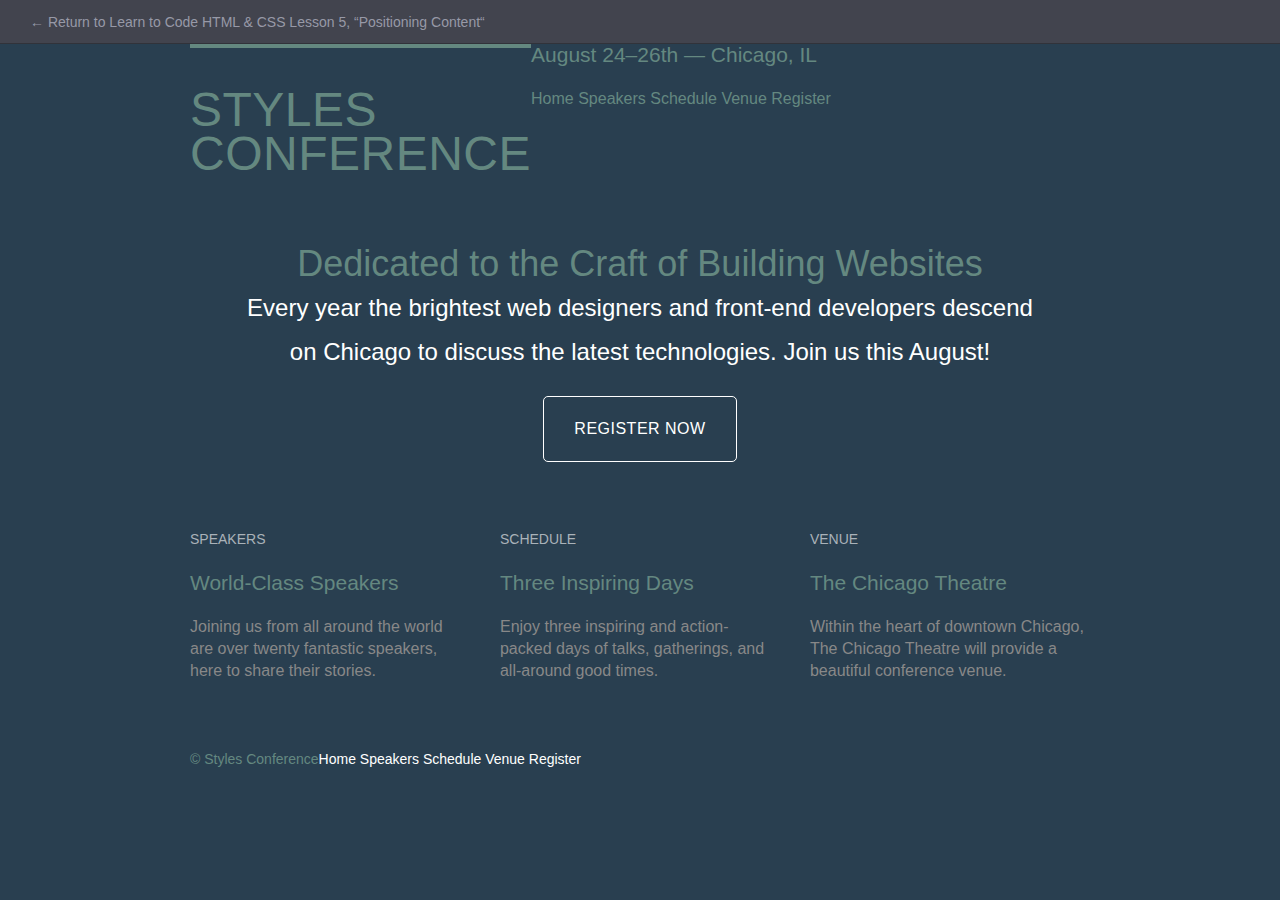
<file: positionSourceCode.html>
<!DOCTYPE html>
<html lang="en">
    <head>
    <meta charset="utf-8">
    <title>Styles Conference</title>
    <link rel="stylesheet" href="assets/stylesheets/main.css">
</head>
<body>

<section class="lesson-link">
<a href="/html-css/positioning-content/">&larr; Return to Learn to Code HTML &amp; CSS Lesson 5, &#8220;<span>Positioning Content</span>&#8220;</a>
<link href="//cloud.typography.com/6623692/607644/css/fonts.css" rel="stylesheet">
<style type="text/css">.lesson-link{background:#42444e;border-bottom:1px solid #31333a;font:14px/24px "Whitney SSm A","Whitney SSm B","Lucida Grande","Lucida Sans",Verdana,Helvetica,Arial,sans-serif;padding:10px 30px 9px 30px;}.lesson-link a{color:#9799a7;text-decoration:none;}.lesson-link a:hover span{color:#fff;}</style>
<script>var _gaq=_gaq||[];_gaq.push(['_setAccount','UA-3738010-2']);_gaq.push(['_trackPageview']);(function(){var ga=document.createElement('script');ga.type='text/javascript';ga.async=true;ga.src=('https:'==document.location.protocol?'https://ssl':'http://www')+'.google-analytics.com/ga.js';var s=document.getElementsByTagName('script')[0];s.parentNode.insertBefore(ga,s)})();</script>
</section>


<header class="container group">
    <h1 class="logo">
        <a href="index.html">Styles <br> Conference</a>
    </h1>
    <h3>August 24&ndash;26th &mdash; Chicago, IL</h3>
    <nav>
        <a href="index.html">Home</a>
        <a href="speakers.html">Speakers</a>
        <a href="schedule.html">Schedule</a>
        <a href="venue.html">Venue</a>
        <a href="register.html">Register</a>
    </nav>
</header>

<section class="hero container">
    <h2>Dedicated to the Craft of Building Websites</h2>
    <p>Every year the brightest web designers and front-end developers descend on Chicago to discuss the latest technologies. Join us this August!</p>
    <a class="btn btn-alt" href="register.html">Register Now</a>
</section>

<section class="grid">

<section class="col-1-3">
    <a href="speakers.html">
    <h5>Speakers</h5>
    <h3>World-Class Speakers</h3>
    </a>
    <p>Joining us from all around the world are over twenty fantastic speakers, here to share their stories.</p>
</section><section class="col-1-3">
<a href="schedule.html">
<h5>Schedule</h5>
<h3>Three Inspiring Days</h3>
</a>
<p>Enjoy three inspiring and action-packed days of talks, gatherings, and all-around good times.</p>
</section><section class="col-1-3">
<a href="venue.html">
<h5>Venue</h5>
<h3>The Chicago Theatre</h3>
</a>
<p>Within the heart of downtown Chicago, The Chicago Theatre will provide a beautiful conference venue.</p>
</section>
</section>

<footer class="primary-footer container group">
<small>&copy; Styles Conference</small>
    <nav>
        <a href="index.html">Home</a>
        <a href="speakers.html">Speakers</a>
        <a href="schedule.html">Schedule</a>
        <a href="venue.html">Venue</a>
        <a href="register.html">Register</a>
    </nav>
</footer>
</body>
</html>
</file>
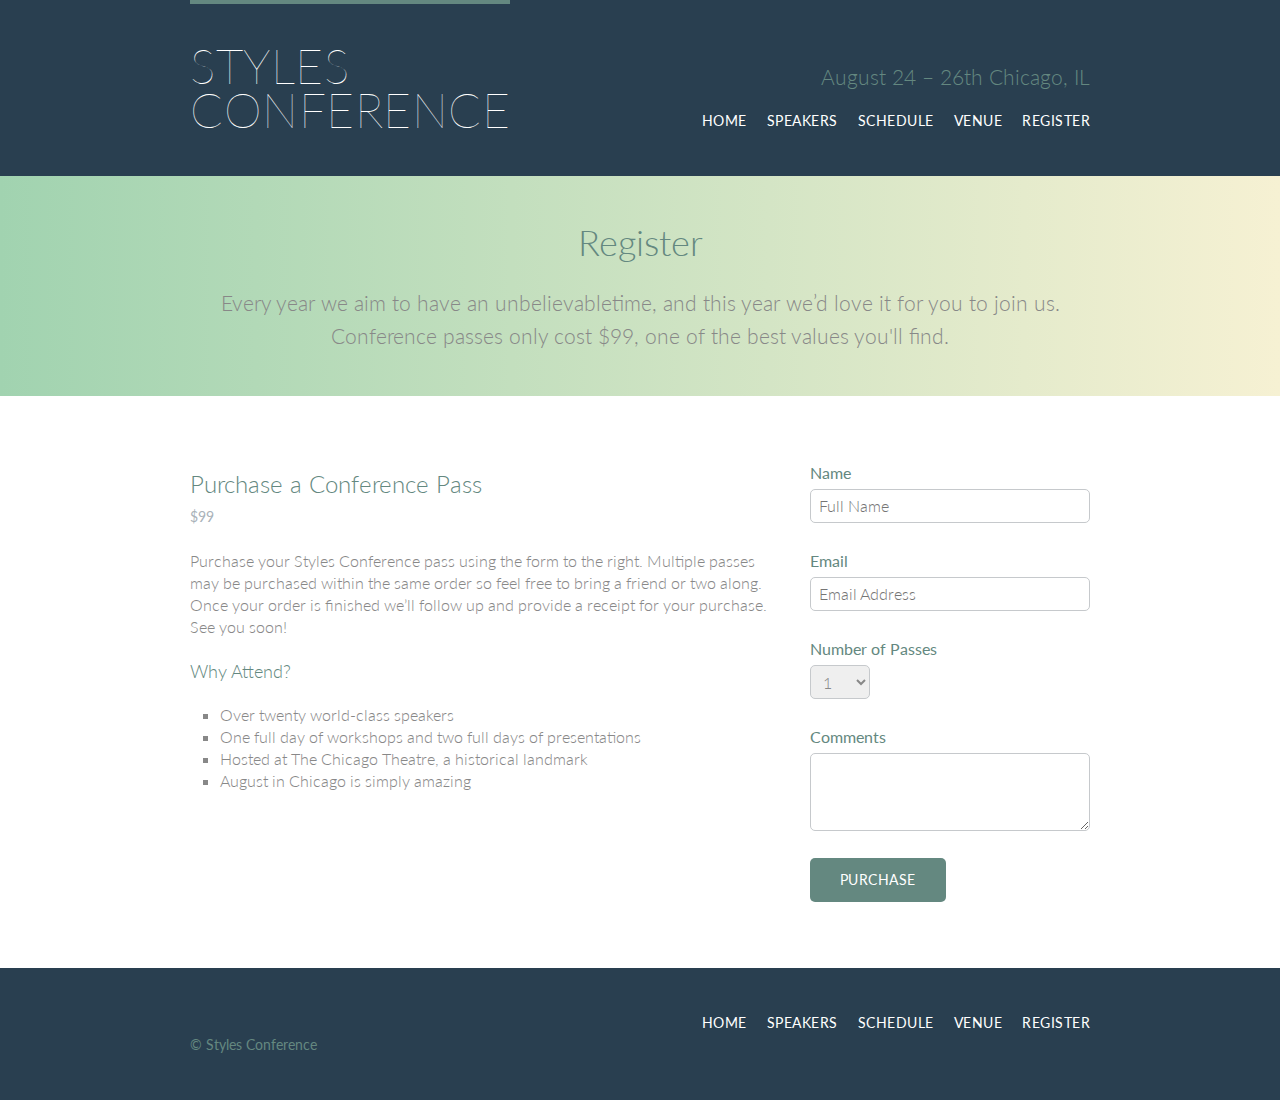
<file: register.html>
<!DOCTYPE html>
<html lang="en">
    <head>
        <meta charset="utf-8">
        <title>Styles Conference</title>
        <link rel="stylesheet" href="assets/stylesheets/main.css">
        <link href="https://fonts.googleapis.com/css?family=Lato:100,300,400" rel="stylesheet">
    </head>
    <body>

      <!-- HEADER -->

    <header class="primary-header container group">

      <h1 class="logo">
        <a href="index.html">Styles <br> Conference</a>
      </h1>

      <h3 class="tagline">August 24 &ndash; 26th Chicago, IL</h3>

      <nav class="nav primary-nav">
        <ul>
          <li><a href="index.html">Home</a></li><!--
       --><li><a href="speakers.html">Speakers</a></li><!--
        --><li><a href="schedule.html">Schedule</a></li><!--
        --><li><a href="venue.html">Venue</a></li><!--
        --><li><a href="register.html">Register</a></li>
        </ul>
      </nav>

    </header>

        <!-- LEAD -->

        <section class="row-alt">
          <div class="lead container">

            <h1>Register</h1>

            <p>Every year we aim to have an unbelievabletime, and this year we&#8217;d love it for you to join us. Conference passes only cost $99, one of the best values you'll find.</p>

          </div><!-- END CONTAINER -->
        </section><!-- END ROW ALT -->

        <!-- MAIN CONTENT  -->
        <section class="row">
          <div class="grid">

            <!-- DETAILS -->

            <section class="col-2-3">

              <h2>Purchase a Conference Pass</h2>
              <h5>$99</h5>

              <p>Purchase your Styles Conference pass using the form to the right. Multiple passes may be purchased within the same order so feel free to bring a friend or two along. Once your order is finished we&#8217;ll follow up and provide a receipt for your purchase. See you soon!</p>

              <h4>Why Attend?</h4>

              <ul class="why-attend">
                <li>Over twenty world-class speakers</li>
                <li>One full day of workshops and two full days of presentations</li>
                <li>Hosted at The Chicago Theatre, a historical landmark</li>
                <li>August in Chicago is simply amazing</li>
              </ul>

          </section><!--

              REGISTRATION FORM

          --><form class="col-1-3" action="#" method="post">

              <fieldset class="register-group">

                <label >
                  Name
                  <input type="text" name="name" placeholder="Full Name" required>
                </label>

                <label>
                  Email
                  <input type="email" name="email" placeholder="Email Address" required>
                </label>

                <label>
                  Number of Passes
                  <select name="quantity" required>
                    <option value="1" selected>1</option>
                    <option value="2">2</option>
                    <option value="3">3</option>
                    <option value="4">4</option>
                    <option value="5">5</option>
                  </select>
                </label>

                <label>
                  Comments
                  <textarea name="comments"></textarea>
                </label>

              </fieldset>

              <input class="btn btn-default" type="submit" name="submit" value="Purchase">

            </form>

        </div><!-- END GRID -->
      </section><!-- END ROW -->


          <!-- FOOTER -->
        <footer class="primary-footer container group">
          <nav class="nav primary-nav">
            <ul>
              <li><a href="index.html">Home</a></li><!--
              --><li><a href="speakers.html">Speakers</a></li><!--
              --><li><a href="schedule.html">Schedule</a></li><!--
              --><li><a href="venue.html">Venue</a></li><!--
              --><li><a href="register.html">Register</a></li>
            </ul>
          </nav>
            <small>&copy Styles Conference</small>
        </footer>
    </body>
</html>
</file>
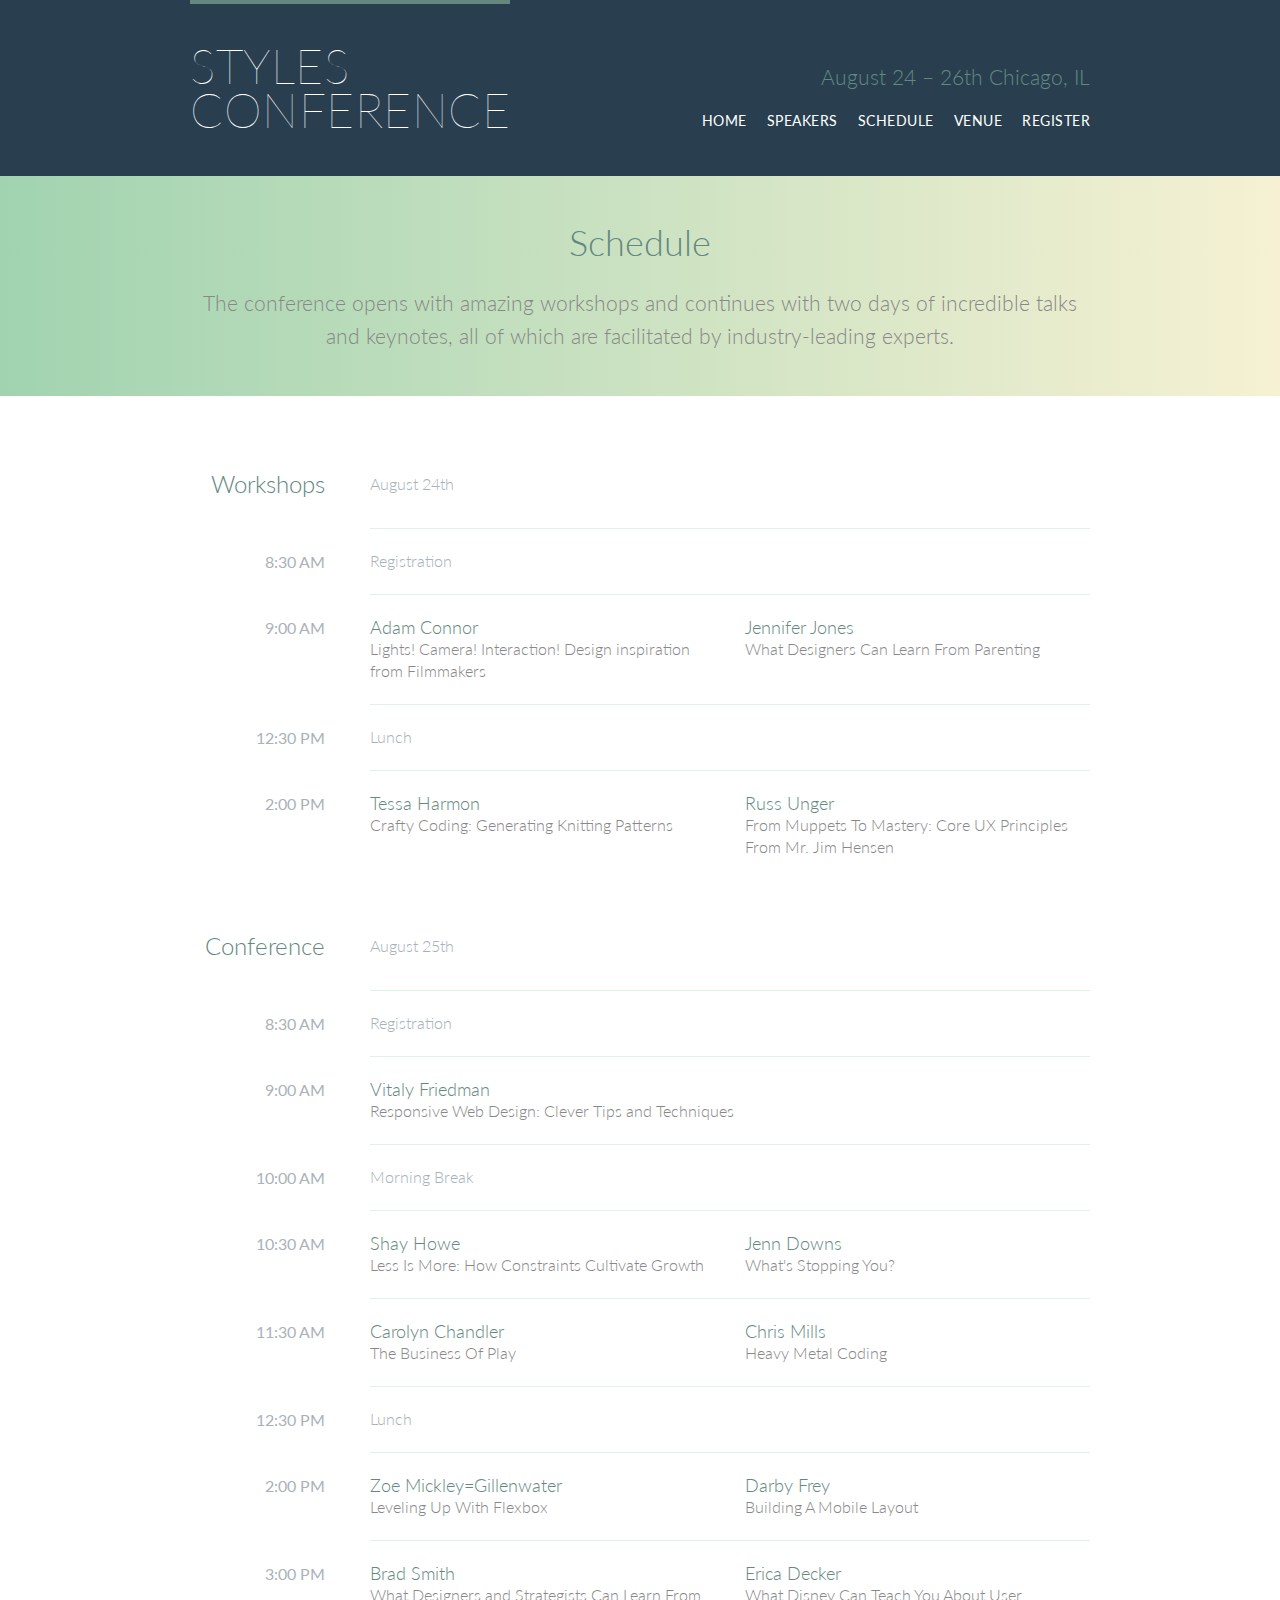
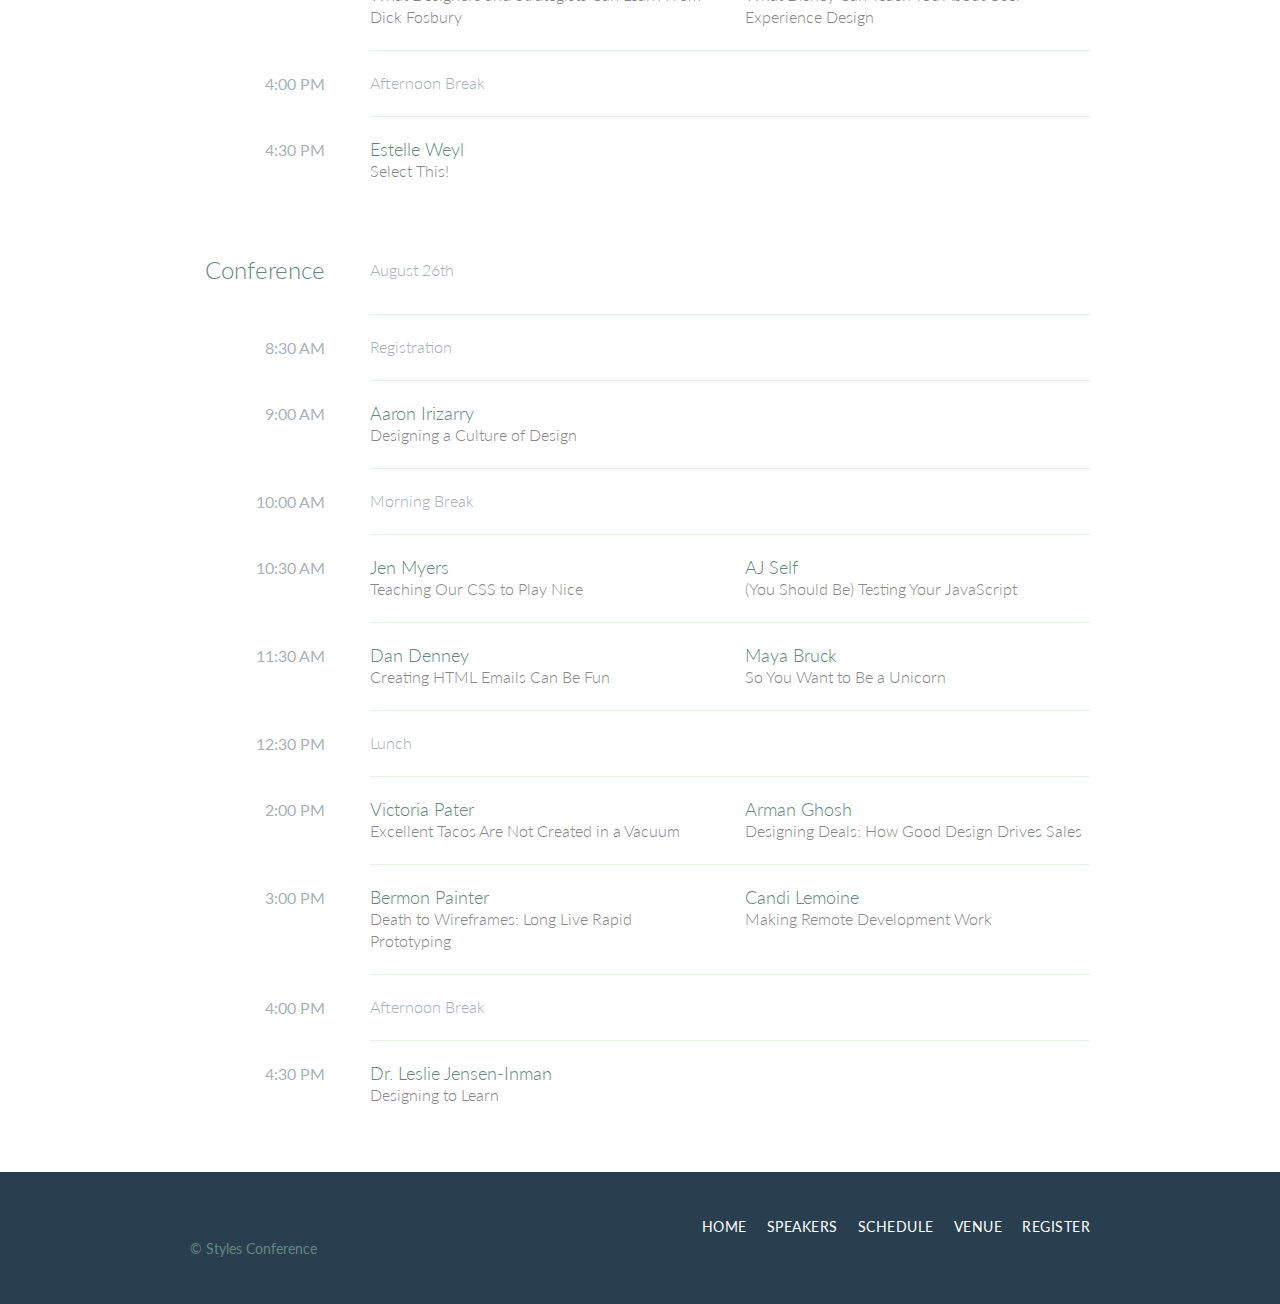
<file: schedule.html>
<!DOCTYPE html>
<html lang="en">
    <head>
        <meta charset="utf-8">
        <title>Styles Conference</title>
        <link rel="stylesheet" href="assets/stylesheets/main.css">
        <link href="https://fonts.googleapis.com/css?family=Lato:100,300,400" rel="stylesheet">
    </head>

    <body>

      <!-- HEADERS -->

    <header class="primary-header container group">

      <h1 class="logo">
        <a href="index.html">Styles <br> Conference</a>
      </h1>

      <h3 class="tagline">August 24 &ndash; 26th Chicago, IL</h3>

      <nav class="nav primary-nav">
        <ul>
          <li><a href="index.html">Home</a></li><!--
       --><li><a href="speakers.html">Speakers</a></li><!--
        --><li><a href="schedule.html">Schedule</a></li><!--
        --><li><a href="venue.html">Venue</a></li><!--
        --><li><a href="register.html">Register</a></li>
       </ul>
      </nav>

    </header>

      <!-- LEAD  -->

    <section class="row-alt">
      <div class="lead container">

        <h1>Schedule</h1>

        <p>The conference opens with amazing workshops and continues with two days of incredible talks and keynotes, all of which are facilitated by industry-leading experts.</p>

      </div><!-- END LEAD CONTAINER -->
    </section><!-- END ROW-ALT -->

    <!-- MAIN CONTENT -->
    <section class="row">
      <div class="container">

          <!-- Workshops -->
        <table>
          <thead>
            <tr>
              <th scope="row">
                Workshops
              </th>
              <td colspan="2" class="schedule-offset">
                August 24th
              </td>
            </tr>
          </thead>
          <tbody>
            <tr>
              <th scope="row">
                <time datetime="08:30:00">8:30 AM</time>
              </th>
              <td colspan="2" class="schedule-offset">
                Registration
              </td>
            </tr>

            <tr>
              <th scope="row">
                <time datetime="09:00:00">9:00 AM</time>
              </th>
              <td>
                <a href="speakers.html#adam-connor">
                  <h4>Adam Connor</h4>
                  Lights! Camera! Interaction! Design inspiration from Filmmakers
                </a>
              </td><!-- END ADAM CONNOR -->
              <td>
                <a href="speakers.html#jennifer-jones">
                  <h4>Jennifer Jones</h4>
                  What Designers Can Learn From Parenting
                </a>
              </td><!-- END Jennifer Jones -->
            </tr><!-- ENDS TABLE ROW -->

            <tr>
              <th scope="row">
                <time datetime="12:30:00">12:30 PM</time>
              </th>
              <td colspan="2" class="schedule-offset">
                Lunch
              </td>
            </tr><!-- END TABLE ROW -->

            <tr>
              <th scope="row">
                <time datetime="14:00">2:00 PM</time>
              </th>
              <td>
              <a href="speakers.html#tessa-harmon">
                <h4>Tessa Harmon</h4>
                Crafty Coding: Generating Knitting Patterns
              </a>
            </td>
            <td>
              <a href="speakers.html#russ-unger">
                <h4>Russ Unger</h4>
                From Muppets To Mastery: Core UX Principles From Mr. Jim Hensen
              </a>
            </td>
          </tr><!-- End TABLE ROW -->
        </tbody>
      </table>

        <!-- CONFERENCE day 1 -->
      <table>
      <thead>
        <tr>
          <th scope="row">
            Conference
          </th>
          <td class="schedule-offset" colspan="2">
            August 25th
          </td>
        </tr><!-- END TABLE ROW -->
      </thead>
      <tbody>
        <tr>
          <th scope="row">
            <time datetime="08:30:00">8:30 AM</time>
          </th>
          <td class="schedule-offset" colspan="2">
            Registration
          </td>
        </tr><!-- END TABLE ROW -->

        <tr>
          <th scope="row">
            <time datetime="09:00:00">9:00 AM</time>
          </th>
          <td colspan="2">
            <a href="speakers.html#vitaly-friedman">
              <h4>Vitaly Friedman</h4>
              Responsive Web Design: Clever Tips and Techniques
            </a>
          </td><!-- END VITALY FRIEDMAN -->
        </tr><!-- END TABLE ROW -->

        <tr>
          <th scope="row">
            <time datetime="10:00:00">10:00 AM</time>
          </th>
          <td class="schedule-offset" colspan="2">
            Morning Break
          </td>
        </tr><!-- END TABLE ROW -->

        <tr>
          <th scope="row">
            <time datetime="10:30:00">10:30 AM</time>
          </th>
          <td>
            <a href="speakers.html#shay-howe">
              <h4>Shay Howe</h4>
              Less Is More: How Constraints Cultivate Growth
            </a>
          </td><!-- END SHAY HOWE -->
          <td>
            <a href="speakers.html#jenn-downs">
              <h4>Jenn Downs</h4>
              What's Stopping You?
            </a>
          </td><!-- END JENN DOWNS -->
        </tr><!-- END TABLE ROW -->

        <tr>
          <th scope="row">
            <time datetime="11:30:00">11:30 AM</time>
          </th>
          <td>
            <a href="speakers.html#carolyn-chandler">
              <h4>Carolyn Chandler</h4>
              The Business Of Play
            </a>
          </td><!-- END CAROLYN CHANDLER -->
          <td>
            <a href="speakers.html#chris-mills">
              <h4>Chris Mills</h4>
              Heavy Metal Coding
            </a>
          </td><!-- END CHRIS MILLS -->
        </tr><!-- END TABLE ROW -->

        <tr>
          <th scope="row">
            <time datetime="12:30:00">12:30 PM</time>
          </th>
          <td class="schedule-offset" colspan="2">
            Lunch
          </td>
        </tr><!-- END TABLE ROW -->

        <tr>
          <th scope="row">
            <time datetime="14:00:00">2:00 PM</time>
          </th>
          <td>
            <a href="speakers.html#zoe-mickley-gillenwater">
              <h4>Zoe Mickley=Gillenwater</h4>
              Leveling Up With Flexbox
            </a>
          </td><!-- END ZOE MICKLEY-GILLENWATER -->
          <td>
            <a href="speakers.html#darby-frey">
              <h4>Darby Frey</h4>
              Building A Mobile Layout
            </a>
          </td><!-- END DARBY FREY -->
        </tr><!-- END TABLE ROW -->

        <tr>
          <th scope="row">
            <time datetime="15:00:00">3:00 PM</time>
          </th>
          <td>
            <a href="speakers.html#brad-smith">
              <h4>Brad Smith</h4>
              What Designers and Strategists Can Learn From Dick Fosbury
            </a>
          </td><!-- END BRAD SMITH -->
          <td>
            <a href="speakers.html#erica-decker">
              <h4>Erica Decker</h4>
              What Disney Can Teach You About User Experience Design
            </a>
          </td><!-- END ERICA DECKER -->
        </tr><!-- END TABLE ROW -->

        <tr>
          <th scope="row">
            <time datetime="16:00:00">4:00 PM</time>
          </th>
          <td class="schedule-offset" colspan="2">
            Afternoon Break
          </td>
        </tr><!-- END TABLE ROW -->

        <tr>
          <th scope="row">
            <time datetime="16:30:00">4:30 PM</time>
          </th>
          <td colspan="2">
            <a href="speakers.html#estelle-weyl">
              <h4>Estelle Weyl</h4>
              Select This!
            </a>
          </td><!-- END ESTELLE WEYL -->
        </tr><!-- END TABLE ROW -->
       </tbody>
     </table><!-- END TABLE-CONFERENCE -->

     <!-- CONFERENCE DAY 2 -->
     <table>
       <thead>
         <tr>
           <th scope="row">
             Conference
           </th>
           <td class="schedule-offset" colspan="2">
             August 26th
           </td>
         </tr>
       </thead>
       <tbody>
         <tr>
           <th scope="row">
             <time datetime="08:30:00">8:30 AM</time>
           </th>
           <td class="schedule-offset" colspan="2">
             Registration
           </td>
         </tr>
         <tr>
           <th scope="row">
             <time datetime="09:00:00">9:00 AM</time>
           </th>
           <td colspan="2">
             <a href="speakers.html#aaron-irizarry">
               <h4>Aaron Irizarry</h4>
               Designing a Culture of Design
             </a>
           </td>
         </tr>
         <tr>
           <th scope="row">
             <time datetime="10:00:00">10:00 AM</time>
           </th>
           <td class="schedule-offset" colspan="2">
             Morning Break
           </td>
         </tr>
         <tr>
           <th scope="row">
             <time datetime="10:30:00">10:30 AM</time>
           </th>
           <td>
             <a href="speakers.html#jen-myers">
               <h4>Jen Myers</h4>
               Teaching Our CSS to Play Nice
             </a>
           </td>
           <td>
             <a href="speakers.html#aj-self">
               <h4>AJ Self</h4>
               (You Should Be) Testing Your JavaScript
             </a>
           </td>
         </tr>
         <tr>
           <th scope="row">
             <time datetime="11:30:00">11:30 AM</time>
           </th>
           <td>
             <a href="speakers.html#dan-denney">
               <h4>Dan Denney</h4>
               Creating HTML Emails Can Be Fun
             </a>
           </td>
           <td>
             <a href="speakers.html#maya-bruck">
               <h4>Maya Bruck</h4>
               So You Want to Be a Unicorn
             </a>
           </td>
         </tr>
         <tr>
           <th scope="row">
             <time datetime="12:30:00">12:30 PM</time>
           </th>
           <td class="schedule-offset" colspan="2">
             Lunch
           </td>
         </tr>
         <tr>
           <th scope="row">
             <time datetime="14:00">2:00 PM</time>
           </th>
           <td>
             <a href="speakers.html#victoria-pater">
               <h4>Victoria Pater</h4>
               Excellent Tacos Are Not Created in a Vacuum
             </a>
           </td>
           <td>
             <a href="speakers.html#arman-ghosh">
               <h4>Arman Ghosh</h4>
               Designing Deals: How Good Design Drives Sales
             </a>
           </td>
         </tr>
         <tr>
           <th scope="row">
             <time datetime="15:00:00">3:00 PM</time>
           </th>
           <td>
             <a href="speakers.html#bermon-painter">
               <h4>Bermon Painter</h4>
               Death to Wireframes: Long Live Rapid Prototyping
             </a>
           </td>
           <td>
             <a href="speakers.html#candi-lemoine">
               <h4>Candi Lemoine</h4>
               Making Remote Development Work
             </a>
           </td>
         </tr>
         <tr>
           <th scope="row">
             <time datetime="16:00:00">4:00 PM</time>
           </th>
           <td class="schedule-offset" colspan="2">
             Afternoon Break
           </td>
         </tr>
         <tr>
           <th scope="row">
             <time datetime="16:30:00">4:30 PM</time>
           </th>
           <td colspan="2">
             <a href="speakers.html#leslie-jensen-inman">
               <h4>Dr. Leslie Jensen-Inman</h4>
               Designing to Learn
             </a>
           </td>
         </tr>
       </tbody>
     </table>


      </div><!-- END CONTAINER -->
    </section><!-- END ROW -->


    <!-- FOOTER -->

        <footer class="primary-footer container group">
          <nav class="nav primary-nav">
            <ul>
              <li><a href="index.html">Home</a></li><!--
              --><li><a href="speakers.html">Speakers</a></li><!--
              --><li><a href="schedule.html">Schedule</a></li><!--
              --><li><a href="venue.html">Venue</a></li><!--
              --><li><a href="register.html">Register</a></li>
            </ul>
          </nav>
            <small>&copy Styles Conference</small>
        </footer>
    </body>
</html>
</file>
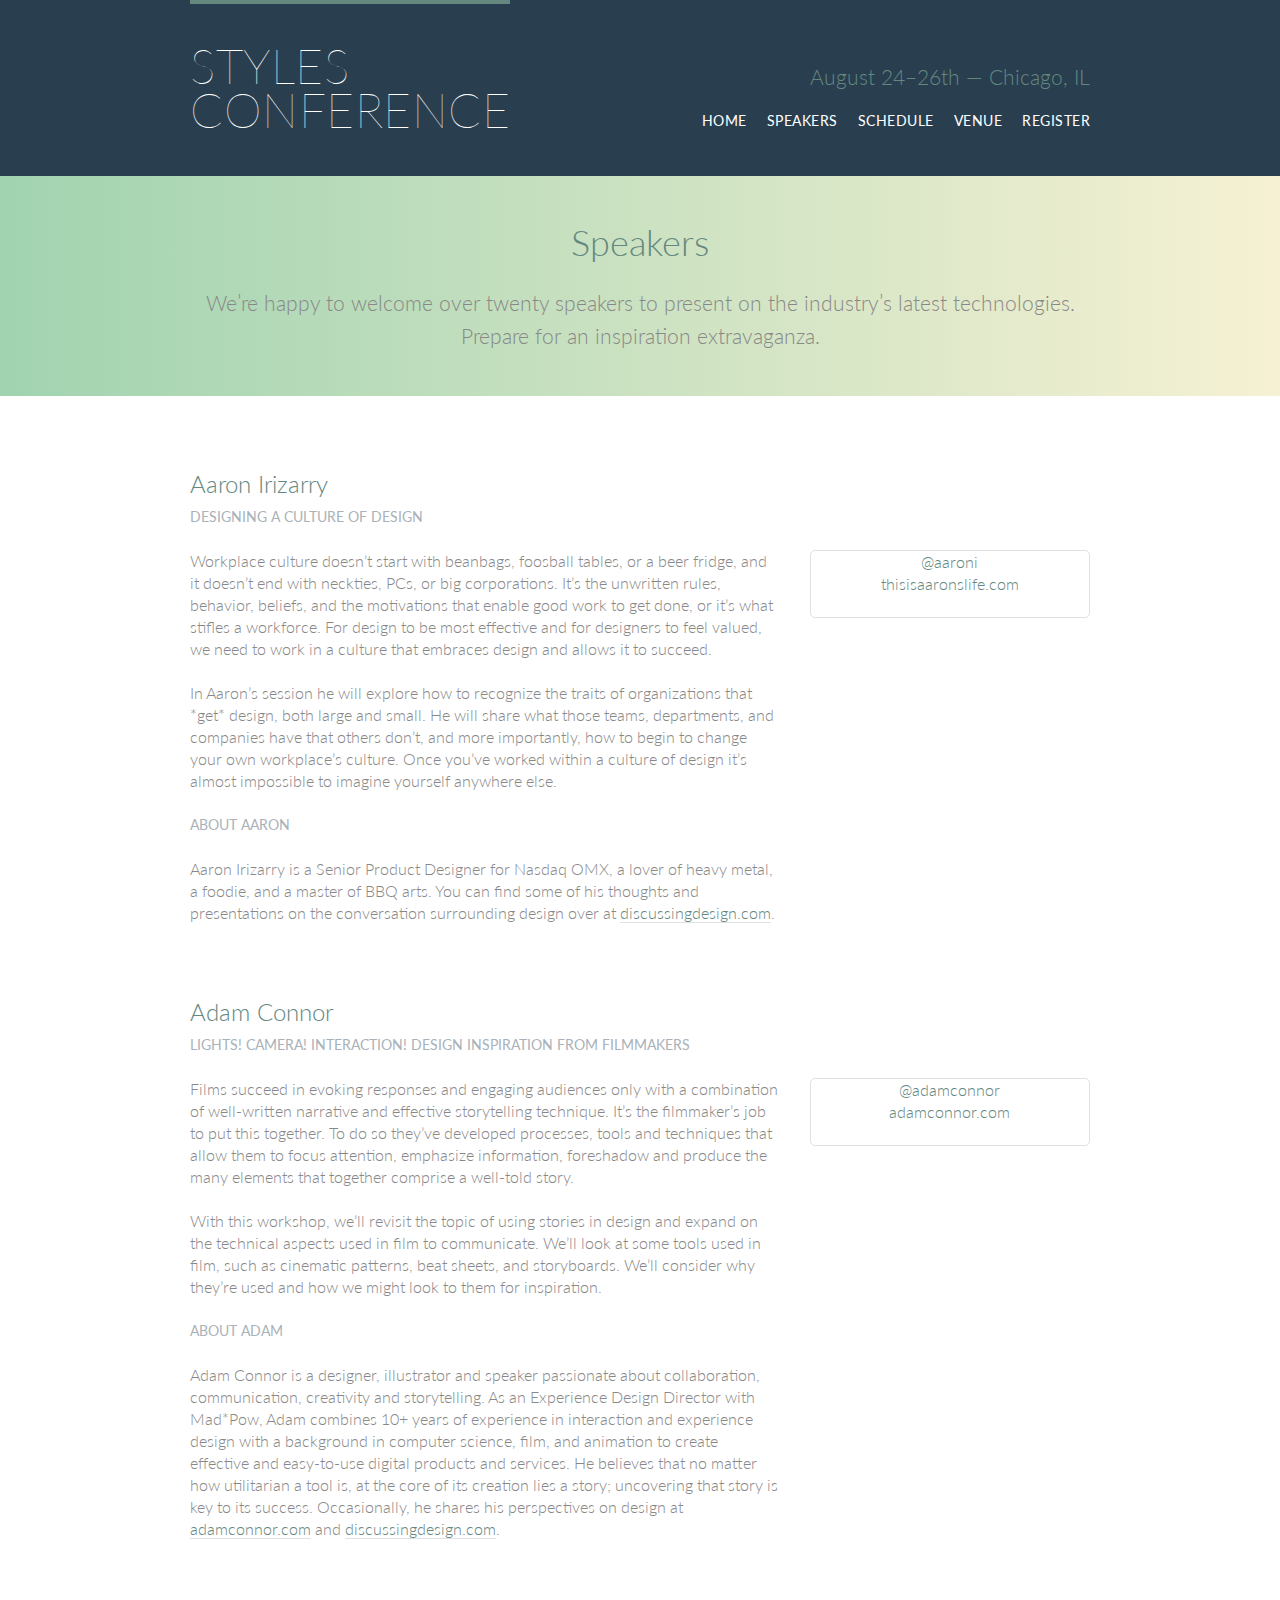
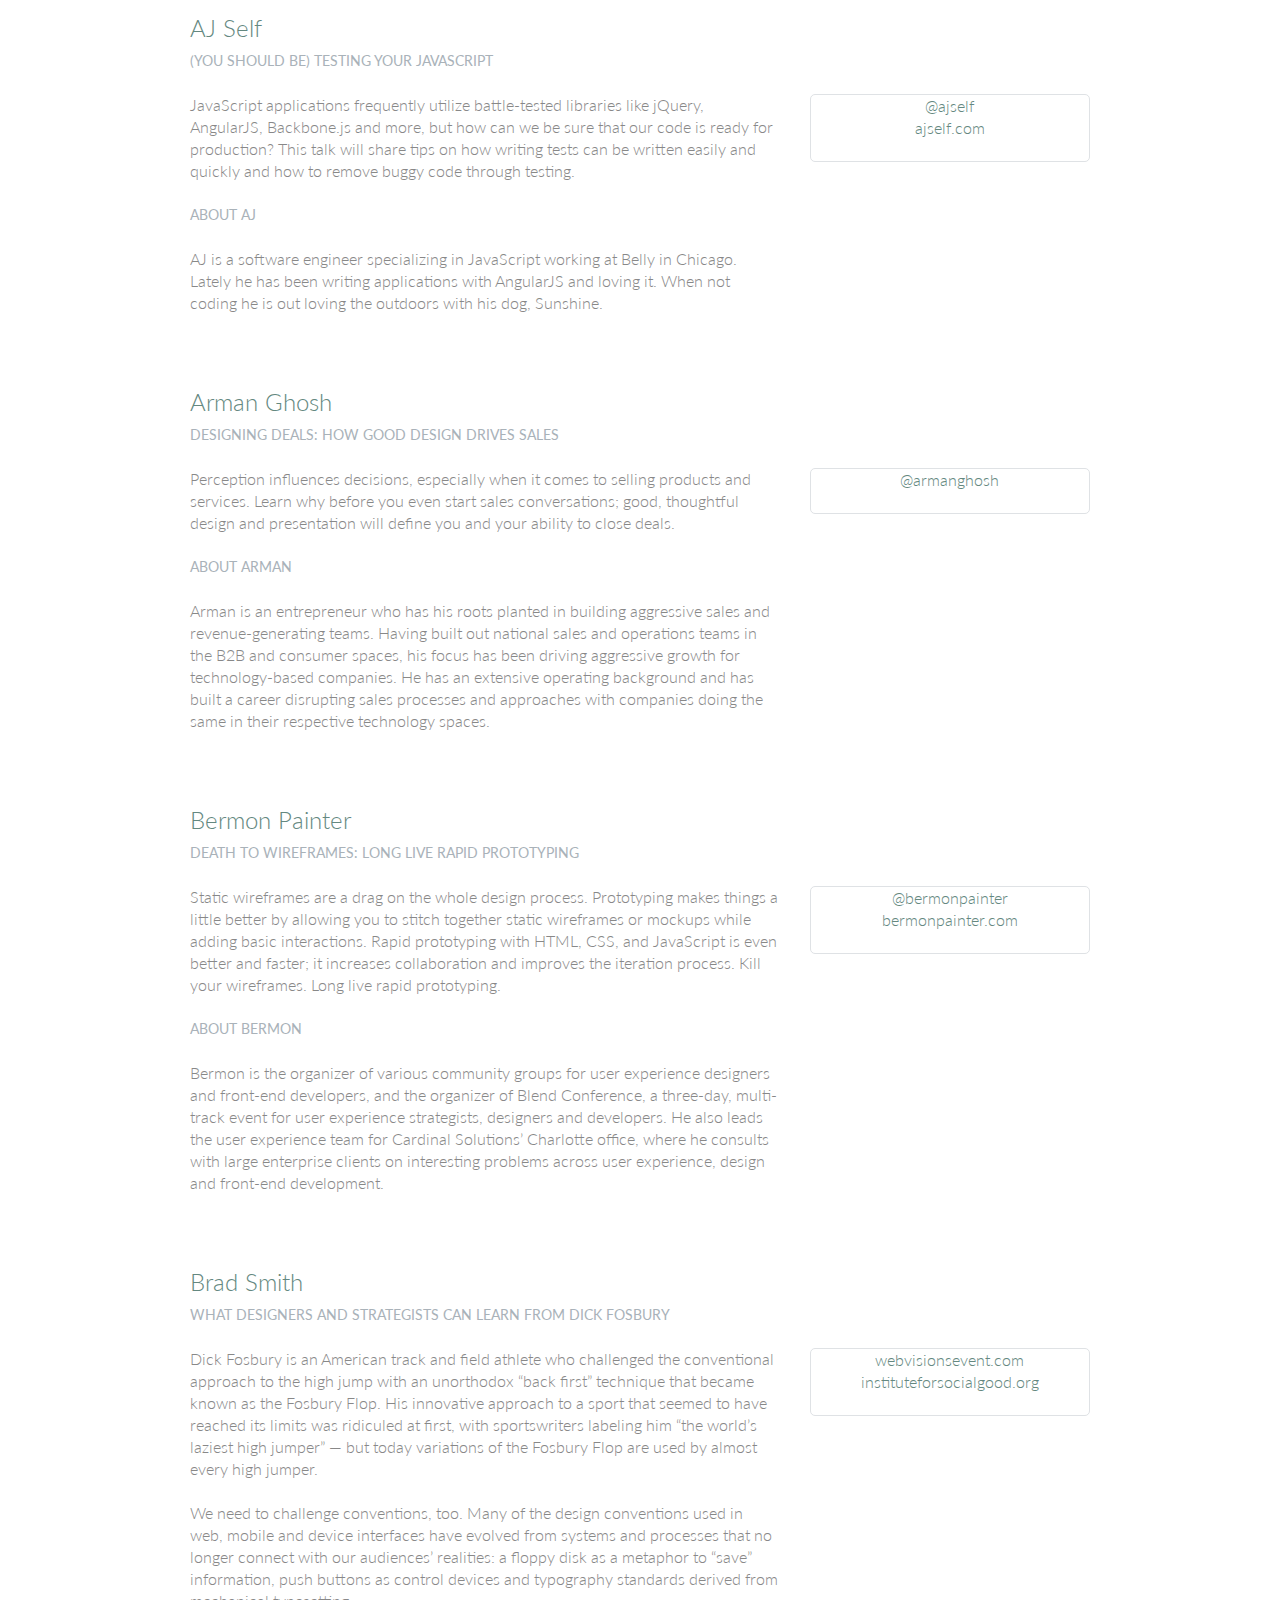
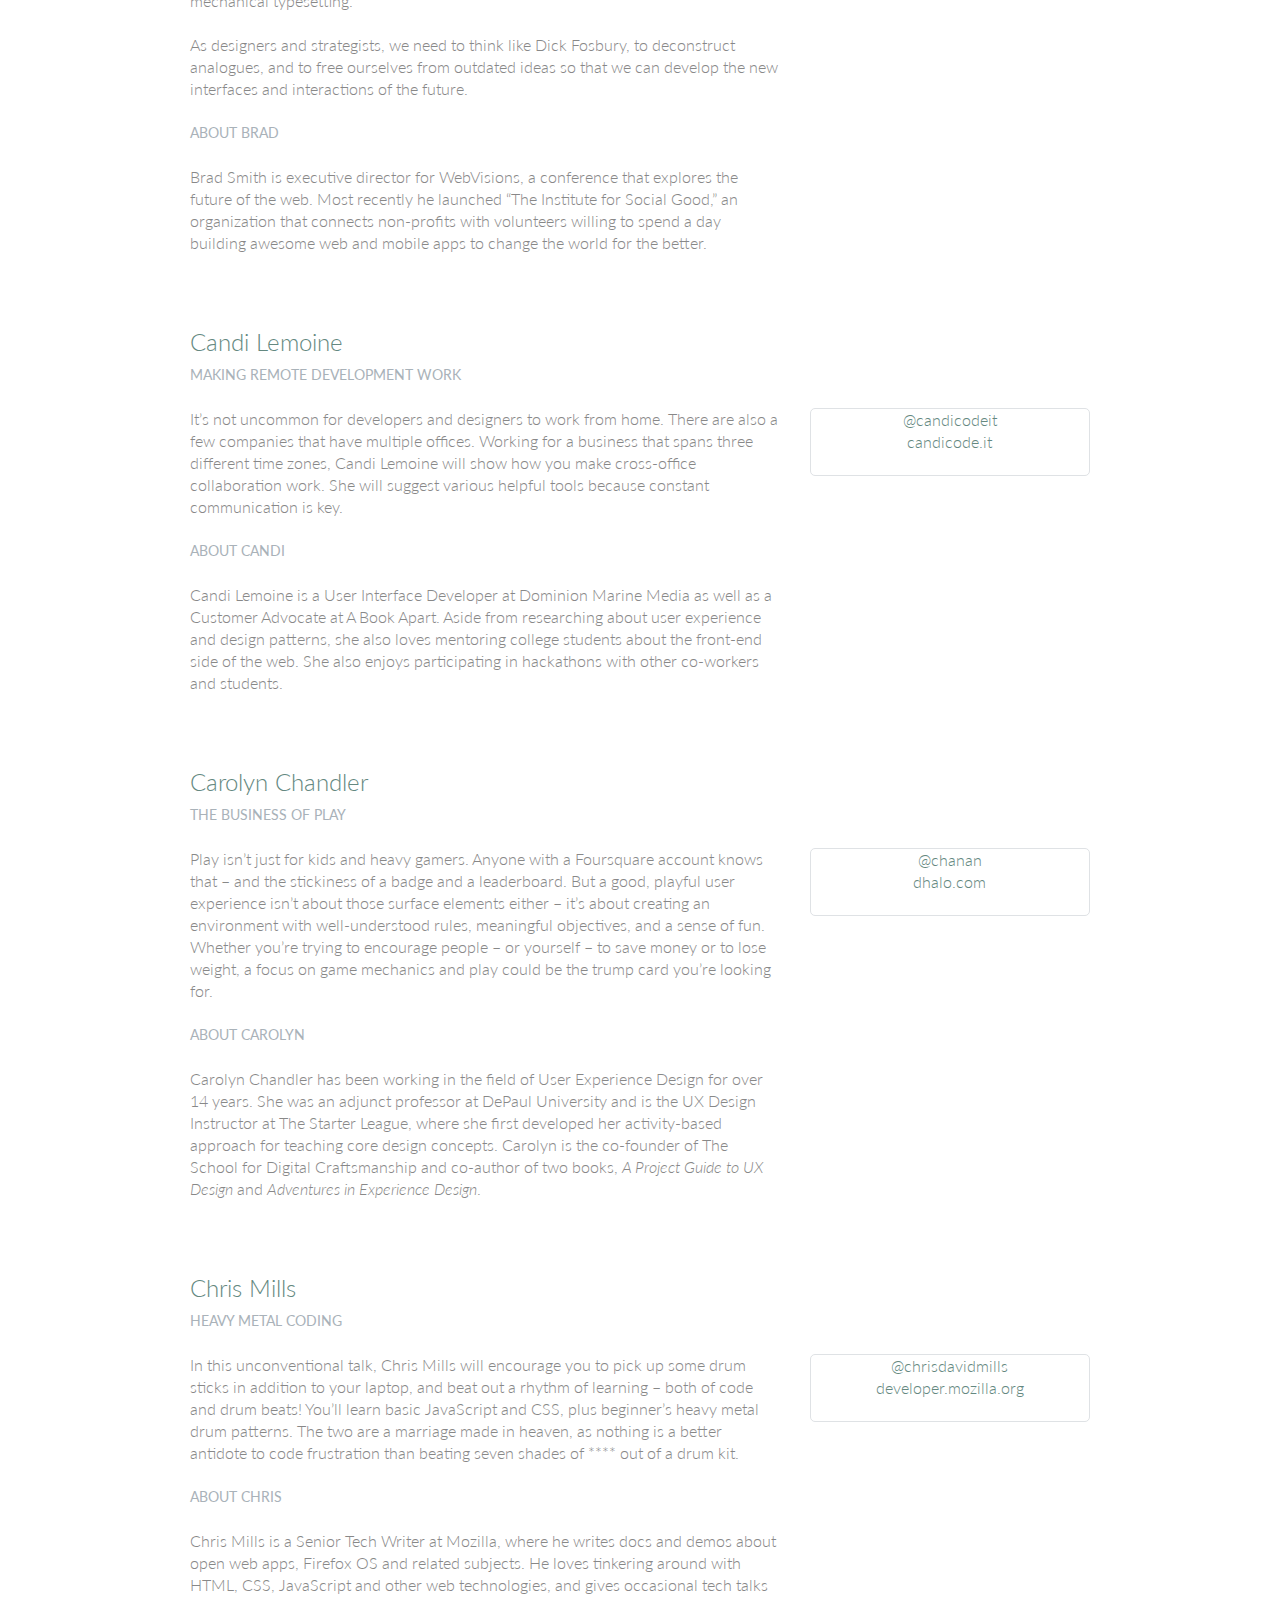
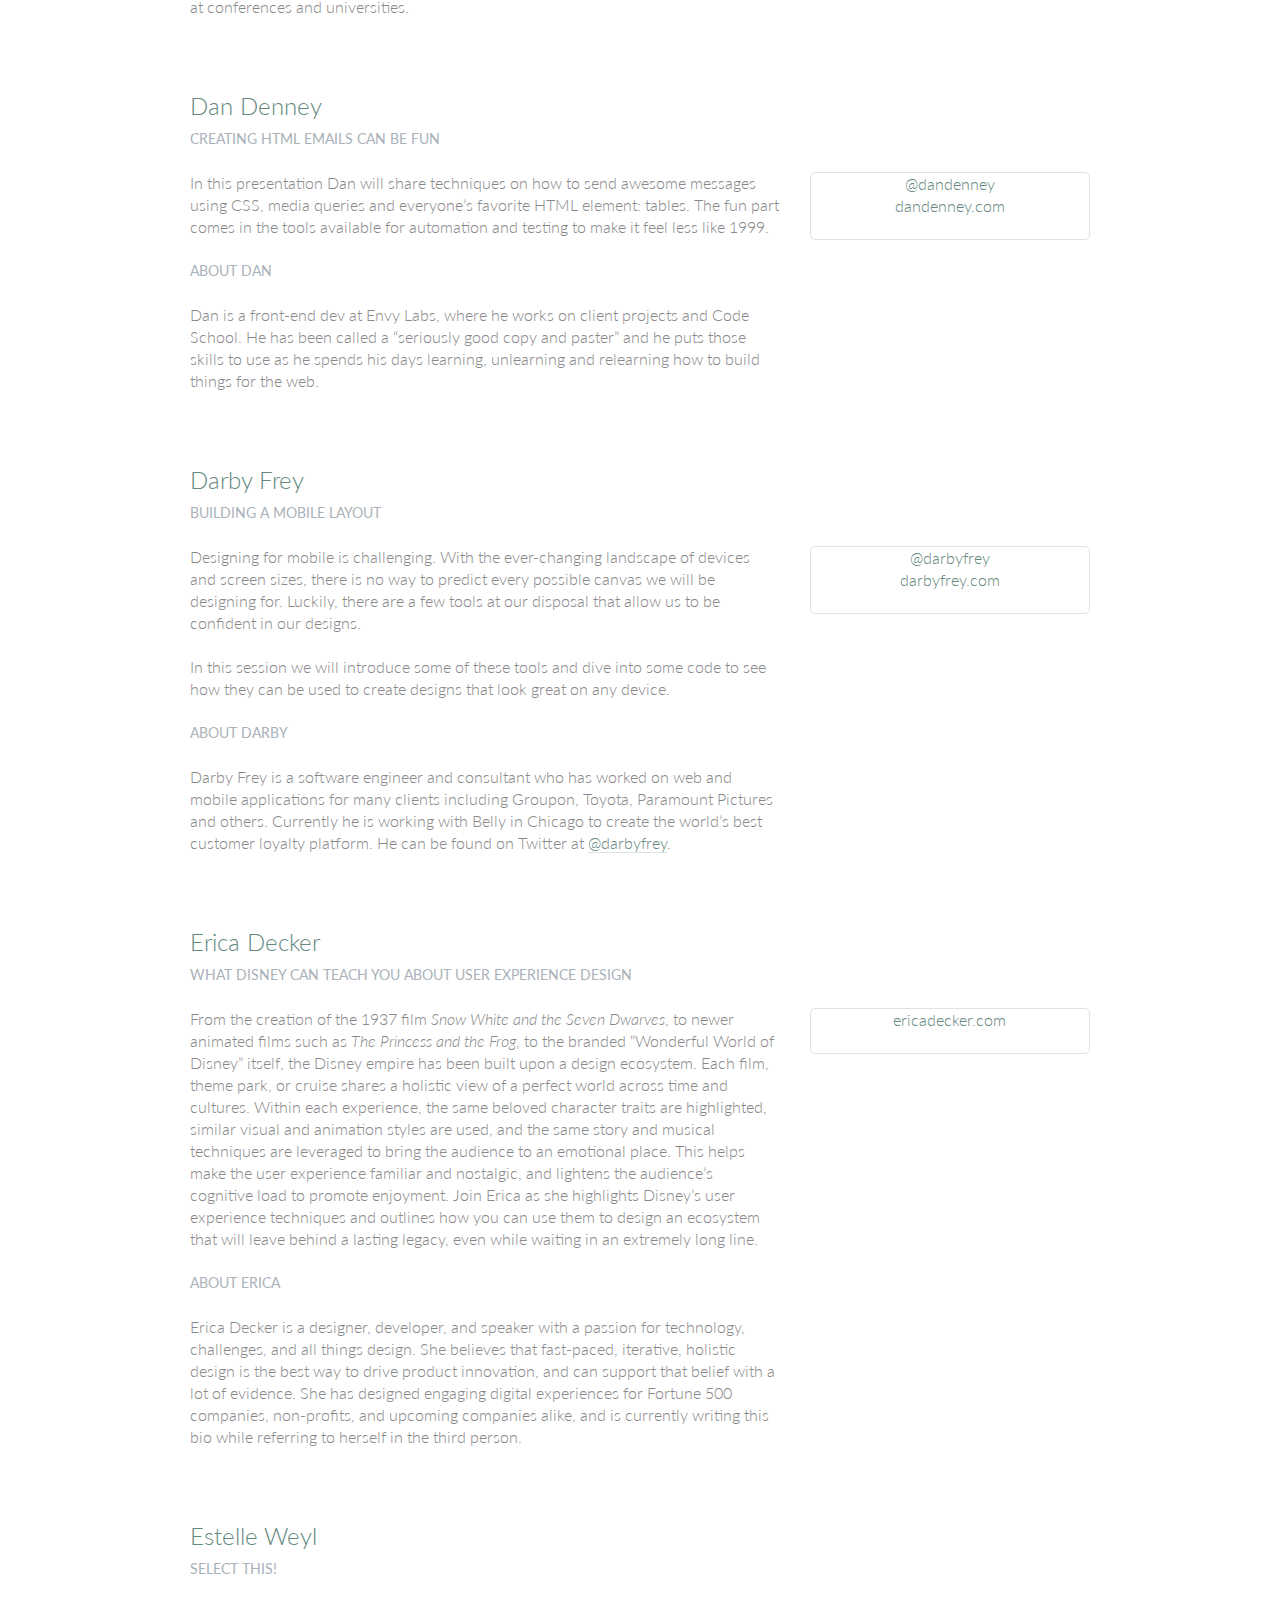
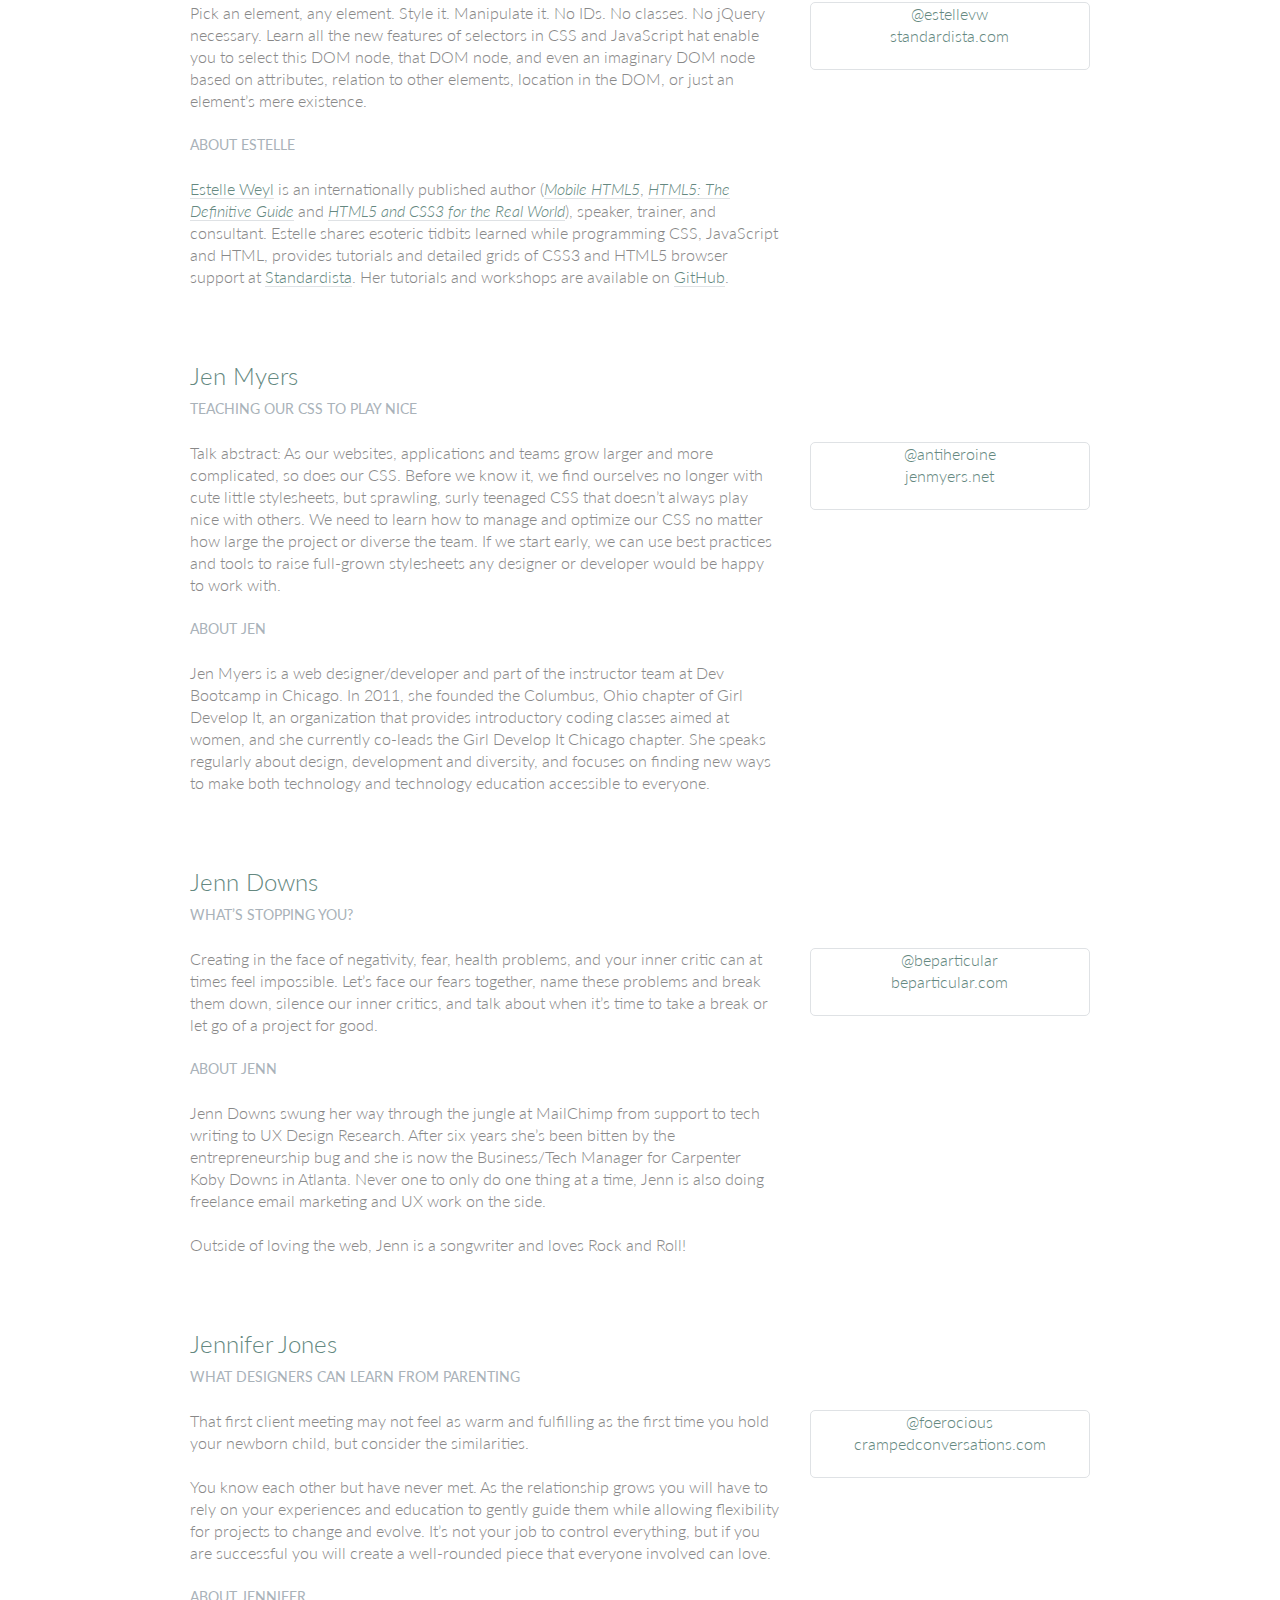
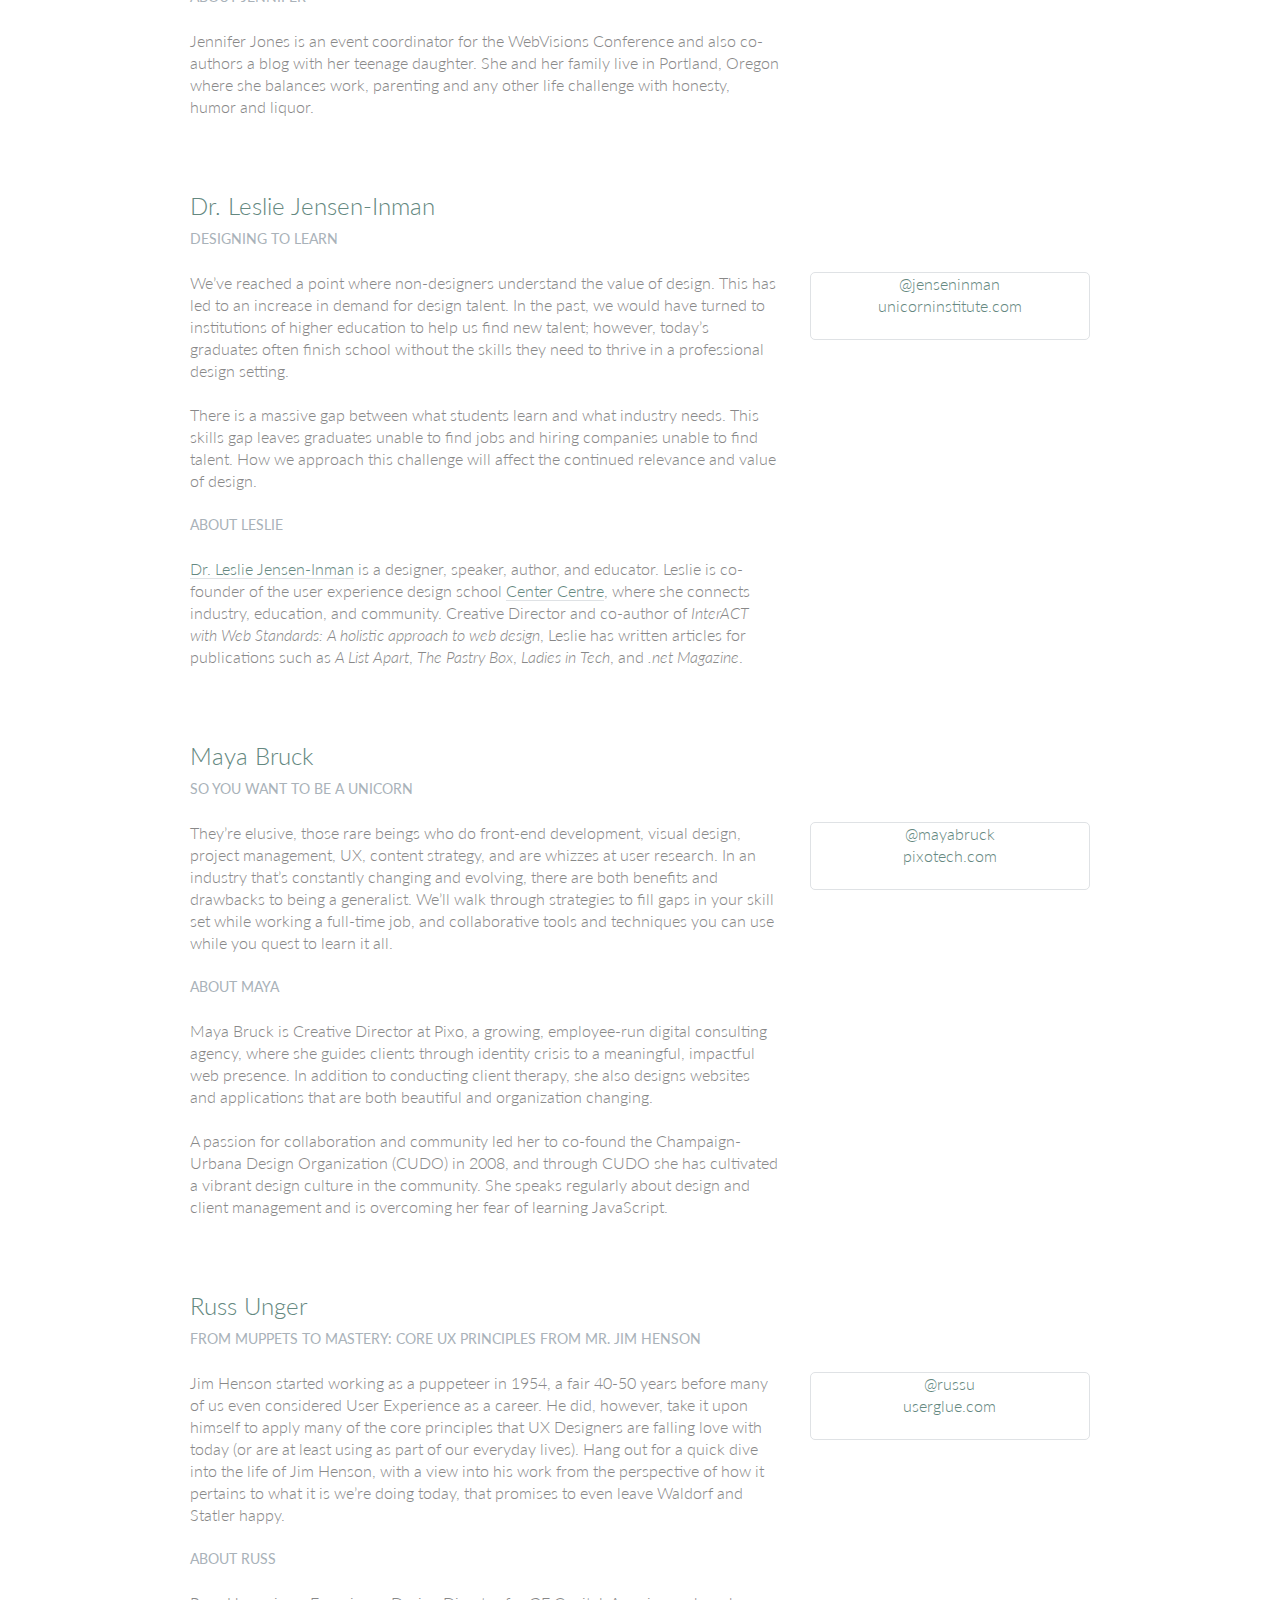
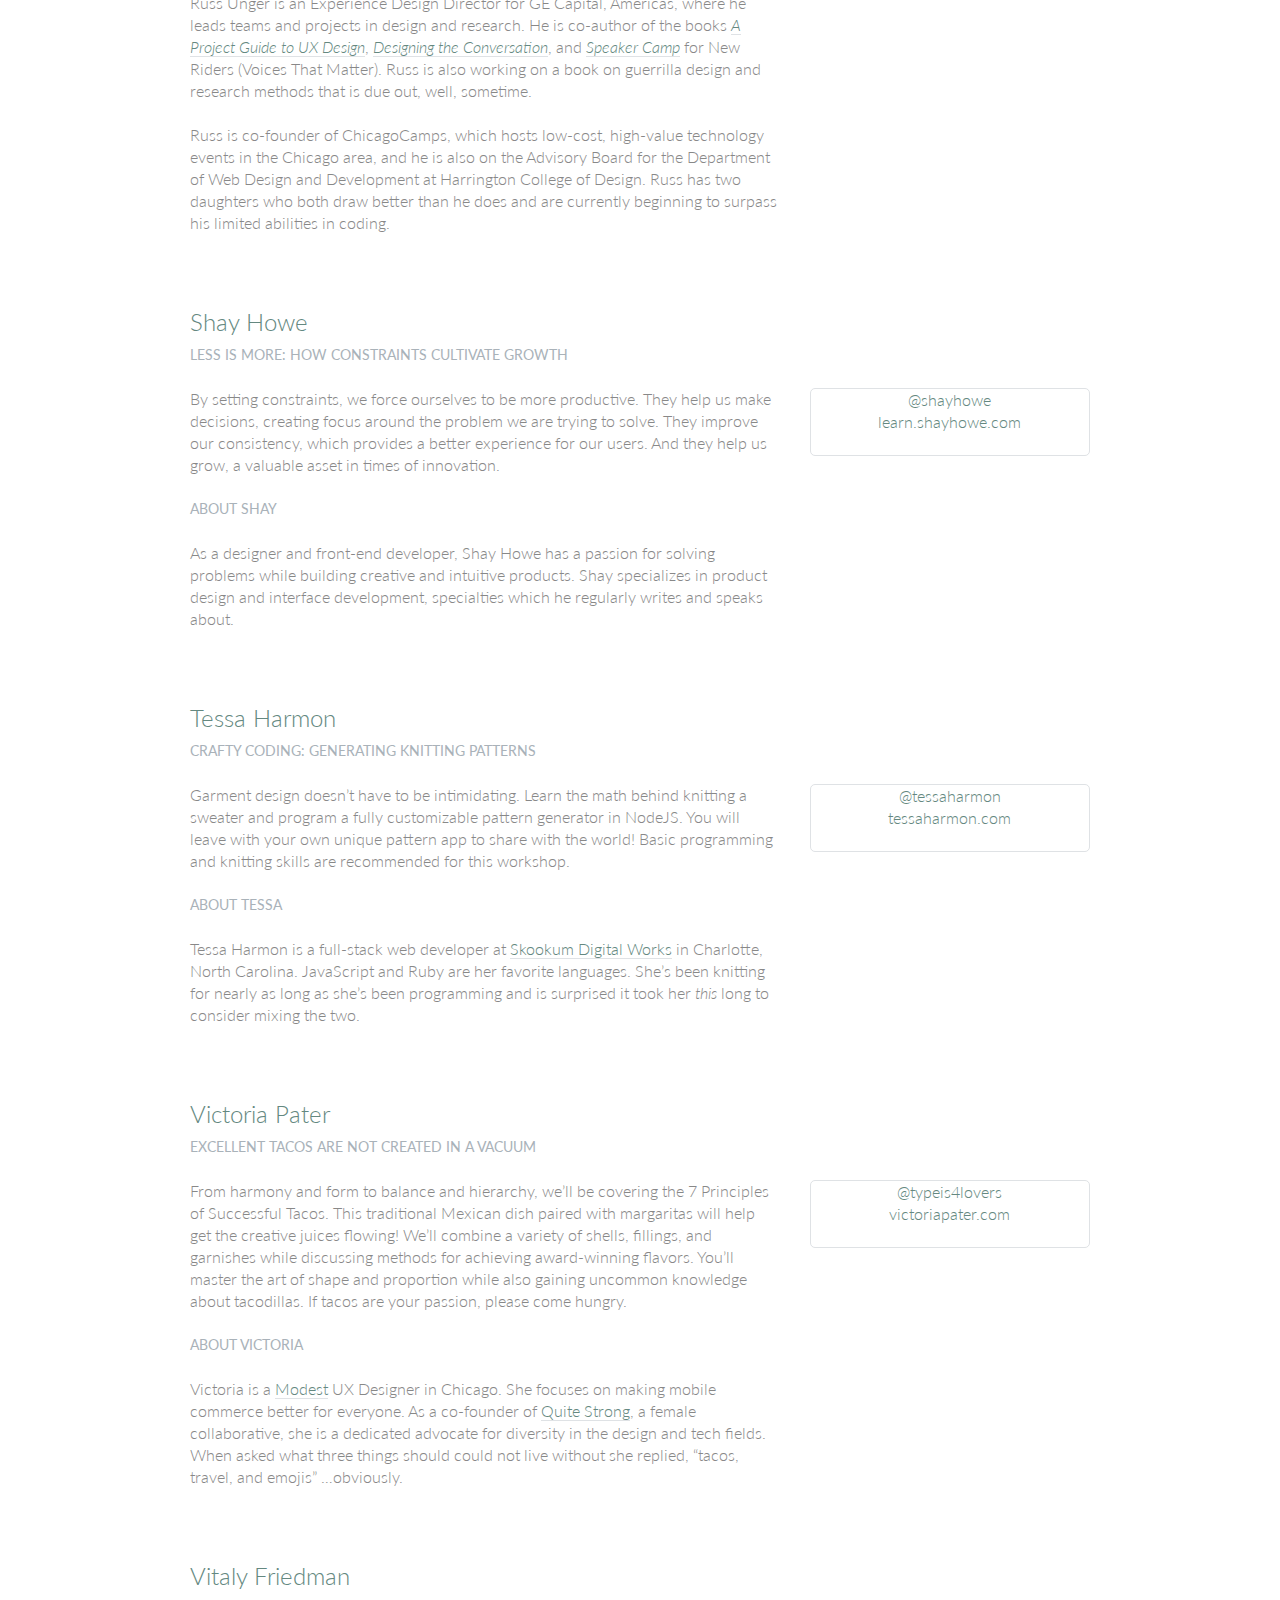
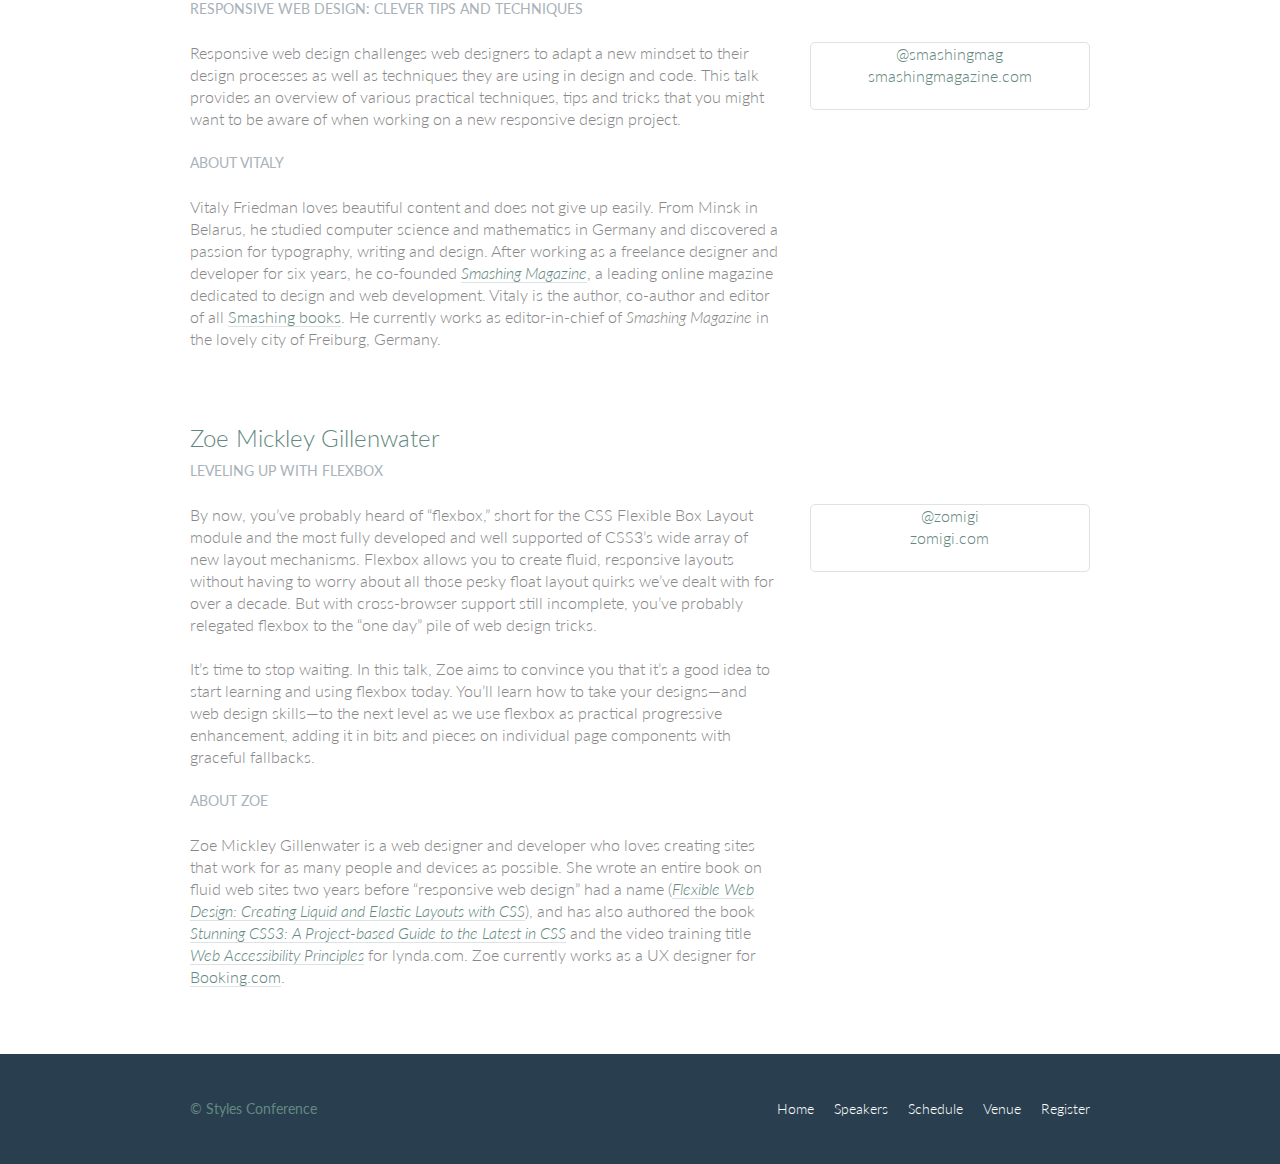
<file: Speakers-StyleConference.html>
<!DOCTYPE html>
<html lang="en">

  <head>
    <meta charset="utf-8">
    <title>Speakers - Styles Conference</title>
    <link rel="stylesheet" href="assets/stylesheets/main.css">
    <link rel="stylesheet" href="http://fonts.googleapis.com/css?family=Lato:100,300,400">
  </head>

  <body>
 
    <!-- Header -->

    <header class="primary-header container group">

      <h1 class="logo">
        <a href="index.html">Styles <br> Conference</a>
      </h1>

      <h3 class="tagline">August 24&ndash;26th &mdash; Chicago, IL</h3>

      <nav class="nav primary-nav">
        <ul>
          <li><a href="index.html">Home</a></li><!--
          --><li><a href="speakers.html">Speakers</a></li><!--
          --><li><a href="schedule.html">Schedule</a></li><!--
          --><li><a href="venue.html">Venue</a></li><!--
          --><li><a href="register.html">Register</a></li>
        </ul>
      </nav>

    </header>

    <!-- Lead -->

    <section class="row-alt">
      <div class="lead container">

        <h1>Speakers</h1>

        <p>We&#8217;re happy to welcome over twenty speakers to present on the industry&#8217;s latest technologies. Prepare for an inspiration extravaganza.</p>

      </div>
    </section>

    <!-- Main content -->

    <section class="row">
      <div class="grid">

        <!-- Aaron Irizarry -->

        <section class="speaker" id="aaron-irizarry">

          <div class="col-2-3">

            <h2>Aaron Irizarry</h2>
            <h5>Designing a Culture of Design</h5>

            <p>Workplace culture doesn&#8217;t start with beanbags, foosball tables, or a beer fridge, and it doesn&#8217;t end with neckties, PCs, or big corporations. It&#8217;s the unwritten rules, behavior, beliefs, and the motivations that enable good work to get done, or it&#8217;s what stifles a workforce. For design to be most effective and for designers to feel valued, we need to work in a culture that embraces design and allows it to succeed.</p>

            <p>In Aaron&#8217;s session he will explore how to recognize the traits of organizations that *get* design, both large and small. He will share what those teams, departments, and companies have that others don&#8217;t, and more importantly, how to begin to change your own workplace&#8217;s culture. Once you&#8217;ve worked within a culture of design it&#8217;s almost impossible to imagine yourself anywhere else.</p>

            <h5>About Aaron</h5>

            <p>Aaron Irizarry is a Senior Product Designer for Nasdaq OMX, a lover of heavy metal, a foodie, and a master of BBQ arts. You can find some of his thoughts and presentations on the conversation surrounding design over at <a href="http://www.discussingdesign.com/">discussingdesign.com</a>.</p>

          </div><!--

          --><aside class="col-1-3">
            <div class="speaker-info">

              <ul>
                <li><a href="https://twitter.com/aaroni">@aaroni</a></li>
                <li><a href="http://www.thisisaaronslife.com/">thisisaaronslife.com</a></li>
              </ul>

            </div>
          </aside>

        </section>

        <!-- Adam Connor -->

        <section class="speaker" id="adam-connor">

          <div class="col-2-3">

            <h2>Adam Connor</h2>
            <h5>Lights! Camera! Interaction! Design Inspiration from Filmmakers</h5>

            <p>Films succeed in evoking responses and engaging audiences only with a combination of well-written narrative and effective storytelling technique. It&#8217;s the filmmaker&#8217;s job to put this together. To do so they&#8217;ve developed processes, tools and techniques that allow them to focus attention, emphasize information, foreshadow and produce the many elements that together comprise a well-told story.</p>

            <p>With this workshop, we&#8217;ll revisit the topic of using stories in design and expand on the technical aspects used in film to communicate. We&#8217;ll look at some tools used in film, such as cinematic patterns, beat sheets, and storyboards. We&#8217;ll consider why they&#8217;re used and how we might look to them for inspiration.</p>

            <h5>About Adam</h5>

            <p>Adam Connor is a designer, illustrator and speaker passionate about collaboration, communication, creativity and storytelling. As an Experience Design Director with Mad*Pow, Adam combines 10+ years of experience in interaction and experience design with a background in computer science, film, and animation to create effective and easy-to-use digital products and services. He believes that no matter how utilitarian a tool is, at the core of its creation lies a story; uncovering that story is key to its success. Occasionally, he shares his perspectives on design at <a href="http://adamconnor.com/">adamconnor.com</a> and <a href="http://www.discussingdesign.com/">discussingdesign.com</a>.</p>

          </div><!--

          --><aside class="col-1-3">
            <div class="speaker-info">

              <ul>
                <li><a href="https://twitter.com/adamconnor">@adamconnor</a></li>
                <li><a href="http://adamconnor.com/">adamconnor.com</a></li>
              </ul>

            </div>
          </aside>

        </section>

        <!-- AJ Self -->

        <section class="speaker" id="aj-self">

          <div class="col-2-3">

            <h2>AJ Self</h2>
            <h5>(You Should Be) Testing Your JavaScript</h5>

            <p>JavaScript applications frequently utilize battle-tested libraries like jQuery, AngularJS, Backbone.js and more, but how can we be sure that our code is ready for production? This talk will share tips on how writing tests can be written easily and quickly and how to remove buggy code through testing.</p>

            <h5>About AJ</h5>

            <p>AJ is a software engineer specializing in JavaScript working at Belly in Chicago. Lately he has been writing applications with AngularJS and loving it. When not coding he is out loving the outdoors with his dog, Sunshine.</p>

          </div><!--

          --><aside class="col-1-3">
            <div class="speaker-info">

              <ul>
                <li><a href="https://twitter.com/ajself">@ajself</a></li>
                <li><a href="http://www.ajself.com/">ajself.com</a></li>
              </ul>

            </div>
          </aside>

        </section>

        <!-- Arman Ghosh -->

        <section class="speaker" id="arman-ghosh">

          <div class="col-2-3">

            <h2>Arman Ghosh</h2>
            <h5>Designing Deals: How Good Design Drives Sales</h5>

            <p>Perception influences decisions, especially when it comes to selling products and services. Learn why before you even start sales conversations; good, thoughtful design and presentation will define you and your ability to close deals.</p>

            <h5>About Arman</h5>

            <p>Arman is an entrepreneur who has his roots planted in building aggressive sales and revenue-generating teams. Having built out national sales and operations teams in the B2B and consumer spaces, his focus has been driving aggressive growth for technology-based companies. He has an extensive operating background and has built a career disrupting sales processes and approaches with companies doing the same in their respective technology spaces.</p>

          </div><!--

          --><aside class="col-1-3">
            <div class="speaker-info">

              <ul>
                <li><a href="https://twitter.com/armanghosh">@armanghosh</a></li>
              </ul>

            </div>
          </aside>

        </section>

        <!-- Bermon Painter -->

        <section class="speaker" id="bermon-painter">

          <div class="col-2-3">

            <h2>Bermon Painter</h2>
            <h5>Death to Wireframes: Long Live Rapid Prototyping</h5>

            <p>Static wireframes are a drag on the whole design process. Prototyping makes things a little better by allowing you to stitch together static wireframes or mockups while adding basic interactions. Rapid prototyping with HTML, CSS, and JavaScript is even better and faster; it increases collaboration and improves the iteration process. Kill your wireframes. Long live rapid prototyping.</p>

            <h5>About Bermon</h5>

            <p>Bermon is the organizer of various community groups for user experience designers and front-end developers, and the organizer of Blend Conference, a three-day, multi-track event for user experience strategists, designers and developers. He also leads the user experience team for Cardinal Solutions&#8217; Charlotte office, where he consults with large enterprise clients on interesting problems across user experience, design and front-end development.</p>

          </div><!--

          --><aside class="col-1-3">
            <div class="speaker-info">

              <ul>
                <li><a href="https://twitter.com/bermonpainter">@bermonpainter</a></li>
                <li><a href="http://bermonpainter.com/">bermonpainter.com</a></li>
              </ul>

            </div>
          </aside>

        </section>

        <!-- Brad Smith -->

        <section class="speaker" id="brad-smith">

          <div class="col-2-3">

            <h2>Brad Smith</h2>
            <h5>What Designers and Strategists Can Learn from Dick Fosbury</h5>

            <p>Dick Fosbury is an American track and field athlete who challenged the conventional approach to the high jump with an unorthodox &#8220;back first&#8221; technique that became known as the Fosbury Flop. His innovative approach to a sport that seemed to have reached its limits was ridiculed at first, with sportswriters labeling him &#8220;the world&#8217;s laziest high jumper&#8221; &#8212; but today variations of the Fosbury Flop are used by almost every high jumper.</p>

            <p>We need to challenge conventions, too. Many of the design conventions used in web, mobile and device interfaces have evolved from systems and processes that no longer connect with our audiences&#8217; realities: a floppy disk as a metaphor to &#8220;save&#8221; information, push buttons as control devices and typography standards derived from mechanical typesetting.</p>

            <p>As designers and strategists, we need to think like Dick Fosbury, to deconstruct analogues, and to free ourselves from outdated ideas so that we can develop the new interfaces and interactions of the future.</p>

            <h5>About Brad</h5>

            <p>Brad Smith is executive director for WebVisions, a conference that explores the future of the web. Most recently he launched &#8220;The Institute for Social Good,&#8221; an organization that connects non-profits with volunteers willing to spend a day building awesome web and mobile apps to change the world for the better.</p>

          </div><!--

          --><aside class="col-1-3">
            <div class="speaker-info">

              <ul>
                <li><a href="http://www.webvisionsevent.com/">webvisionsevent.com</a></li>
                <li><a href="http://www.instituteforsocialgood.org/">instituteforsocialgood.org</a></li>
              </ul>

            </div>
          </aside>

        </section>

        <!-- Candi Lemoine -->

        <section class="speaker" id="candi-lemoine">

          <div class="col-2-3">

            <h2>Candi Lemoine</h2>
            <h5>Making Remote Development Work</h5>

            <p>It&#8217;s not uncommon for developers and designers to work from home. There are also a few companies that have multiple offices. Working for a business that spans three different time zones, Candi Lemoine will show how you make cross-office collaboration work. She will suggest various helpful tools because constant communication is key.</p>

            <h5>About Candi</h5>

            <p>Candi Lemoine is a User Interface Developer at Dominion Marine Media as well as a Customer Advocate at A Book Apart. Aside from researching about user experience and design patterns, she also loves mentoring college students about the front-end side of the web. She also enjoys participating in hackathons with other co-workers and students.</p>

          </div><!--

          --><aside class="col-1-3">
            <div class="speaker-info">

              <ul>
                <li><a href="https://twitter.com/candicodeit">@candicodeit</a></li>
                <li><a href="http://candicode.it/">candicode.it</a></li>
              </ul>

            </div>
          </aside>

        </section>

        <!-- Carolyn Chandler -->

        <section class="speaker" id="carolyn-chandler">

          <div class="col-2-3">

            <h2>Carolyn Chandler</h2>
            <h5>The Business of Play</h5>

            <p>Play isn&#8217;t just for kids and heavy gamers. Anyone with a Foursquare account knows that &#8211; and the stickiness of a badge and a leaderboard. But a good, playful user experience isn&#8217;t about those surface elements either &#8211; it&#8217;s about creating an environment with well-understood rules, meaningful objectives, and a sense of fun. Whether you&#8217;re trying to encourage people &#8211; or yourself &#8211; to save money or to lose weight, a focus on game mechanics and play could be the trump card you&#8217;re looking for.</p>

            <h5>About Carolyn</h5>

            <p>Carolyn Chandler has been working in the field of User Experience Design for over 14 years. She was an adjunct professor at DePaul University and is the UX Design Instructor at The Starter League, where she first developed her activity-based approach for teaching core design concepts. Carolyn is the co-founder of The School for Digital Craftsmanship and co-author of two books, <cite>A Project Guide to UX Design</cite> and <cite>Adventures in Experience Design</cite>.</p>

          </div><!--

          --><aside class="col-1-3">
            <div class="speaker-info">

              <ul>
                <li><a href="https://twitter.com/chanan">@chanan</a></li>
                <li><a href="http://www.dhalo.com/">dhalo.com</a></li>
              </ul>

            </div>
          </aside>

        </section>

        <!-- Chris Mills -->

        <section class="speaker" id="chris-mills">

          <div class="col-2-3">

            <h2>Chris Mills</h2>
            <h5>Heavy Metal Coding</h5>

            <p>In this unconventional talk, Chris Mills will encourage you to pick up some drum sticks in addition to your laptop, and beat out a rhythm of learning &#8211; both of code and drum beats! You&#8217;ll learn basic JavaScript and CSS, plus beginner&#8217;s heavy metal drum patterns. The two are a marriage made in heaven, as nothing is a better antidote to code frustration than beating seven shades of **** out of a drum kit.</p>

            <h5>About Chris</h5>

            <p>Chris Mills is a Senior Tech Writer at Mozilla, where he writes docs and demos about open web apps, Firefox OS and related subjects. He loves tinkering around with HTML, CSS, JavaScript and other web technologies, and gives occasional tech talks at conferences and universities.</p>

          </div><!--

          --><aside class="col-1-3">
            <div class="speaker-info">

              <ul>
                <li><a href="https://twitter.com/chrisdavidmills">@chrisdavidmills</a></li>
                <li><a href="https://developer.mozilla.org/">developer.mozilla.org</a></li>
              </ul>

            </div>
          </aside>

        </section>

        <!-- Dan Denney -->

        <section class="speaker" id="dan-denney">

          <div class="col-2-3">

            <h2>Dan Denney</h2>
            <h5>Creating HTML Emails Can Be Fun</h5>

            <p>In this presentation Dan will share techniques on how to send awesome messages using CSS, media queries and everyone&#8217;s favorite HTML element: tables. The fun part comes in the tools available for automation and testing to make it feel less like 1999.</p>

            <h5>About Dan</h5>

            <p>Dan is a front-end dev at Envy Labs, where he works on client projects and Code School. He has been called a &#8220;seriously good copy and paster&#8221; and he puts those skills to use as he spends his days learning, unlearning and relearning how to build things for the web.</p>

          </div><!--

          --><aside class="col-1-3">
            <div class="speaker-info">

              <ul>
                <li><a href="https://twitter.com/dandenney">@dandenney</a></li>
                <li><a href="http://dandenney.com/">dandenney.com</a></li>
              </ul>

            </div>
          </aside>

        </section>

        <!-- Darby Frey -->

        <section class="speaker" id="darby-frey">

          <div class="col-2-3">

            <h2>Darby Frey</h2>
            <h5>Building a Mobile Layout</h5>

            <p>Designing for mobile is challenging. With the ever-changing landscape of devices and screen sizes, there is no way to predict every possible canvas we will be designing for. Luckily, there are a few tools at our disposal that allow us to be confident in our designs.</p>

            <p>In this session we will introduce some of these tools and dive into some code to see how they can be used to create designs that look great on any device.</p>

            <h5>About Darby</h5>

            <p>Darby Frey is a software engineer and consultant who has worked on web and mobile applications for many clients including Groupon, Toyota, Paramount Pictures and others. Currently he is working with Belly in Chicago to create the world&#8217;s best customer loyalty platform. He can be found on Twitter at <a href="https://twitter.com/darbyfrey">@darbyfrey</a>.</p>

          </div><!--

          --><aside class="col-1-3">
            <div class="speaker-info">

              <ul>
                <li><a href="https://twitter.com/darbyfrey">@darbyfrey</a></li>
                <li><a href="http://darbyfrey.com/">darbyfrey.com</a></li>
              </ul>

            </div>
          </aside>

        </section>

        <!-- Erica Decker -->

        <section class="speaker" id="erica-decker">

          <div class="col-2-3">

            <h2>Erica Decker</h2>
            <h5>What Disney Can Teach You about User Experience Design</h5>

            <p>From the creation of the 1937 film <cite>Snow White and the Seven Dwarves</cite>, to newer animated films such as <cite>The Princess and the Frog</cite>, to the branded &#8220;Wonderful World of Disney&#8221; itself, the Disney empire has been built upon a design ecosystem. Each film, theme park, or cruise shares a holistic view of a perfect world across time and cultures. Within each experience, the same beloved character traits are highlighted, similar visual and animation styles are used, and the same story and musical techniques are leveraged to bring the audience to an emotional place. This helps make the user experience familiar and nostalgic, and lightens the audience&#8217;s cognitive load to promote enjoyment. Join Erica as she highlights Disney&#8217;s user experience techniques and outlines how you can use them to design an ecosystem that will leave behind a lasting legacy, even while waiting in an extremely long line.</p>

            <h5>About Erica</h5>

            <p>Erica Decker is a designer, developer, and speaker with a passion for technology, challenges, and all things design. She believes that fast-paced, iterative, holistic design is the best way to drive product innovation, and can support that belief with a lot of evidence. She has designed engaging digital experiences for Fortune 500 companies, non-profits, and upcoming companies alike, and is currently writing this bio while referring to herself in the third person.</p>

          </div><!--

          --><aside class="col-1-3">
            <div class="speaker-info">

              <ul>
                <li><a href="http://ericadecker.com/">ericadecker.com</a></li>
              </ul>

            </div>
          </aside>

        </section>

        <!-- Estelle Weyl -->

        <section class="speaker" id="estelle-weyl">

          <div class="col-2-3">

            <h2>Estelle Weyl</h2>
            <h5>Select This!</h5>

            <p>Pick an element, any element. Style it. Manipulate it. No IDs. No classes. No jQuery necessary. Learn all the new features of selectors in CSS and JavaScript hat enable you to select this DOM node, that DOM node, and even an imaginary DOM node based on attributes, relation to other elements, location in the DOM, or just an element&#8217;s mere existence.</p>

            <h5>About Estelle</h5>

            <p><a href="https://twitter.com/estellevw">Estelle Weyl</a> is an internationally published author (<cite><a href="http://shop.oreilly.com/product/0636920021711.do">Mobile HTML5</a></cite>, <cite><a href="http://shop.oreilly.com/product/0636920018063.do">HTML5: The Definitive Guide</a></cite> and <cite><a href="http://shop.oreilly.com/product/9780980846904.do">HTML5 and CSS3 for the Real World</a></cite>), speaker, trainer, and consultant. Estelle shares esoteric tidbits learned while programming CSS, JavaScript and HTML, provides tutorials and detailed grids of CSS3 and HTML5 browser support at <a href="http://www.standardista.com/">Standardista</a>. Her tutorials and workshops are available on <a href="http://estelle.github.io/">GitHub</a>.</p>

          </div><!--

          --><aside class="col-1-3">
            <div class="speaker-info">

              <ul>
                <li><a href="https://twitter.com/estellevw">@estellevw</a></li>
                <li><a href="http://standardista.com/">standardista.com</a></li>
              </ul>

            </div>
          </aside>

        </section>

        <!-- Jen Myers -->

        <section class="speaker" id="jen-myers">

          <div class="col-2-3">

            <h2>Jen Myers</h2>
            <h5>Teaching Our CSS to Play Nice</h5>

            <p>Talk abstract: As our websites, applications and teams grow larger and more complicated, so does our CSS. Before we know it, we find ourselves no longer with cute little stylesheets, but sprawling, surly teenaged CSS that doesn&#8217;t always play nice with others. We need to learn how to manage and optimize our CSS no matter how large the project or diverse the team. If we start early, we can use best practices and tools to raise full-grown stylesheets any designer or developer would be happy to work with.</p>

            <h5>About Jen</h5>

            <p>Jen Myers is a web designer/developer and part of the instructor team at Dev Bootcamp in Chicago. In 2011, she founded the Columbus, Ohio chapter of Girl Develop It, an organization that provides introductory coding classes aimed at women, and she currently co-leads the Girl Develop It Chicago chapter. She speaks regularly about design, development and diversity, and focuses on finding new ways to make both technology and technology education accessible to everyone.</p>

          </div><!--

          --><aside class="col-1-3">
            <div class="speaker-info">

              <ul>
                <li><a href="https://twitter.com/antiheroine">@antiheroine</a></li>
                <li><a href="http://jenmyers.net/">jenmyers.net</a></li>
              </ul>

            </div>
          </aside>

        </section>

        <!-- Jenn Downs -->

        <section class="speaker" id="jenn-downs">

          <div class="col-2-3">

            <h2>Jenn Downs</h2>
            <h5>What&#8217;s Stopping You?</h5>

            <p>Creating in the face of negativity, fear, health problems, and your inner critic can at times feel impossible. Let&#8217;s face our fears together, name these problems and break them down, silence our inner critics, and talk about when it&#8217;s time to take a break or let go of a project for good.</p>

            <h5>About Jenn</h5>

            <p>Jenn Downs swung her way through the jungle at MailChimp from support to tech writing to UX Design Research. After six years she&#8217;s been bitten by the entrepreneurship bug and she is now the Business/Tech Manager for Carpenter Koby Downs in Atlanta. Never one to only do one thing at a time, Jenn is also doing freelance email marketing and UX work on the side.</p>

            <p>Outside of loving the web, Jenn is a songwriter and loves Rock and Roll!</p>

          </div><!--

          --><aside class="col-1-3">
            <div class="speaker-info">

              <ul>
                <li><a href="https://twitter.com/beparticular">@beparticular</a></li>
                <li><a href="http://beparticular.com/">beparticular.com</a></li>
              </ul>

            </div>
          </aside>

        </section>

        <!-- Jennifer Jones -->

        <section class="speaker" id="jennifer-jones">

          <div class="col-2-3">

            <h2>Jennifer Jones</h2>
            <h5>What Designers Can Learn from Parenting</h5>

            <p>That first client meeting may not feel as warm and fulfilling as the first time you hold your newborn child, but consider the similarities.</p>

            <p>You know each other but have never met. As the relationship grows you will have to rely on your experiences and education to gently guide them while allowing flexibility for projects to change and evolve. It&#8217;s not your job to control everything, but if you are successful you will create a well-rounded piece that everyone involved can love.</p>

            <h5>About Jennifer</h5>

            <p>Jennifer Jones is an event coordinator for the WebVisions Conference and also co-authors a blog with her teenage daughter. She and her family live in Portland, Oregon where she balances work, parenting and any other life challenge with honesty, humor and liquor.</p>

          </div><!--

          --><aside class="col-1-3">
            <div class="speaker-info">

              <ul>
                <li><a href="https://twitter.com/Foerocious">@foerocious</a></li>
                <li><a href="http://crampedconversations.com/">crampedconversations.com</a></li>
              </ul>

            </div>
          </aside>

        </section>

        <!-- Leslie Jensen-Inman -->

        <section class="speaker" id="leslie-jensen-inman">

          <div class="col-2-3">

            <h2>Dr. Leslie Jensen-Inman</h2>
            <h5>Designing to Learn</h5>

            <p>We&#8217;ve reached a point where non-designers understand the value of design. This has led to an increase in demand for design talent. In the past, we would have turned to institutions of higher education to help us find new talent; however, today&#8217;s graduates often finish school without the skills they need to thrive in a professional design setting.</p>

            <p>There is a massive gap between what students learn and what industry needs. This skills gap leaves graduates unable to find jobs and hiring companies unable to find talent. How we approach this challenge will affect the continued relevance and value of design.</p>

            <h5>About Leslie</h5>

            <p><a href="http://www.jenseninman.com">Dr. Leslie Jensen-Inman</a> is a designer, speaker, author, and educator. Leslie is co-founder of the user experience design school <a href="http://www.centercentre.com">Center Centre</a>, where she connects industry, education, and community. Creative Director and co-author of <cite>InterACT with Web Standards: A holistic approach to web design</cite>, Leslie has written articles for publications such as <cite>A List Apart</cite>, <cite>The Pastry Box</cite>, <cite>Ladies in Tech</cite>, and <cite>.net Magazine</cite>.</p>

          </div><!--

          --><aside class="col-1-3">
            <div class="speaker-info">

              <ul>
                <li><a href="https://twitter.com/jenseninman">@jenseninman</a></li>
                <li><a href="http://unicorninstitute.com/">unicorninstitute.com</a></li>
              </ul>

            </div>
          </aside>

        </section>

        <!-- Maya Bruck -->

        <section class="speaker" id="maya-bruck">

          <div class="col-2-3">

            <h2>Maya Bruck</h2>
            <h5>So You Want to Be a Unicorn</h5>

            <p>They&#8217;re elusive, those rare beings who do front-end development, visual design, project management, UX, content strategy, and are whizzes at user research. In an industry that&#8217;s constantly changing and evolving, there are both benefits and drawbacks to being a generalist. We&#8217;ll walk through strategies to fill gaps in your skill set while working a full-time job, and collaborative tools and techniques you can use while you quest to learn it all.</p>

            <h5>About Maya</h5>

            <p>Maya Bruck is Creative Director at Pixo, a growing, employee-run digital consulting agency, where she guides clients through identity crisis to a meaningful, impactful web presence. In addition to conducting client therapy, she also designs websites and applications that are both beautiful and organization changing.</p>

            <p>A passion for collaboration and community led her to co-found the Champaign-Urbana Design Organization (CUDO) in 2008, and through CUDO she has cultivated a vibrant design culture in the community. She speaks regularly about design and client management and is overcoming her fear of learning JavaScript.</p>

          </div><!--

          --><aside class="col-1-3">
            <div class="speaker-info">

              <ul>
                <li><a href="https://twitter.com/mayabruck">@mayabruck</a></li>
                <li><a href="http://pixotech.com/">pixotech.com</a></li>
              </ul>

            </div>
          </aside>

        </section>

        <!-- Russ Unger -->

        <section class="speaker" id="russ-unger">

          <div class="col-2-3">

            <h2>Russ Unger</h2>
            <h5>From Muppets to Mastery: Core UX Principles from Mr. Jim Henson</h5>

            <p>Jim Henson started working as a puppeteer in 1954, a fair 40-50 years before many of us even considered User Experience as a career. He did, however, take it upon himself to apply many of the core principles that UX Designers are falling love with today (or are at least using as part of our everyday lives). Hang out for a quick dive into the life of Jim Henson, with a view into his work from the perspective of how it pertains to what it is we&#8217;re doing today, that promises to even leave Waldorf and Statler happy.</p>

            <h5>About Russ</h5>

            <p>Russ Unger is an Experience Design Director for GE Capital, Americas, where he leads teams and projects in design and research. He is co-author of the books <cite><a href="http://projectuxd.com/">A Project Guide to UX Design</a></cite>, <cite><a href="http://www.designingtheconversation.com/">Designing the Conversation</a></cite>, and <cite><a href="http://speakercampbook.com/">Speaker Camp</a></cite> for New Riders (Voices That Matter). Russ is also working on a book on guerrilla design and research methods that is due out, well, sometime.</p>

            <p>Russ is co-founder of ChicagoCamps, which hosts low-cost, high-value technology events in the Chicago area, and he is also on the Advisory Board for the Department of Web Design and Development at Harrington College of Design. Russ has two daughters who both draw better than he does and are currently beginning to surpass his limited abilities in coding.</p>

          </div><!--

          --><aside class="col-1-3">
            <div class="speaker-info">

              <ul>
                <li><a href="https://twitter.com/russu">@russu</a></li>
                <li><a href="http://www.userglue.com/">userglue.com</a></li>
              </ul>

            </div>
          </aside>

        </section>

        <!-- Shay Howe -->

        <section class="speaker" id="shay-howe">

          <div class="col-2-3">

            <h2>Shay Howe</h2>
            <h5>Less Is More: How Constraints Cultivate Growth</h5>

            <p>By setting constraints, we force ourselves to be more productive. They help us make decisions, creating focus around the problem we are trying to solve. They improve our consistency, which provides a better experience for our users. And they help us grow, a valuable asset in times of innovation.</p>

            <h5>About Shay</h5>

            <p>As a designer and front-end developer, Shay Howe has a passion for solving problems while building creative and intuitive products. Shay specializes in product design and interface development, specialties which he regularly writes and speaks about.</p>

          </div><!--

          --><aside class="col-1-3">
            <div class="speaker-info">

              <ul>
                <li><a href="https://twitter.com/shayhowe">@shayhowe</a></li>
                <li><a href="http://learn.shayhowe.com/">learn.shayhowe.com</a></li>
              </ul>

            </div>
          </aside>

        </section>

        <!-- Tessa Harmon -->

        <section class="speaker" id="tessa-harmon">

          <div class="col-2-3">

            <h2>Tessa Harmon</h2>
            <h5>Crafty Coding: Generating Knitting Patterns</h5>

            <p>Garment design doesn&#8217;t have to be intimidating. Learn the math behind knitting a sweater and program a fully customizable pattern generator in NodeJS. You will leave with your own unique pattern app to share with the world! Basic programming and knitting skills are recommended for this workshop.</p>

            <h5>About Tessa</h5>

            <p>Tessa Harmon is a full-stack web developer at <a href="http://www.skookum.com/">Skookum Digital Works</a> in Charlotte, North Carolina. JavaScript and Ruby are her favorite languages. She&#8217;s been knitting for nearly as long as she&#8217;s been programming and is surprised it took her <em>this</em> long to consider mixing the two.</p>

          </div><!--

          --><aside class="col-1-3">
            <div class="speaker-info">

              <ul>
                <li><a href="https://twitter.com/tessaharmon">@tessaharmon</a></li>
                <li><a href="http://tessaharmon.com/">tessaharmon.com</a></li>
              </ul>

            </div>
          </aside>

        </section>

        <!-- Victoria Pater -->

        <section class="speaker" id="victoria-pater">

          <div class="col-2-3">

            <h2>Victoria Pater</h2>
            <h5>Excellent Tacos Are Not Created in a Vacuum</h5>

            <p>From harmony and form to balance and hierarchy, we&#8217;ll be covering the 7 Principles of Successful Tacos. This traditional Mexican dish paired with margaritas will help get the creative juices flowing! We&#8217;ll combine a variety of shells, fillings, and garnishes while discussing methods for achieving award-winning flavors. You&#8217;ll master the art of shape and proportion while also gaining uncommon knowledge about tacodillas. If tacos are your passion, please come hungry.</p>

            <h5>About Victoria</h5>

            <p>Victoria is a <a href="http://www.modest.com/">Modest</a> UX Designer in Chicago. She focuses on making mobile commerce better for everyone. As a co-founder of <a href="http://quitestrong.com/">Quite Strong</a>, a female collaborative, she is a dedicated advocate for diversity in the design and tech fields. When asked what three things should could not live without she replied, &#8220;tacos, travel, and emojis&#8221; &#8230;obviously.</p>

          </div><!--

          --><aside class="col-1-3">
            <div class="speaker-info">

              <ul>
                <li><a href="https://twitter.com/typeis4lovers">@typeis4lovers</a></li>
                <li><a href="http://victoriapater.com/">victoriapater.com</a></li>
              </ul>

            </div>
          </aside>

        </section>

        <!-- Vitaly Friedman -->

        <section class="speaker" id="vitaly-friedman">

          <div class="col-2-3">

            <h2>Vitaly Friedman</h2>
            <h5>Responsive Web Design: Clever Tips and Techniques</h5>

            <p>Responsive web design challenges web designers to adapt a new mindset to their design processes as well as techniques they are using in design and code. This talk provides an overview of various practical techniques, tips and tricks that you might want to be aware of when working on a new responsive design project.</p>

            <h5>About Vitaly</h5>

            <p>Vitaly Friedman loves beautiful content and does not give up easily. From Minsk in Belarus, he studied computer science and mathematics in Germany and discovered a passion for typography, writing and design. After working as a freelance designer and developer for six years, he co-founded <cite><a href="http://smashingmagazine.com/">Smashing Magazine</a></cite>, a leading online magazine dedicated to design and web development. Vitaly is the author, co-author and editor of all <a href="https://shop.smashingmagazine.com">Smashing books</a>. He currently works as editor-in-chief of <cite>Smashing Magazine</cite> in the lovely city of Freiburg, Germany.</p>

          </div><!--

          --><aside class="col-1-3">
            <div class="speaker-info">

              <ul>
                <li><a href="https://twitter.com/smashingmag">@smashingmag</a></li>
                <li><a href="http://smashingmagazine.com/">smashingmagazine.com</a></li>
              </ul>

            </div>
          </aside>

        </section>

        <!-- Zoe Mickley Gillenwater -->

        <section id="zoe-mickley-gillenwater">

          <div class="col-2-3">

            <h2>Zoe Mickley Gillenwater</h2>
            <h5>Leveling Up with Flexbox</h5>

            <p>By now, you&#8217;ve probably heard of &#8220;flexbox,&#8221; short for the CSS Flexible Box Layout module and the most fully developed and well supported of CSS3&#8217;s wide array of new layout mechanisms. Flexbox allows you to create fluid, responsive layouts without having to worry about all those pesky float layout quirks we&#8217;ve dealt with for over a decade. But with cross-browser support still incomplete, you&#8217;ve probably relegated flexbox to the &#8220;one day&#8221; pile of web design tricks.</p>

            <p>It&#8217;s time to stop waiting. In this talk, Zoe aims to convince you that it&#8217;s a good idea to start learning and using flexbox today. You&#8217;ll learn how to take your designs—and web design skills—to the next level as we use flexbox as practical progressive enhancement, adding it in bits and pieces on individual page components with graceful fallbacks.</p>

            <h5>About Zoe</h5>

            <p>Zoe Mickley Gillenwater is a web designer and developer who loves creating sites that work for as many people and devices as possible. She wrote an entire book on fluid web sites two years before &#8220;responsive web design&#8221; had a name (<cite><a href="http://www.flexiblewebbook.com/">Flexible Web Design: Creating Liquid and Elastic Layouts with CSS</a></cite>), and has also authored the book <cite><a href="http://www.stunningcss3.com/">Stunning CSS3: A Project-based Guide to the Latest in CSS</a></cite> and the video training title <cite><a href="http://zomigi.com/publications/#pub-accessibility">Web Accessibility Principles</a></cite> for lynda.com. Zoe currently works as a UX designer for <a href="http://www.booking.com/">Booking.com</a>.</p>

          </div><!--

          --><aside class="col-1-3">
            <div class="speaker-info">

              <ul>
                <li><a href="https://twitter.com/zomigi">@zomigi</a></li>
                <li><a href="http://zomigi.com/">zomigi.com</a></li>
              </ul>

            </div>
          </aside>

        </section>

      </div>
    </section>

    <!-- Footer -->

    <footer class="primary-footer container group">

      <small>&copy; Styles Conference</small>

      <nav class="nav">
        <ul>
          <li><a href="index.html">Home</a></li><!--
          --><li><a href="speakers.html">Speakers</a></li><!--
          --><li><a href="schedule.html">Schedule</a></li><!--
          --><li><a href="venue.html">Venue</a></li><!--
          --><li><a href="register.html">Register</a></li>
        </ul>
      </nav>

    </footer>

  </body>
</html>
</file>
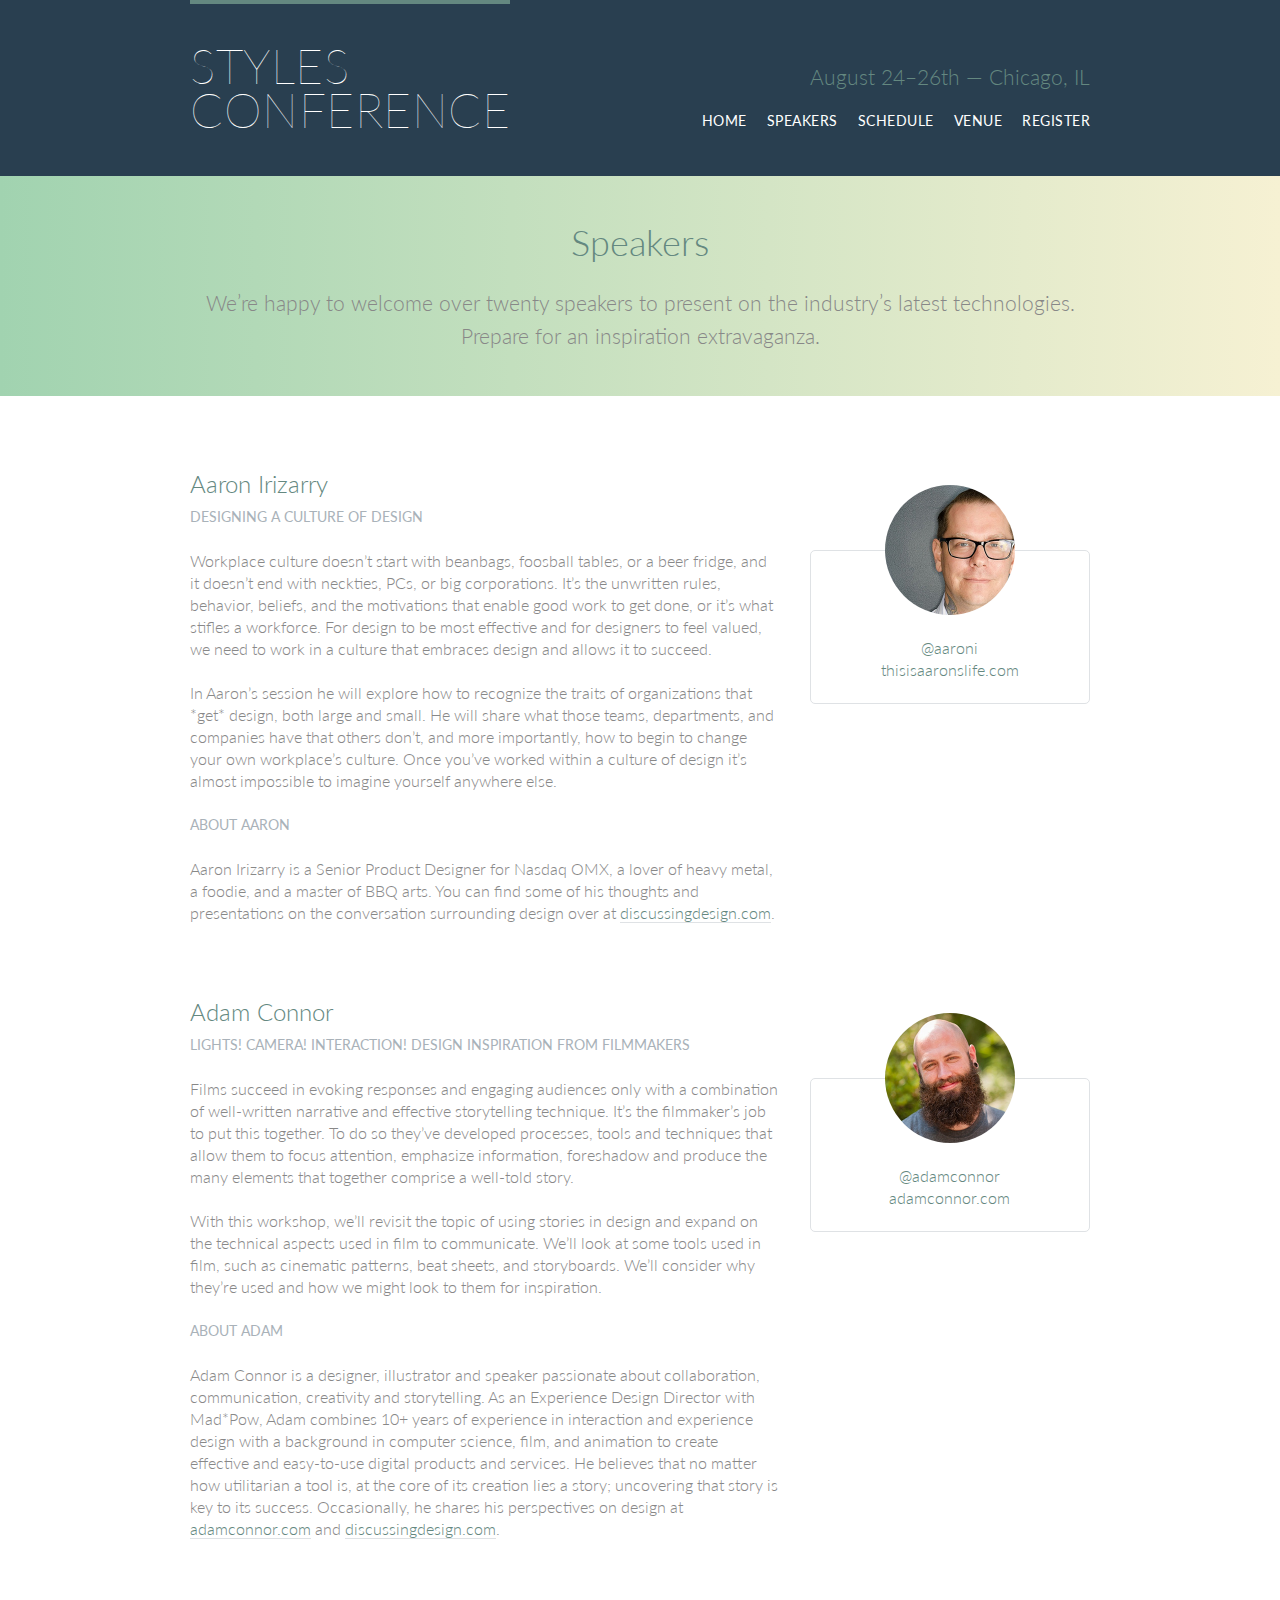
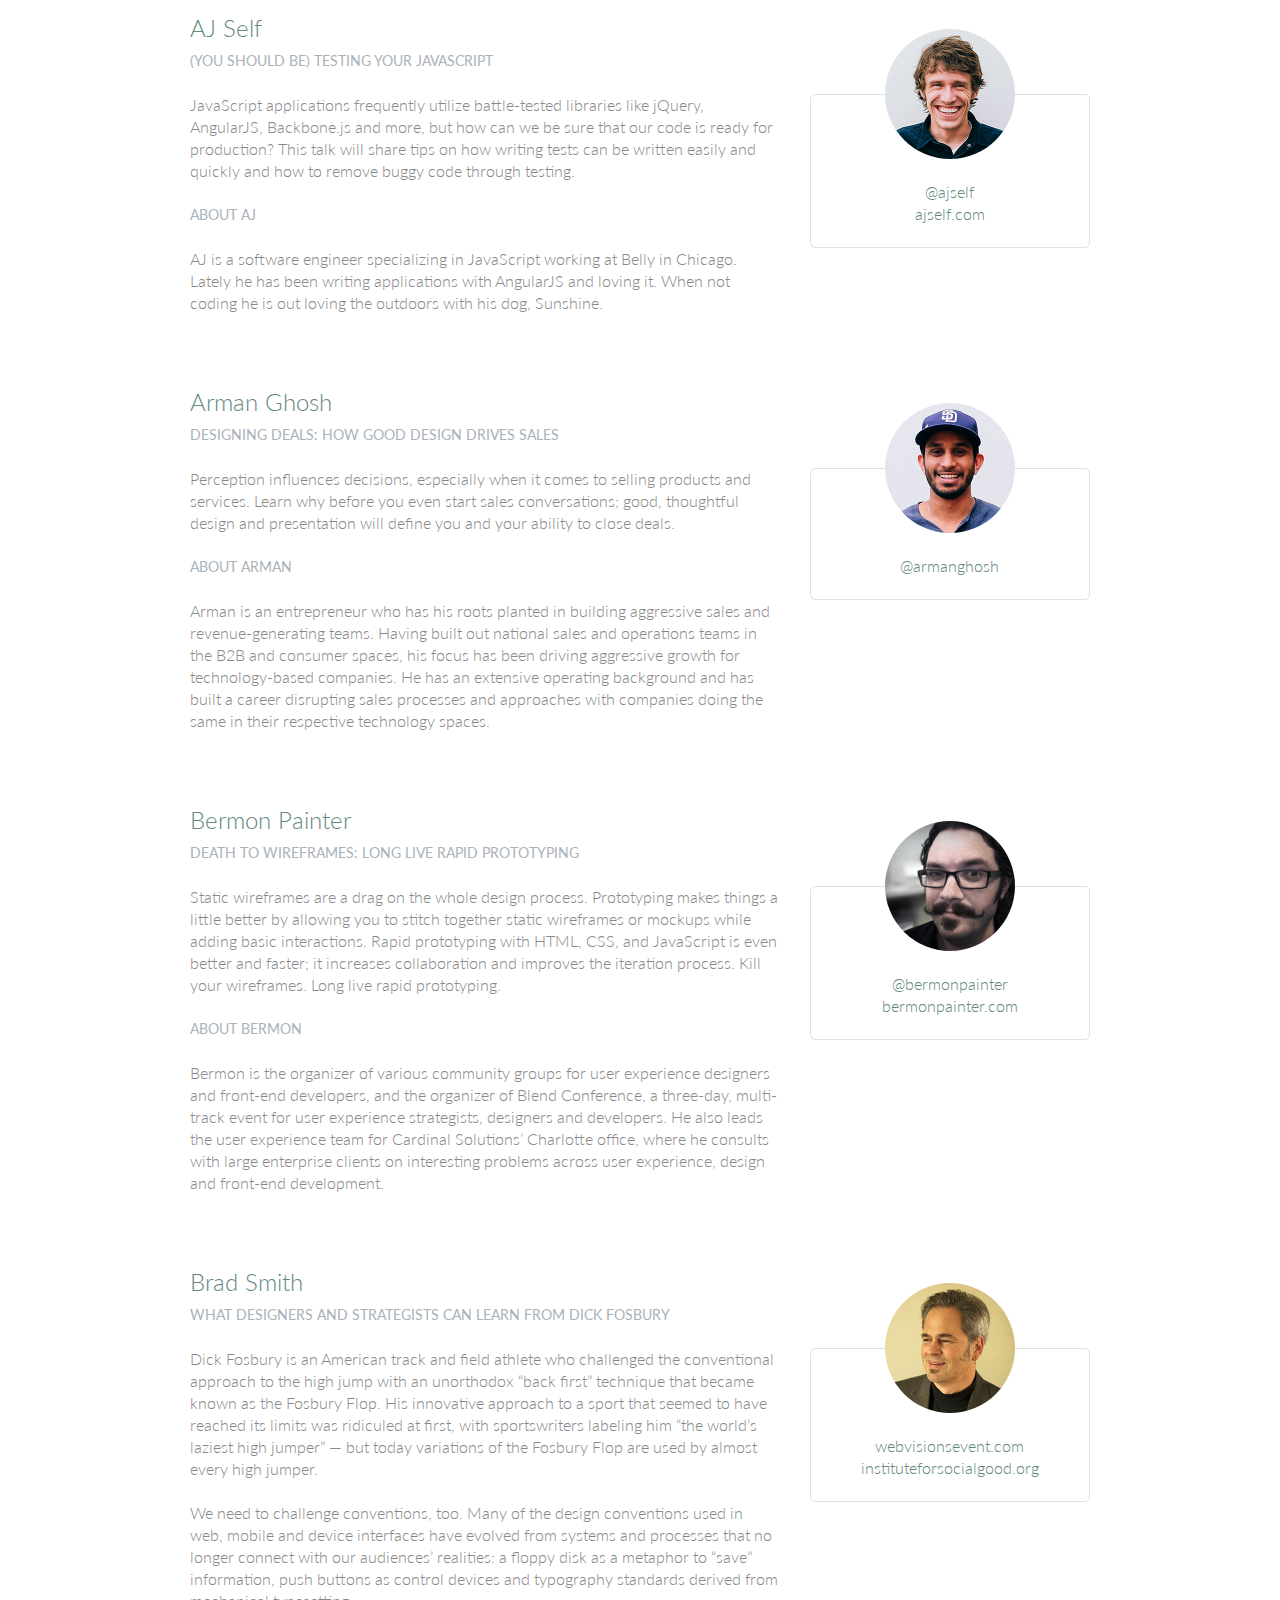
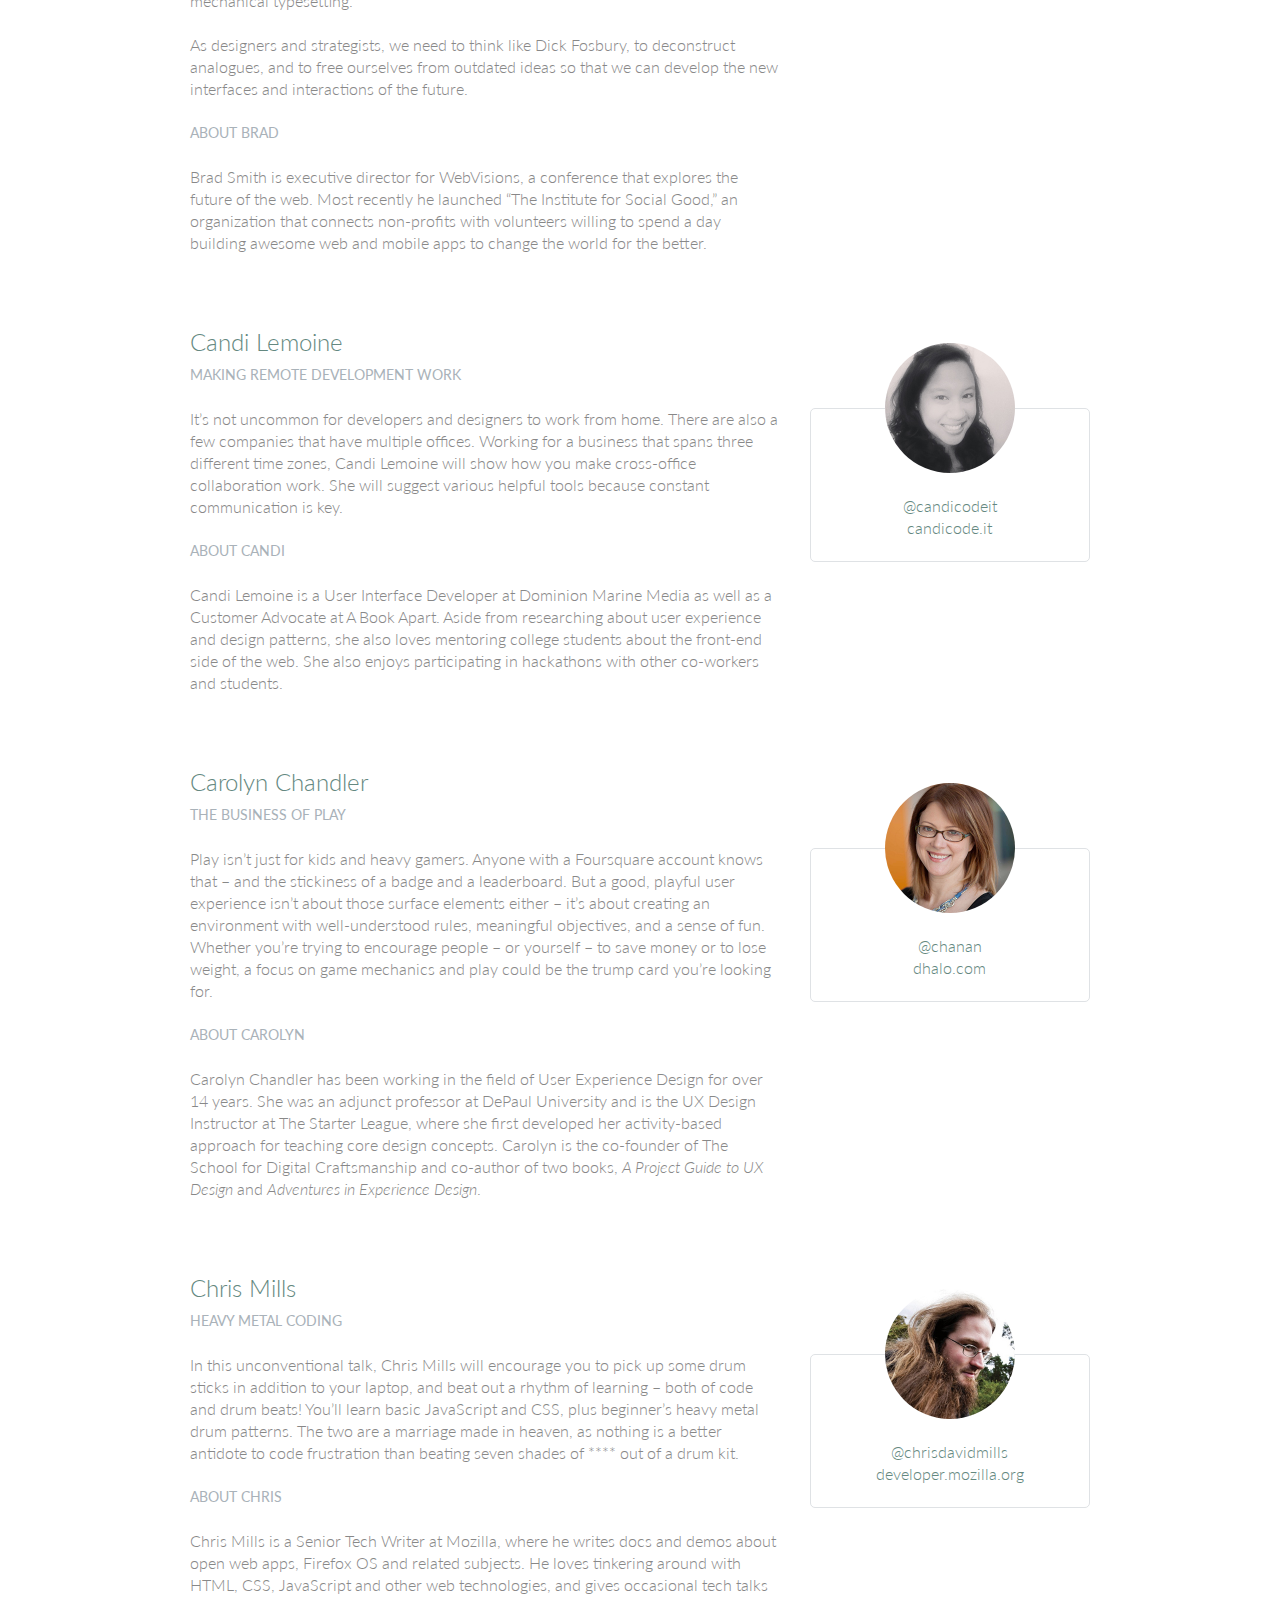
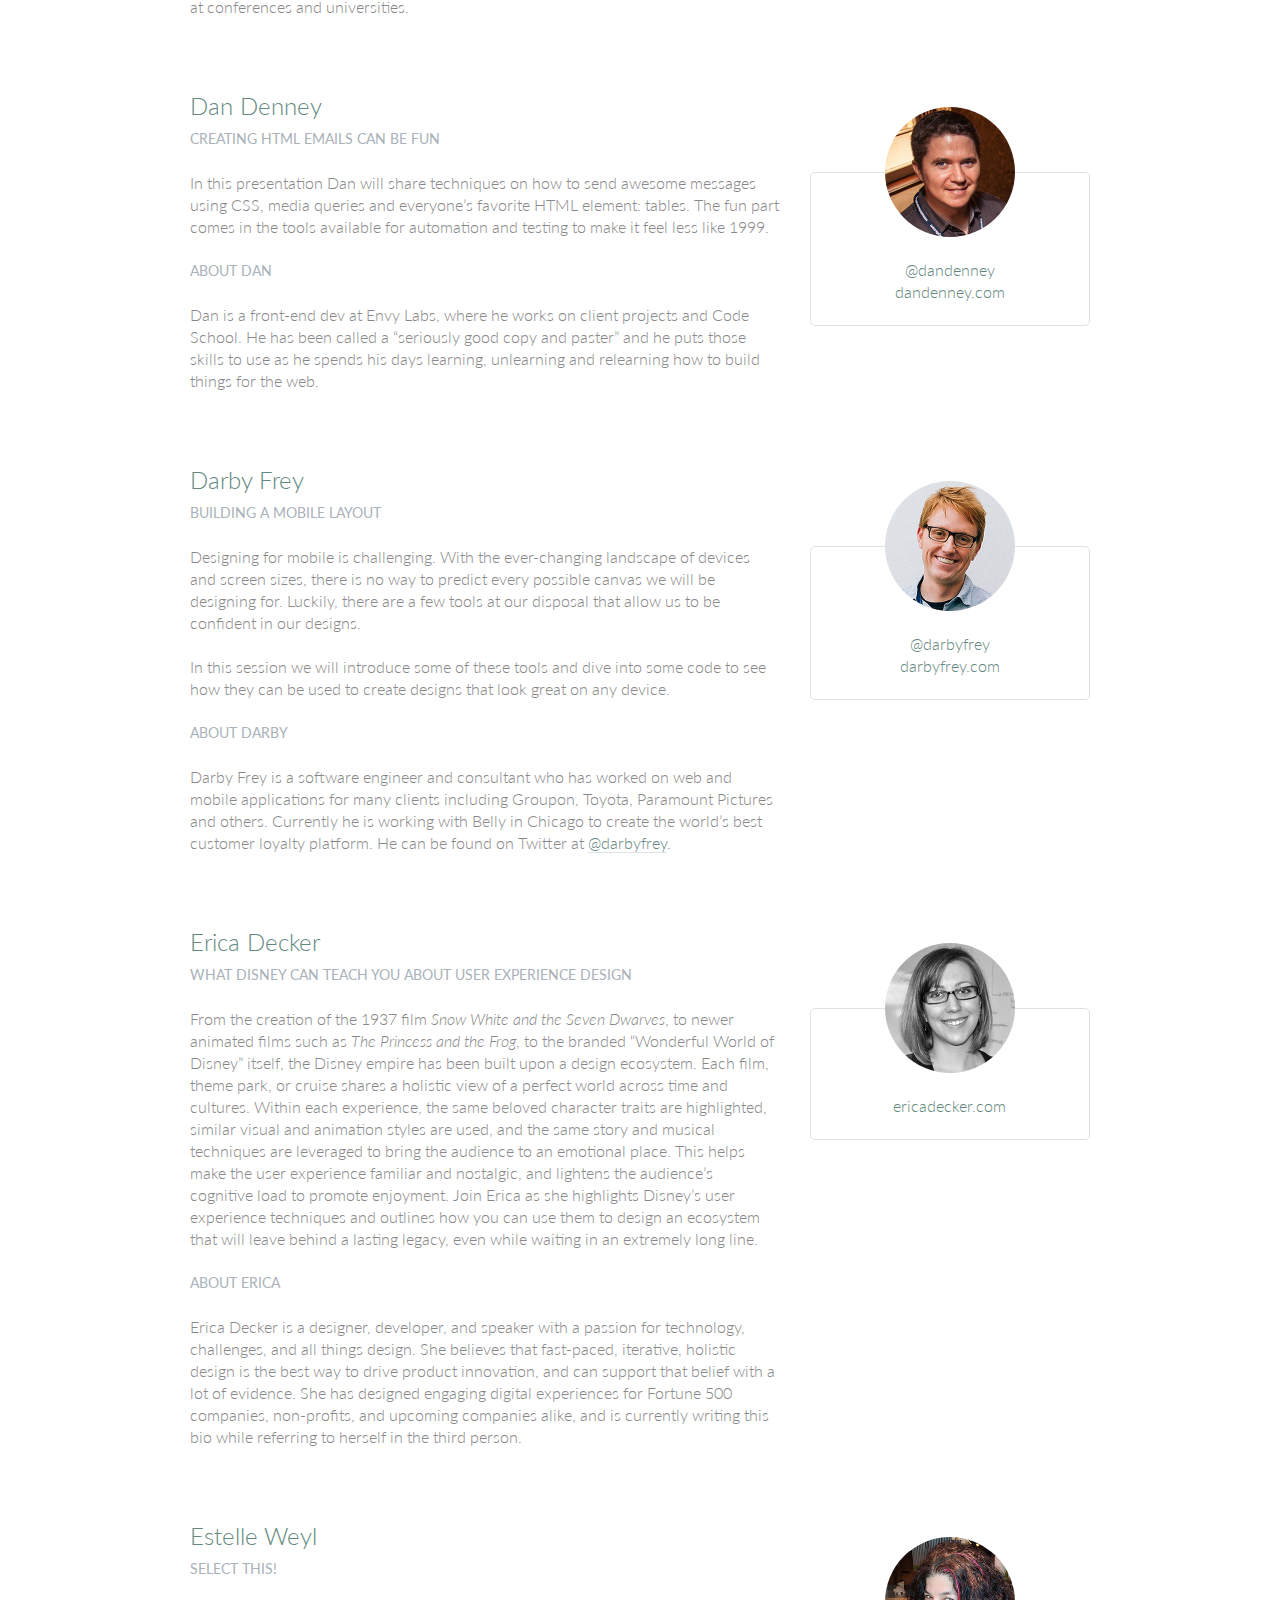
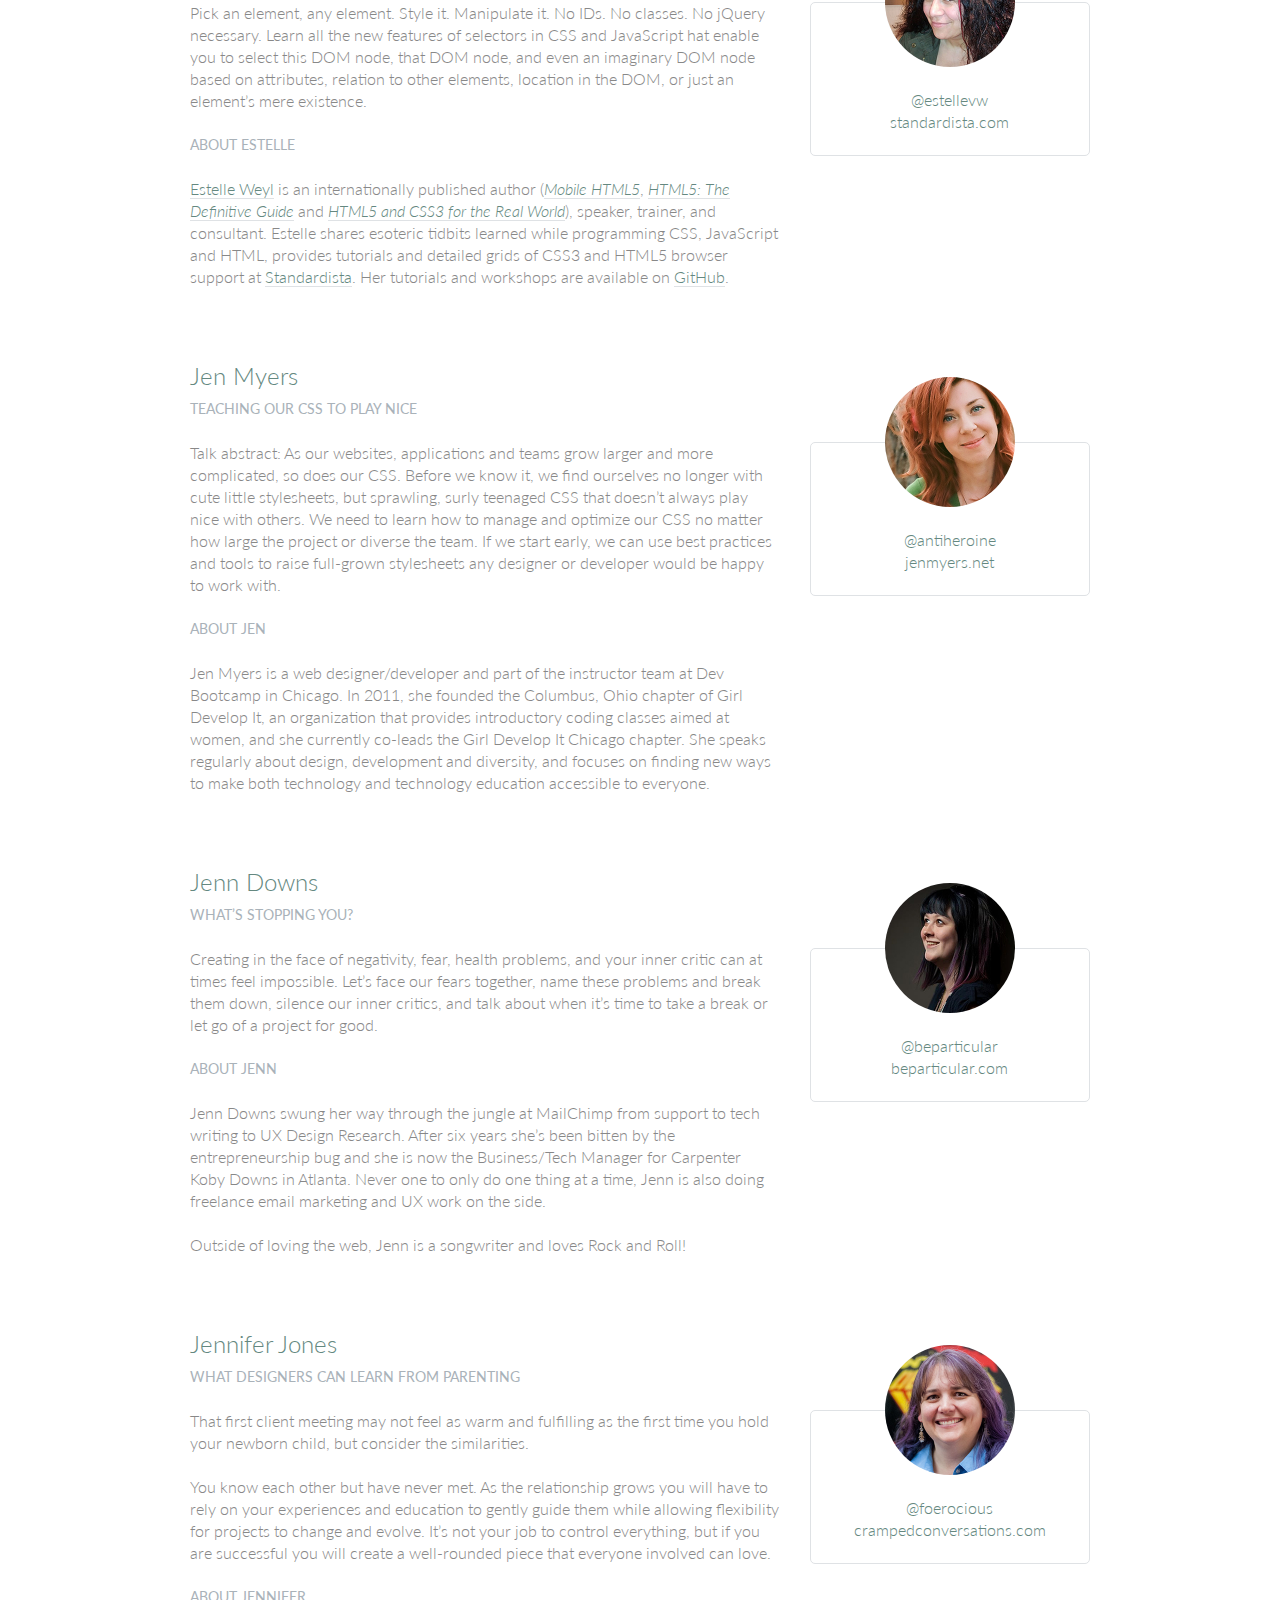
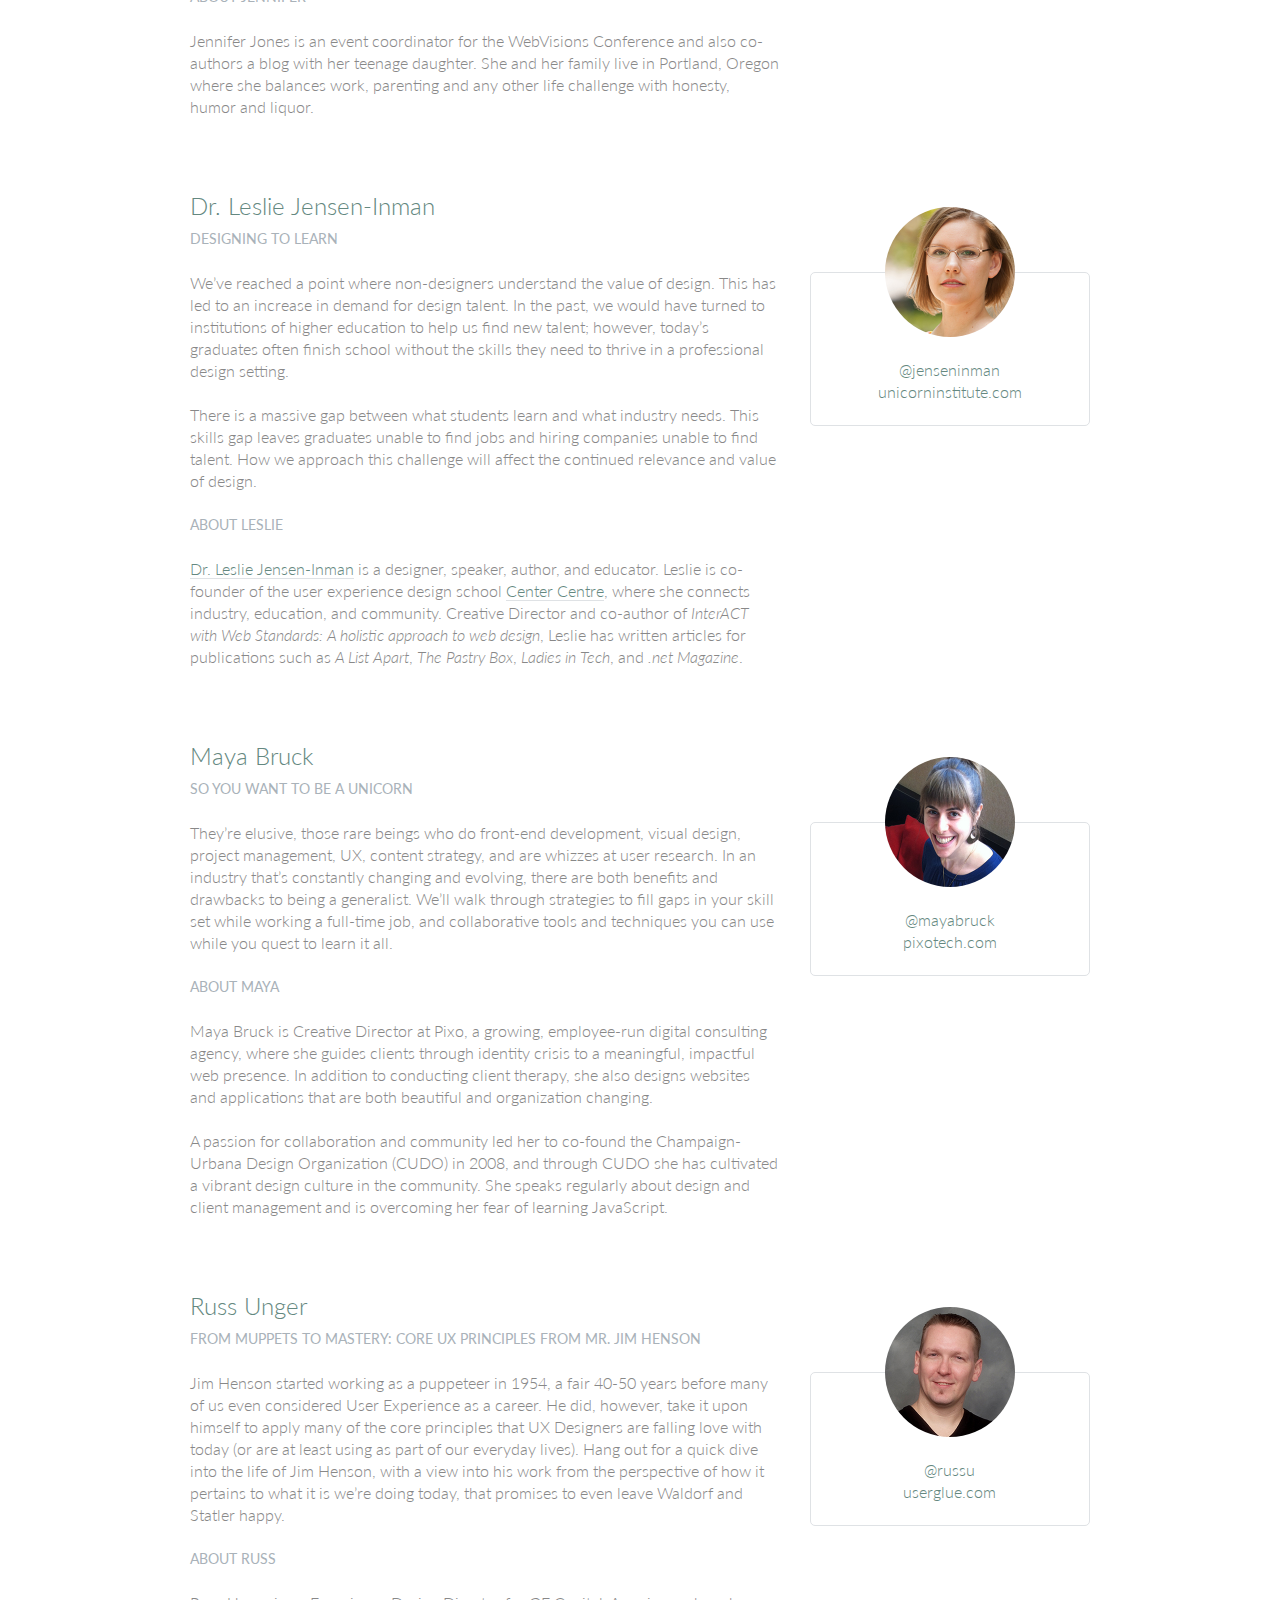
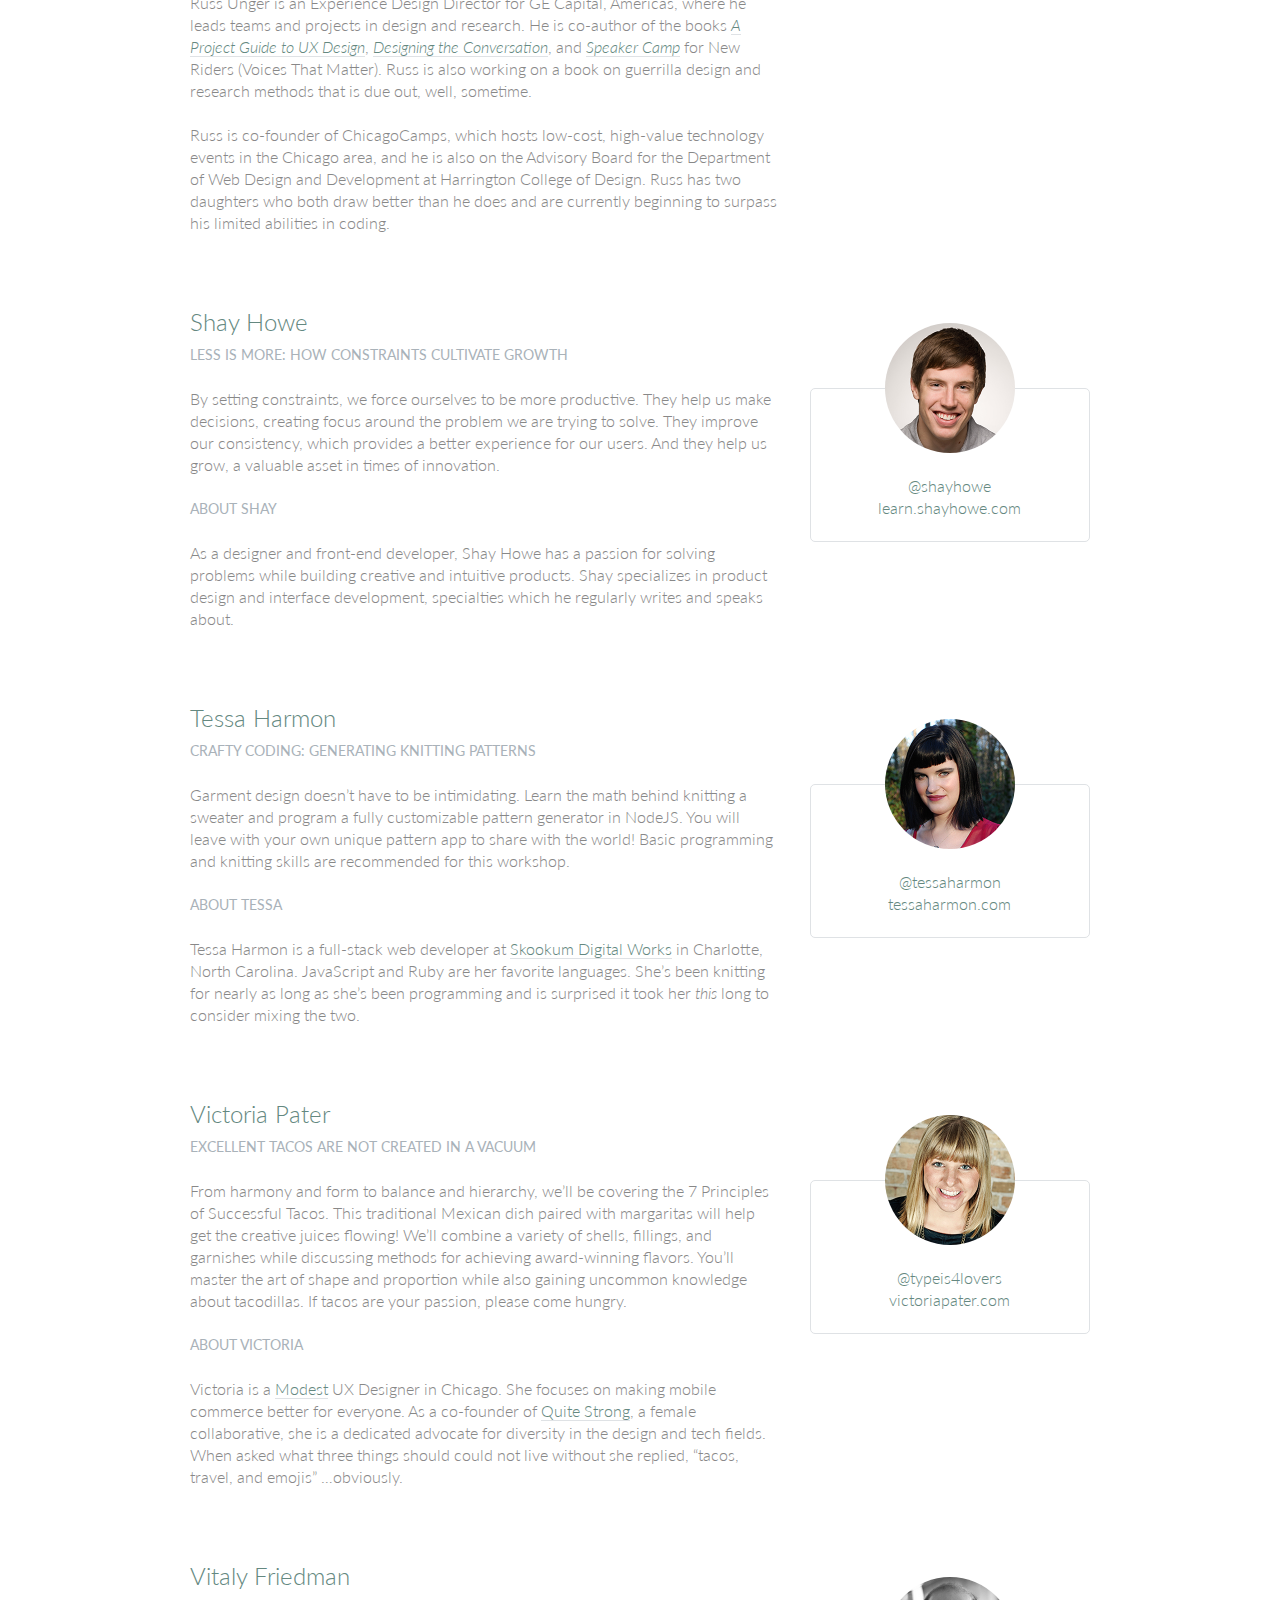
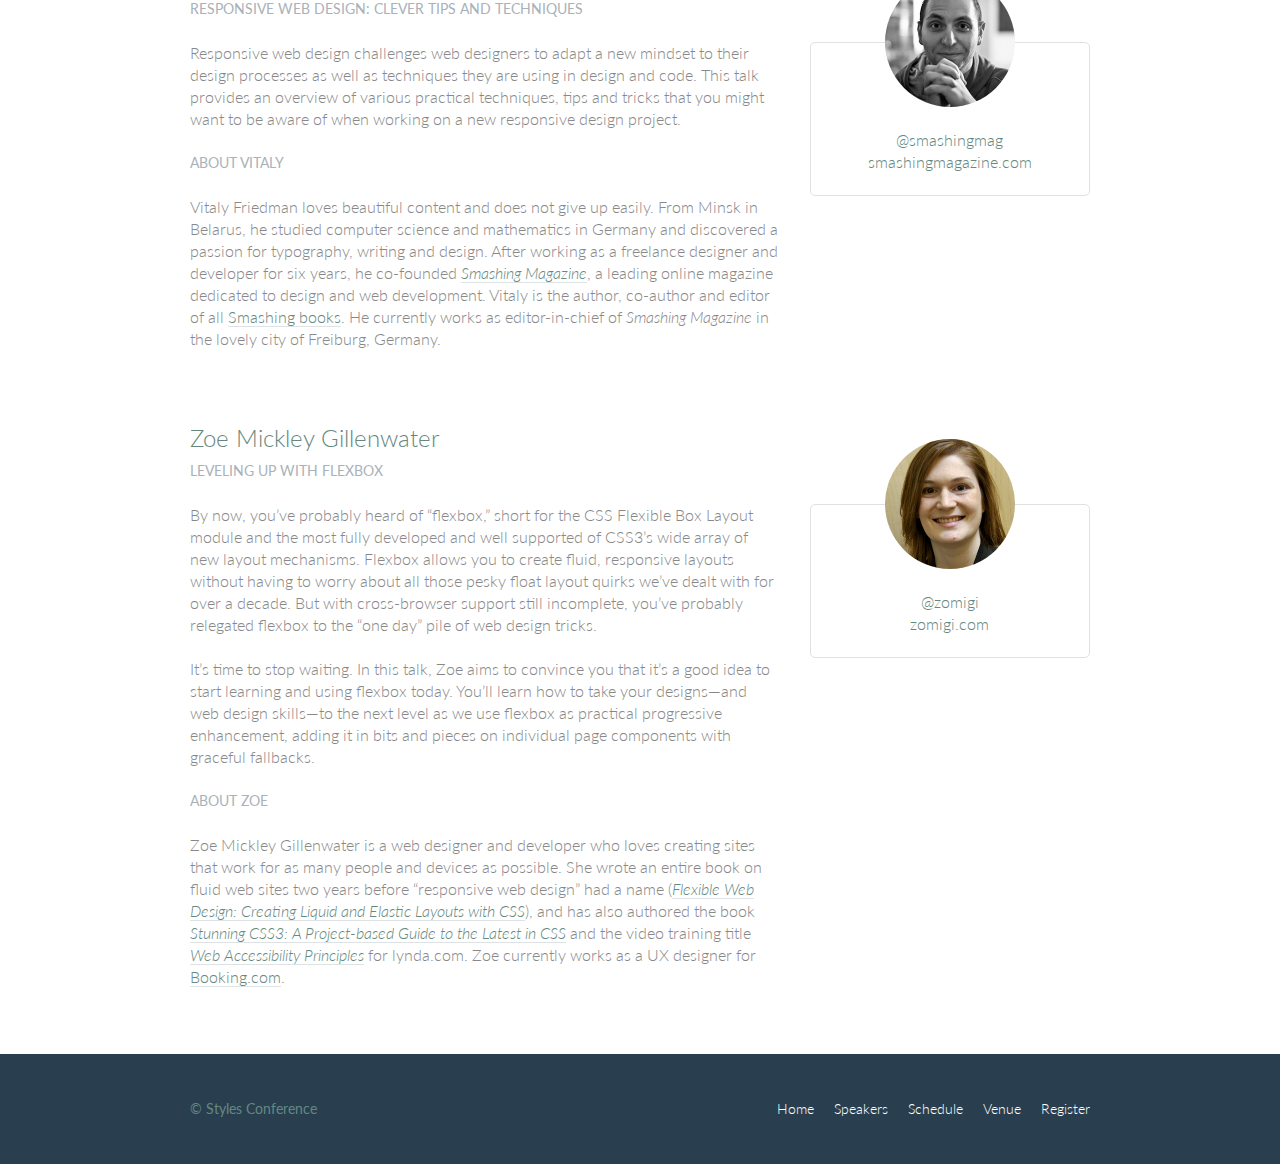
<file: speakers.html>
<!DOCTYPE html>
<html lang="en">

  <head>
    <meta charset="utf-8">
    <title>Speakers - Styles Conference</title>
    <link rel="stylesheet" href="assets/stylesheets/main.css">
    <link rel="stylesheet" href="http://fonts.googleapis.com/css?family=Lato:100,300,400">
  </head>

  <body>

    <!-- Header -->

    <header class="primary-header container group">

      <h1 class="logo">
        <a href="index.html">Styles <br> Conference</a>
      </h1>

      <h3 class="tagline">August 24&ndash;26th &mdash; Chicago, IL</h3>

      <nav class="nav primary-nav">
        <ul>
          <li><a href="index.html">Home</a></li><!--
          --><li><a href="speakers.html">Speakers</a></li><!--
          --><li><a href="schedule.html">Schedule</a></li><!--
          --><li><a href="venue.html">Venue</a></li><!--
          --><li><a href="register.html">Register</a></li>
        </ul>
      </nav>

    </header>

    <!-- Lead -->

    <section class="row-alt">
      <div class="lead container">

        <h1>Speakers</h1>

        <p>We&#8217;re happy to welcome over twenty speakers to present on the industry&#8217;s latest technologies. Prepare for an inspiration extravaganza.</p>

      </div>
    </section>

    <!-- Main content -->

    <section class="row">
      <div class="grid">

        <!-- Aaron Irizarry -->

        <section class="speaker" id="aaron-irizarry">

          <div class="col-2-3">

            <h2>Aaron Irizarry</h2>
            <h5>Designing a Culture of Design</h5>

            <p>Workplace culture doesn&#8217;t start with beanbags, foosball tables, or a beer fridge, and it doesn&#8217;t end with neckties, PCs, or big corporations. It&#8217;s the unwritten rules, behavior, beliefs, and the motivations that enable good work to get done, or it&#8217;s what stifles a workforce. For design to be most effective and for designers to feel valued, we need to work in a culture that embraces design and allows it to succeed.</p>

            <p>In Aaron&#8217;s session he will explore how to recognize the traits of organizations that *get* design, both large and small. He will share what those teams, departments, and companies have that others don&#8217;t, and more importantly, how to begin to change your own workplace&#8217;s culture. Once you&#8217;ve worked within a culture of design it&#8217;s almost impossible to imagine yourself anywhere else.</p>

            <h5>About Aaron</h5>

            <p>Aaron Irizarry is a Senior Product Designer for Nasdaq OMX, a lover of heavy metal, a foodie, and a master of BBQ arts. You can find some of his thoughts and presentations on the conversation surrounding design over at <a href="http://www.discussingdesign.com/">discussingdesign.com</a>.</p>

          </div><!--

          --><aside class="col-1-3">
            <div class="speaker-info">
              <img src="assets/images/speakers/aaron-irizarry.jpg" alt="Aaron Irizarry">

              <ul>
                <li><a href="https://twitter.com/aaroni">@aaroni</a></li>
                <li><a href="http://www.thisisaaronslife.com/">thisisaaronslife.com</a></li>
              </ul>

            </div>
          </aside>

        </section>

        <!-- Adam Connor -->

        <section class="speaker" id="adam-connor">

          <div class="col-2-3">

            <h2>Adam Connor</h2>
            <h5>Lights! Camera! Interaction! Design Inspiration from Filmmakers</h5>

            <p>Films succeed in evoking responses and engaging audiences only with a combination of well-written narrative and effective storytelling technique. It&#8217;s the filmmaker&#8217;s job to put this together. To do so they&#8217;ve developed processes, tools and techniques that allow them to focus attention, emphasize information, foreshadow and produce the many elements that together comprise a well-told story.</p>

            <p>With this workshop, we&#8217;ll revisit the topic of using stories in design and expand on the technical aspects used in film to communicate. We&#8217;ll look at some tools used in film, such as cinematic patterns, beat sheets, and storyboards. We&#8217;ll consider why they&#8217;re used and how we might look to them for inspiration.</p>

            <h5>About Adam</h5>

            <p>Adam Connor is a designer, illustrator and speaker passionate about collaboration, communication, creativity and storytelling. As an Experience Design Director with Mad*Pow, Adam combines 10+ years of experience in interaction and experience design with a background in computer science, film, and animation to create effective and easy-to-use digital products and services. He believes that no matter how utilitarian a tool is, at the core of its creation lies a story; uncovering that story is key to its success. Occasionally, he shares his perspectives on design at <a href="http://adamconnor.com/">adamconnor.com</a> and <a href="http://www.discussingdesign.com/">discussingdesign.com</a>.</p>

          </div><!--

          --><aside class="col-1-3">
            <div class="speaker-info">
              <img src="assets/images/speakers/adam-connor.jpg" alt="Adam Connor">
              <ul>
                <li><a href="https://twitter.com/adamconnor">@adamconnor</a></li>
                <li><a href="http://adamconnor.com/">adamconnor.com</a></li>
              </ul>

            </div>
          </aside>

        </section>

        <!-- AJ Self -->

        <section class="speaker" id="aj-self">

          <div class="col-2-3">

            <h2>AJ Self</h2>
            <h5>(You Should Be) Testing Your JavaScript</h5>

            <p>JavaScript applications frequently utilize battle-tested libraries like jQuery, AngularJS, Backbone.js and more, but how can we be sure that our code is ready for production? This talk will share tips on how writing tests can be written easily and quickly and how to remove buggy code through testing.</p>

            <h5>About AJ</h5>

            <p>AJ is a software engineer specializing in JavaScript working at Belly in Chicago. Lately he has been writing applications with AngularJS and loving it. When not coding he is out loving the outdoors with his dog, Sunshine.</p>

          </div><!--

          --><aside class="col-1-3">
            <div class="speaker-info">
              <img src="assets/images/speakers/aj-self.jpg" alt="AJ Self">

              <ul>
                <li><a href="https://twitter.com/ajself">@ajself</a></li>
                <li><a href="http://www.ajself.com/">ajself.com</a></li>
              </ul>

            </div>
          </aside>

        </section>

        <!-- Arman Ghosh -->

        <section class="speaker" id="arman-ghosh">

          <div class="col-2-3">

            <h2>Arman Ghosh</h2>
            <h5>Designing Deals: How Good Design Drives Sales</h5>

            <p>Perception influences decisions, especially when it comes to selling products and services. Learn why before you even start sales conversations; good, thoughtful design and presentation will define you and your ability to close deals.</p>

            <h5>About Arman</h5>

            <p>Arman is an entrepreneur who has his roots planted in building aggressive sales and revenue-generating teams. Having built out national sales and operations teams in the B2B and consumer spaces, his focus has been driving aggressive growth for technology-based companies. He has an extensive operating background and has built a career disrupting sales processes and approaches with companies doing the same in their respective technology spaces.</p>

          </div><!--

          --><aside class="col-1-3">
            <div class="speaker-info">
              <img src="assets/images/speakers/arman-ghosh.jpg" alt="Arman Ghosh">

              <ul>
                <li><a href="https://twitter.com/armanghosh">@armanghosh</a></li>
              </ul>

            </div>
          </aside>

        </section>

        <!-- Bermon Painter -->

        <section class="speaker" id="bermon-painter">

          <div class="col-2-3">

            <h2>Bermon Painter</h2>
            <h5>Death to Wireframes: Long Live Rapid Prototyping</h5>

            <p>Static wireframes are a drag on the whole design process. Prototyping makes things a little better by allowing you to stitch together static wireframes or mockups while adding basic interactions. Rapid prototyping with HTML, CSS, and JavaScript is even better and faster; it increases collaboration and improves the iteration process. Kill your wireframes. Long live rapid prototyping.</p>

            <h5>About Bermon</h5>

            <p>Bermon is the organizer of various community groups for user experience designers and front-end developers, and the organizer of Blend Conference, a three-day, multi-track event for user experience strategists, designers and developers. He also leads the user experience team for Cardinal Solutions&#8217; Charlotte office, where he consults with large enterprise clients on interesting problems across user experience, design and front-end development.</p>

          </div><!--

          --><aside class="col-1-3">
            <div class="speaker-info">
              <img src="assets/images/speakers/bermon-painter.jpg" alt="Bermon Painter">

              <ul>
                <li><a href="https://twitter.com/bermonpainter">@bermonpainter</a></li>
                <li><a href="http://bermonpainter.com/">bermonpainter.com</a></li>
              </ul>

            </div>
          </aside>

        </section>

        <!-- Brad Smith -->

        <section class="speaker" id="brad-smith">

          <div class="col-2-3">

            <h2>Brad Smith</h2>
            <h5>What Designers and Strategists Can Learn from Dick Fosbury</h5>

            <p>Dick Fosbury is an American track and field athlete who challenged the conventional approach to the high jump with an unorthodox &#8220;back first&#8221; technique that became known as the Fosbury Flop. His innovative approach to a sport that seemed to have reached its limits was ridiculed at first, with sportswriters labeling him &#8220;the world&#8217;s laziest high jumper&#8221; &#8212; but today variations of the Fosbury Flop are used by almost every high jumper.</p>

            <p>We need to challenge conventions, too. Many of the design conventions used in web, mobile and device interfaces have evolved from systems and processes that no longer connect with our audiences&#8217; realities: a floppy disk as a metaphor to &#8220;save&#8221; information, push buttons as control devices and typography standards derived from mechanical typesetting.</p>

            <p>As designers and strategists, we need to think like Dick Fosbury, to deconstruct analogues, and to free ourselves from outdated ideas so that we can develop the new interfaces and interactions of the future.</p>

            <h5>About Brad</h5>

            <p>Brad Smith is executive director for WebVisions, a conference that explores the future of the web. Most recently he launched &#8220;The Institute for Social Good,&#8221; an organization that connects non-profits with volunteers willing to spend a day building awesome web and mobile apps to change the world for the better.</p>

          </div><!--

          --><aside class="col-1-3">
            <div class="speaker-info">
              <img src="assets/images/speakers/brad-smith.jpg" alt="Brad Smith">


              <ul>
                <li><a href="http://www.webvisionsevent.com/">webvisionsevent.com</a></li>
                <li><a href="http://www.instituteforsocialgood.org/">instituteforsocialgood.org</a></li>
              </ul>

            </div>
          </aside>

        </section>

        <!-- Candi Lemoine -->

        <section class="speaker" id="candi-lemoine">

          <div class="col-2-3">

            <h2>Candi Lemoine</h2>
            <h5>Making Remote Development Work</h5>

            <p>It&#8217;s not uncommon for developers and designers to work from home. There are also a few companies that have multiple offices. Working for a business that spans three different time zones, Candi Lemoine will show how you make cross-office collaboration work. She will suggest various helpful tools because constant communication is key.</p>

            <h5>About Candi</h5>

            <p>Candi Lemoine is a User Interface Developer at Dominion Marine Media as well as a Customer Advocate at A Book Apart. Aside from researching about user experience and design patterns, she also loves mentoring college students about the front-end side of the web. She also enjoys participating in hackathons with other co-workers and students.</p>

          </div><!--

          --><aside class="col-1-3">
            <div class="speaker-info">
              <img src="assets/images/speakers/candi-lemoine.jpg" alt="Candi Lemoine">


              <ul>
                <li><a href="https://twitter.com/candicodeit">@candicodeit</a></li>
                <li><a href="http://candicode.it/">candicode.it</a></li>
              </ul>

            </div>
          </aside>

        </section>

        <!-- Carolyn Chandler -->

        <section class="speaker" id="carolyn-chandler">

          <div class="col-2-3">

            <h2>Carolyn Chandler</h2>
            <h5>The Business of Play</h5>

            <p>Play isn&#8217;t just for kids and heavy gamers. Anyone with a Foursquare account knows that &#8211; and the stickiness of a badge and a leaderboard. But a good, playful user experience isn&#8217;t about those surface elements either &#8211; it&#8217;s about creating an environment with well-understood rules, meaningful objectives, and a sense of fun. Whether you&#8217;re trying to encourage people &#8211; or yourself &#8211; to save money or to lose weight, a focus on game mechanics and play could be the trump card you&#8217;re looking for.</p>

            <h5>About Carolyn</h5>

            <p>Carolyn Chandler has been working in the field of User Experience Design for over 14 years. She was an adjunct professor at DePaul University and is the UX Design Instructor at The Starter League, where she first developed her activity-based approach for teaching core design concepts. Carolyn is the co-founder of The School for Digital Craftsmanship and co-author of two books, <cite>A Project Guide to UX Design</cite> and <cite>Adventures in Experience Design</cite>.</p>

          </div><!--

          --><aside class="col-1-3">
            <div class="speaker-info">
              <img src="assets/images/speakers/carolyn-chandler.jpg" alt="Carolyn Chandler">


              <ul>
                <li><a href="https://twitter.com/chanan">@chanan</a></li>
                <li><a href="http://www.dhalo.com/">dhalo.com</a></li>
              </ul>

            </div>
          </aside>

        </section>

        <!-- Chris Mills -->

        <section class="speaker" id="chris-mills">

          <div class="col-2-3">

            <h2>Chris Mills</h2>
            <h5>Heavy Metal Coding</h5>

            <p>In this unconventional talk, Chris Mills will encourage you to pick up some drum sticks in addition to your laptop, and beat out a rhythm of learning &#8211; both of code and drum beats! You&#8217;ll learn basic JavaScript and CSS, plus beginner&#8217;s heavy metal drum patterns. The two are a marriage made in heaven, as nothing is a better antidote to code frustration than beating seven shades of **** out of a drum kit.</p>

            <h5>About Chris</h5>

            <p>Chris Mills is a Senior Tech Writer at Mozilla, where he writes docs and demos about open web apps, Firefox OS and related subjects. He loves tinkering around with HTML, CSS, JavaScript and other web technologies, and gives occasional tech talks at conferences and universities.</p>

          </div><!--

          --><aside class="col-1-3">
            <div class="speaker-info">
              <img src="assets/images/speakers/chris-mills.jpg" alt="Chris Mills">


              <ul>
                <li><a href="https://twitter.com/chrisdavidmills">@chrisdavidmills</a></li>
                <li><a href="https://developer.mozilla.org/">developer.mozilla.org</a></li>
              </ul>

            </div>
          </aside>

        </section>

        <!-- Dan Denney -->

        <section class="speaker" id="dan-denney">

          <div class="col-2-3">

            <h2>Dan Denney</h2>
            <h5>Creating HTML Emails Can Be Fun</h5>

            <p>In this presentation Dan will share techniques on how to send awesome messages using CSS, media queries and everyone&#8217;s favorite HTML element: tables. The fun part comes in the tools available for automation and testing to make it feel less like 1999.</p>

            <h5>About Dan</h5>

            <p>Dan is a front-end dev at Envy Labs, where he works on client projects and Code School. He has been called a &#8220;seriously good copy and paster&#8221; and he puts those skills to use as he spends his days learning, unlearning and relearning how to build things for the web.</p>

          </div><!--

          --><aside class="col-1-3">
            <div class="speaker-info">
              <img src="assets/images/speakers/dan-denney.jpg" alt="Dan Denney">


              <ul>
                <li><a href="https://twitter.com/dandenney">@dandenney</a></li>
                <li><a href="http://dandenney.com/">dandenney.com</a></li>
              </ul>

            </div>
          </aside>

        </section>

        <!-- Darby Frey -->

        <section class="speaker" id="darby-frey">

          <div class="col-2-3">

            <h2>Darby Frey</h2>
            <h5>Building a Mobile Layout</h5>

            <p>Designing for mobile is challenging. With the ever-changing landscape of devices and screen sizes, there is no way to predict every possible canvas we will be designing for. Luckily, there are a few tools at our disposal that allow us to be confident in our designs.</p>

            <p>In this session we will introduce some of these tools and dive into some code to see how they can be used to create designs that look great on any device.</p>

            <h5>About Darby</h5>

            <p>Darby Frey is a software engineer and consultant who has worked on web and mobile applications for many clients including Groupon, Toyota, Paramount Pictures and others. Currently he is working with Belly in Chicago to create the world&#8217;s best customer loyalty platform. He can be found on Twitter at <a href="https://twitter.com/darbyfrey">@darbyfrey</a>.</p>

          </div><!--

          --><aside class="col-1-3">
            <div class="speaker-info">
              <img src="assets/images/speakers/darby-frey.jpg" alt="Darby Frey">


              <ul>
                <li><a href="https://twitter.com/darbyfrey">@darbyfrey</a></li>
                <li><a href="http://darbyfrey.com/">darbyfrey.com</a></li>
              </ul>

            </div>
          </aside>

        </section>

        <!-- Erica Decker -->

        <section class="speaker" id="erica-decker">

          <div class="col-2-3">

            <h2>Erica Decker</h2>
            <h5>What Disney Can Teach You about User Experience Design</h5>

            <p>From the creation of the 1937 film <cite>Snow White and the Seven Dwarves</cite>, to newer animated films such as <cite>The Princess and the Frog</cite>, to the branded &#8220;Wonderful World of Disney&#8221; itself, the Disney empire has been built upon a design ecosystem. Each film, theme park, or cruise shares a holistic view of a perfect world across time and cultures. Within each experience, the same beloved character traits are highlighted, similar visual and animation styles are used, and the same story and musical techniques are leveraged to bring the audience to an emotional place. This helps make the user experience familiar and nostalgic, and lightens the audience&#8217;s cognitive load to promote enjoyment. Join Erica as she highlights Disney&#8217;s user experience techniques and outlines how you can use them to design an ecosystem that will leave behind a lasting legacy, even while waiting in an extremely long line.</p>

            <h5>About Erica</h5>

            <p>Erica Decker is a designer, developer, and speaker with a passion for technology, challenges, and all things design. She believes that fast-paced, iterative, holistic design is the best way to drive product innovation, and can support that belief with a lot of evidence. She has designed engaging digital experiences for Fortune 500 companies, non-profits, and upcoming companies alike, and is currently writing this bio while referring to herself in the third person.</p>

          </div><!--

          --><aside class="col-1-3">
            <div class="speaker-info">
              <img src="assets/images/speakers/erica-decker.jpg" alt="Erica Decker">


              <ul>
                <li><a href="http://ericadecker.com/">ericadecker.com</a></li>
              </ul>

            </div>
          </aside>

        </section>

        <!-- Estelle Weyl -->

        <section class="speaker" id="estelle-weyl">

          <div class="col-2-3">

            <h2>Estelle Weyl</h2>
            <h5>Select This!</h5>

            <p>Pick an element, any element. Style it. Manipulate it. No IDs. No classes. No jQuery necessary. Learn all the new features of selectors in CSS and JavaScript hat enable you to select this DOM node, that DOM node, and even an imaginary DOM node based on attributes, relation to other elements, location in the DOM, or just an element&#8217;s mere existence.</p>

            <h5>About Estelle</h5>

            <p><a href="https://twitter.com/estellevw">Estelle Weyl</a> is an internationally published author (<cite><a href="http://shop.oreilly.com/product/0636920021711.do">Mobile HTML5</a></cite>, <cite><a href="http://shop.oreilly.com/product/0636920018063.do">HTML5: The Definitive Guide</a></cite> and <cite><a href="http://shop.oreilly.com/product/9780980846904.do">HTML5 and CSS3 for the Real World</a></cite>), speaker, trainer, and consultant. Estelle shares esoteric tidbits learned while programming CSS, JavaScript and HTML, provides tutorials and detailed grids of CSS3 and HTML5 browser support at <a href="http://www.standardista.com/">Standardista</a>. Her tutorials and workshops are available on <a href="http://estelle.github.io/">GitHub</a>.</p>

          </div><!--

          --><aside class="col-1-3">
            <div class="speaker-info">
              <img src="assets/images/speakers/estelle-weyl.jpg" alt="Estelle Weyl">


              <ul>
                <li><a href="https://twitter.com/estellevw">@estellevw</a></li>
                <li><a href="http://standardista.com/">standardista.com</a></li>
              </ul>

            </div>
          </aside>

        </section>

        <!-- Jen Myers -->

        <section class="speaker" id="jen-myers">

          <div class="col-2-3">

            <h2>Jen Myers</h2>
            <h5>Teaching Our CSS to Play Nice</h5>

            <p>Talk abstract: As our websites, applications and teams grow larger and more complicated, so does our CSS. Before we know it, we find ourselves no longer with cute little stylesheets, but sprawling, surly teenaged CSS that doesn&#8217;t always play nice with others. We need to learn how to manage and optimize our CSS no matter how large the project or diverse the team. If we start early, we can use best practices and tools to raise full-grown stylesheets any designer or developer would be happy to work with.</p>

            <h5>About Jen</h5>

            <p>Jen Myers is a web designer/developer and part of the instructor team at Dev Bootcamp in Chicago. In 2011, she founded the Columbus, Ohio chapter of Girl Develop It, an organization that provides introductory coding classes aimed at women, and she currently co-leads the Girl Develop It Chicago chapter. She speaks regularly about design, development and diversity, and focuses on finding new ways to make both technology and technology education accessible to everyone.</p>

          </div><!--

          --><aside class="col-1-3">
            <div class="speaker-info">
              <img src="assets/images/speakers/jen-myers.jpg" alt="Jen Meyers">


              <ul>
                <li><a href="https://twitter.com/antiheroine">@antiheroine</a></li>
                <li><a href="http://jenmyers.net/">jenmyers.net</a></li>
              </ul>

            </div>
          </aside>

        </section>

        <!-- Jenn Downs -->

        <section class="speaker" id="jenn-downs">

          <div class="col-2-3">

            <h2>Jenn Downs</h2>
            <h5>What&#8217;s Stopping You?</h5>

            <p>Creating in the face of negativity, fear, health problems, and your inner critic can at times feel impossible. Let&#8217;s face our fears together, name these problems and break them down, silence our inner critics, and talk about when it&#8217;s time to take a break or let go of a project for good.</p>

            <h5>About Jenn</h5>

            <p>Jenn Downs swung her way through the jungle at MailChimp from support to tech writing to UX Design Research. After six years she&#8217;s been bitten by the entrepreneurship bug and she is now the Business/Tech Manager for Carpenter Koby Downs in Atlanta. Never one to only do one thing at a time, Jenn is also doing freelance email marketing and UX work on the side.</p>

            <p>Outside of loving the web, Jenn is a songwriter and loves Rock and Roll!</p>

          </div><!--

          --><aside class="col-1-3">
            <div class="speaker-info">
              <img src="assets/images/speakers/jenn-downs.jpg" alt="Jenn Downs">


              <ul>
                <li><a href="https://twitter.com/beparticular">@beparticular</a></li>
                <li><a href="http://beparticular.com/">beparticular.com</a></li>
              </ul>

            </div>
          </aside>

        </section>

        <!-- Jennifer Jones -->

        <section class="speaker" id="jennifer-jones">

          <div class="col-2-3">

            <h2>Jennifer Jones</h2>
            <h5>What Designers Can Learn from Parenting</h5>

            <p>That first client meeting may not feel as warm and fulfilling as the first time you hold your newborn child, but consider the similarities.</p>

            <p>You know each other but have never met. As the relationship grows you will have to rely on your experiences and education to gently guide them while allowing flexibility for projects to change and evolve. It&#8217;s not your job to control everything, but if you are successful you will create a well-rounded piece that everyone involved can love.</p>

            <h5>About Jennifer</h5>

            <p>Jennifer Jones is an event coordinator for the WebVisions Conference and also co-authors a blog with her teenage daughter. She and her family live in Portland, Oregon where she balances work, parenting and any other life challenge with honesty, humor and liquor.</p>

          </div><!--

          --><aside class="col-1-3">
            <div class="speaker-info">
              <img src="assets/images/speakers/jennifer-jones.jpg" alt="Jennifer Jones">


              <ul>
                <li><a href="https://twitter.com/Foerocious">@foerocious</a></li>
                <li><a href="http://crampedconversations.com/">crampedconversations.com</a></li>
              </ul>

            </div>
          </aside>

        </section>

        <!-- Leslie Jensen-Inman -->

        <section class="speaker" id="leslie-jensen-inman">

          <div class="col-2-3">

            <h2>Dr. Leslie Jensen-Inman</h2>
            <h5>Designing to Learn</h5>

            <p>We&#8217;ve reached a point where non-designers understand the value of design. This has led to an increase in demand for design talent. In the past, we would have turned to institutions of higher education to help us find new talent; however, today&#8217;s graduates often finish school without the skills they need to thrive in a professional design setting.</p>

            <p>There is a massive gap between what students learn and what industry needs. This skills gap leaves graduates unable to find jobs and hiring companies unable to find talent. How we approach this challenge will affect the continued relevance and value of design.</p>

            <h5>About Leslie</h5>

            <p><a href="http://www.jenseninman.com">Dr. Leslie Jensen-Inman</a> is a designer, speaker, author, and educator. Leslie is co-founder of the user experience design school <a href="http://www.centercentre.com">Center Centre</a>, where she connects industry, education, and community. Creative Director and co-author of <cite>InterACT with Web Standards: A holistic approach to web design</cite>, Leslie has written articles for publications such as <cite>A List Apart</cite>, <cite>The Pastry Box</cite>, <cite>Ladies in Tech</cite>, and <cite>.net Magazine</cite>.</p>

          </div><!--

          --><aside class="col-1-3">
            <div class="speaker-info">
              <img src="assets/images/speakers/leslie-jensen-inman.jpg" alt="Dr. Leslie Jensen-Inman">


              <ul>
                <li><a href="https://twitter.com/jenseninman">@jenseninman</a></li>
                <li><a href="http://unicorninstitute.com/">unicorninstitute.com</a></li>
              </ul>

            </div>
          </aside>

        </section>

        <!-- Maya Bruck -->

        <section class="speaker" id="maya-bruck">

          <div class="col-2-3">

            <h2>Maya Bruck</h2>
            <h5>So You Want to Be a Unicorn</h5>

            <p>They&#8217;re elusive, those rare beings who do front-end development, visual design, project management, UX, content strategy, and are whizzes at user research. In an industry that&#8217;s constantly changing and evolving, there are both benefits and drawbacks to being a generalist. We&#8217;ll walk through strategies to fill gaps in your skill set while working a full-time job, and collaborative tools and techniques you can use while you quest to learn it all.</p>

            <h5>About Maya</h5>

            <p>Maya Bruck is Creative Director at Pixo, a growing, employee-run digital consulting agency, where she guides clients through identity crisis to a meaningful, impactful web presence. In addition to conducting client therapy, she also designs websites and applications that are both beautiful and organization changing.</p>

            <p>A passion for collaboration and community led her to co-found the Champaign-Urbana Design Organization (CUDO) in 2008, and through CUDO she has cultivated a vibrant design culture in the community. She speaks regularly about design and client management and is overcoming her fear of learning JavaScript.</p>

          </div><!--

          --><aside class="col-1-3">
            <div class="speaker-info">
              <img src="assets/images/speakers/maya-bruck.jpg" alt="Maya Bruck">


              <ul>
                <li><a href="https://twitter.com/mayabruck">@mayabruck</a></li>
                <li><a href="http://pixotech.com/">pixotech.com</a></li>
              </ul>

            </div>
          </aside>

        </section>

        <!-- Russ Unger -->

        <section class="speaker" id="russ-unger">

          <div class="col-2-3">

            <h2>Russ Unger</h2>
            <h5>From Muppets to Mastery: Core UX Principles from Mr. Jim Henson</h5>

            <p>Jim Henson started working as a puppeteer in 1954, a fair 40-50 years before many of us even considered User Experience as a career. He did, however, take it upon himself to apply many of the core principles that UX Designers are falling love with today (or are at least using as part of our everyday lives). Hang out for a quick dive into the life of Jim Henson, with a view into his work from the perspective of how it pertains to what it is we&#8217;re doing today, that promises to even leave Waldorf and Statler happy.</p>

            <h5>About Russ</h5>

            <p>Russ Unger is an Experience Design Director for GE Capital, Americas, where he leads teams and projects in design and research. He is co-author of the books <cite><a href="http://projectuxd.com/">A Project Guide to UX Design</a></cite>, <cite><a href="http://www.designingtheconversation.com/">Designing the Conversation</a></cite>, and <cite><a href="http://speakercampbook.com/">Speaker Camp</a></cite> for New Riders (Voices That Matter). Russ is also working on a book on guerrilla design and research methods that is due out, well, sometime.</p>

            <p>Russ is co-founder of ChicagoCamps, which hosts low-cost, high-value technology events in the Chicago area, and he is also on the Advisory Board for the Department of Web Design and Development at Harrington College of Design. Russ has two daughters who both draw better than he does and are currently beginning to surpass his limited abilities in coding.</p>

          </div><!--

          --><aside class="col-1-3">
            <div class="speaker-info">
              <img src="assets/images/speakers/russ-unger.jpg" alt="Russ Unger">


              <ul>
                <li><a href="https://twitter.com/russu">@russu</a></li>
                <li><a href="http://www.userglue.com/">userglue.com</a></li>
              </ul>

            </div>
          </aside>

        </section>

        <!-- Shay Howe -->

        <section class="speaker" id="shay-howe">

          <div class="col-2-3">

            <h2>Shay Howe</h2>
            <h5>Less Is More: How Constraints Cultivate Growth</h5>

            <p>By setting constraints, we force ourselves to be more productive. They help us make decisions, creating focus around the problem we are trying to solve. They improve our consistency, which provides a better experience for our users. And they help us grow, a valuable asset in times of innovation.</p>

            <h5>About Shay</h5>

            <p>As a designer and front-end developer, Shay Howe has a passion for solving problems while building creative and intuitive products. Shay specializes in product design and interface development, specialties which he regularly writes and speaks about.</p>

          </div><!--

          --><aside class="col-1-3">
            <div class="speaker-info">
              <img src="assets/images/speakers/shay-howe.jpg" alt="Shay Howe">


              <ul>
                <li><a href="https://twitter.com/shayhowe">@shayhowe</a></li>
                <li><a href="http://learn.shayhowe.com/">learn.shayhowe.com</a></li>
              </ul>

            </div>
          </aside>

        </section>

        <!-- Tessa Harmon -->

        <section class="speaker" id="tessa-harmon">

          <div class="col-2-3">

            <h2>Tessa Harmon</h2>
            <h5>Crafty Coding: Generating Knitting Patterns</h5>

            <p>Garment design doesn&#8217;t have to be intimidating. Learn the math behind knitting a sweater and program a fully customizable pattern generator in NodeJS. You will leave with your own unique pattern app to share with the world! Basic programming and knitting skills are recommended for this workshop.</p>

            <h5>About Tessa</h5>

            <p>Tessa Harmon is a full-stack web developer at <a href="http://www.skookum.com/">Skookum Digital Works</a> in Charlotte, North Carolina. JavaScript and Ruby are her favorite languages. She&#8217;s been knitting for nearly as long as she&#8217;s been programming and is surprised it took her <em>this</em> long to consider mixing the two.</p>

          </div><!--

          --><aside class="col-1-3">
            <div class="speaker-info">
              <img src="assets/images/speakers/tessa-harmon.jpg" alt="Tessa Harmon">


              <ul>
                <li><a href="https://twitter.com/tessaharmon">@tessaharmon</a></li>
                <li><a href="http://tessaharmon.com/">tessaharmon.com</a></li>
              </ul>

            </div>
          </aside>

        </section>

        <!-- Victoria Pater -->

        <section class="speaker" id="victoria-pater">

          <div class="col-2-3">

            <h2>Victoria Pater</h2>
            <h5>Excellent Tacos Are Not Created in a Vacuum</h5>

            <p>From harmony and form to balance and hierarchy, we&#8217;ll be covering the 7 Principles of Successful Tacos. This traditional Mexican dish paired with margaritas will help get the creative juices flowing! We&#8217;ll combine a variety of shells, fillings, and garnishes while discussing methods for achieving award-winning flavors. You&#8217;ll master the art of shape and proportion while also gaining uncommon knowledge about tacodillas. If tacos are your passion, please come hungry.</p>

            <h5>About Victoria</h5>

            <p>Victoria is a <a href="http://www.modest.com/">Modest</a> UX Designer in Chicago. She focuses on making mobile commerce better for everyone. As a co-founder of <a href="http://quitestrong.com/">Quite Strong</a>, a female collaborative, she is a dedicated advocate for diversity in the design and tech fields. When asked what three things should could not live without she replied, &#8220;tacos, travel, and emojis&#8221; &#8230;obviously.</p>

          </div><!--

          --><aside class="col-1-3">
            <div class="speaker-info">
              <img src="assets/images/speakers/victoria-pater.jpg" alt="Victoria Pater">


              <ul>
                <li><a href="https://twitter.com/typeis4lovers">@typeis4lovers</a></li>
                <li><a href="http://victoriapater.com/">victoriapater.com</a></li>
              </ul>

            </div>
          </aside>

        </section>

        <!-- Vitaly Friedman -->

        <section class="speaker" id="vitaly-friedman">

          <div class="col-2-3">

            <h2>Vitaly Friedman</h2>
            <h5>Responsive Web Design: Clever Tips and Techniques</h5>

            <p>Responsive web design challenges web designers to adapt a new mindset to their design processes as well as techniques they are using in design and code. This talk provides an overview of various practical techniques, tips and tricks that you might want to be aware of when working on a new responsive design project.</p>

            <h5>About Vitaly</h5>

            <p>Vitaly Friedman loves beautiful content and does not give up easily. From Minsk in Belarus, he studied computer science and mathematics in Germany and discovered a passion for typography, writing and design. After working as a freelance designer and developer for six years, he co-founded <cite><a href="http://smashingmagazine.com/">Smashing Magazine</a></cite>, a leading online magazine dedicated to design and web development. Vitaly is the author, co-author and editor of all <a href="https://shop.smashingmagazine.com">Smashing books</a>. He currently works as editor-in-chief of <cite>Smashing Magazine</cite> in the lovely city of Freiburg, Germany.</p>

          </div><!--

          --><aside class="col-1-3">
            <div class="speaker-info">
              <img src="assets/images/speakers/vitaly-friedman.jpg" alt="Vitaly Friedman">


              <ul>
                <li><a href="https://twitter.com/smashingmag">@smashingmag</a></li>
                <li><a href="http://smashingmagazine.com/">smashingmagazine.com</a></li>
              </ul>

            </div>
          </aside>

        </section>

        <!-- Zoe Mickley Gillenwater -->

        <section id="zoe-mickley-gillenwater">

          <div class="col-2-3">

            <h2>Zoe Mickley Gillenwater</h2>
            <h5>Leveling Up with Flexbox</h5>

            <p>By now, you&#8217;ve probably heard of &#8220;flexbox,&#8221; short for the CSS Flexible Box Layout module and the most fully developed and well supported of CSS3&#8217;s wide array of new layout mechanisms. Flexbox allows you to create fluid, responsive layouts without having to worry about all those pesky float layout quirks we&#8217;ve dealt with for over a decade. But with cross-browser support still incomplete, you&#8217;ve probably relegated flexbox to the &#8220;one day&#8221; pile of web design tricks.</p>

            <p>It&#8217;s time to stop waiting. In this talk, Zoe aims to convince you that it&#8217;s a good idea to start learning and using flexbox today. You&#8217;ll learn how to take your designs—and web design skills—to the next level as we use flexbox as practical progressive enhancement, adding it in bits and pieces on individual page components with graceful fallbacks.</p>

            <h5>About Zoe</h5>

            <p>Zoe Mickley Gillenwater is a web designer and developer who loves creating sites that work for as many people and devices as possible. She wrote an entire book on fluid web sites two years before &#8220;responsive web design&#8221; had a name (<cite><a href="http://www.flexiblewebbook.com/">Flexible Web Design: Creating Liquid and Elastic Layouts with CSS</a></cite>), and has also authored the book <cite><a href="http://www.stunningcss3.com/">Stunning CSS3: A Project-based Guide to the Latest in CSS</a></cite> and the video training title <cite><a href="http://zomigi.com/publications/#pub-accessibility">Web Accessibility Principles</a></cite> for lynda.com. Zoe currently works as a UX designer for <a href="http://www.booking.com/">Booking.com</a>.</p>

          </div><!--

          --><aside class="col-1-3">
            <div class="speaker-info">
              <img src="assets/images/speakers/zoe-mickley-gillenwater.jpg" alt="Zoe Mickley-Gillenwater">


              <ul>
                <li><a href="https://twitter.com/zomigi">@zomigi</a></li>
                <li><a href="http://zomigi.com/">zomigi.com</a></li>
              </ul>

            </div>
          </aside>

        </section>

      </div><!-- END GRID -->
    </section><!-- END ROW -->

    <!-- Footer -->

    <footer class="primary-footer container group">

      <small>&copy; Styles Conference</small>

      <nav class="nav">
        <ul>
          <li><a href="index.html">Home</a></li><!--
          --><li><a href="speakers.html">Speakers</a></li><!--
          --><li><a href="schedule.html">Schedule</a></li><!--
          --><li><a href="venue.html">Venue</a></li><!--
          --><li><a href="register.html">Register</a></li>
        </ul>
      </nav>

    </footer>

  </body>
</html>
</file>
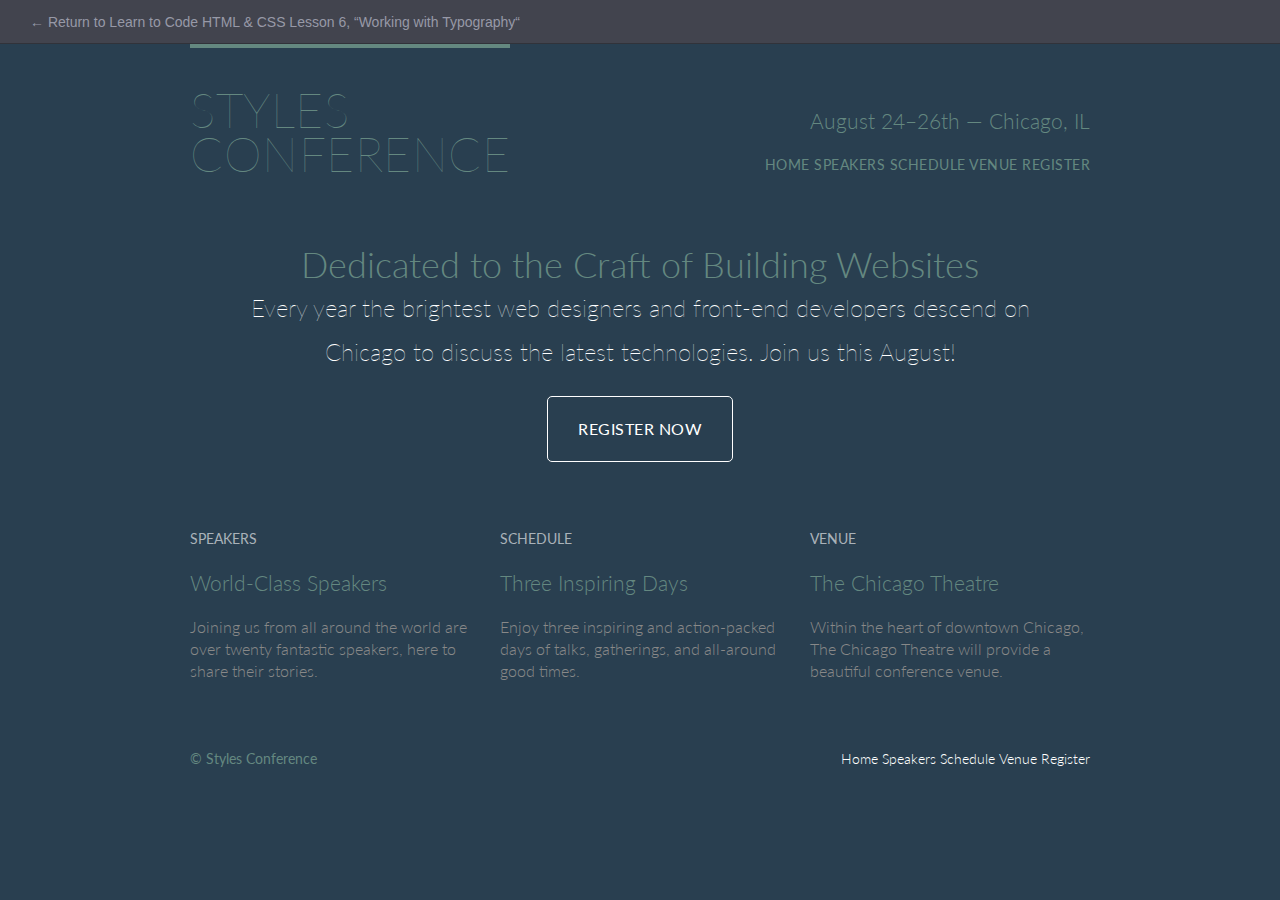
<file: typogrphy.html>
<!DOCTYPE html>
<html lang="en">
    <head>
      <meta charset="utf-8">
      <title>Styles Conference</title>
      <link rel="stylesheet" href="assets/stylesheets/main.css">
      <link rel="stylesheet" href="http://fonts.googleapis.com/css?family=Lato:100,300,400">
    </head>
  <body>

    <section class="lesson-link">
      <a href="/html-css/working-with-typography/">&larr; Return to Learn to Code HTML &amp; CSS Lesson 6, &#8220;<span>Working with Typography</span>&#8220;</a>
      <link href="//cloud.typography.com/6623692/607644/css/fonts.css" rel="stylesheet">
      <style type="text/css">.lesson-link{background:#42444e;border-bottom:1px solid #31333a;font:14px/24px "Whitney SSm A","Whitney SSm B","Lucida Grande","Lucida Sans",Verdana,Helvetica,Arial,sans-serif;padding:10px 30px 9px 30px;}.lesson-link a{color:#9799a7;text-decoration:none;}.lesson-link a:hover span{color:#fff;}</style>
      <script>var _gaq=_gaq||[];_gaq.push(['_setAccount','UA-3738010-2']);_gaq.push(['_trackPageview']);(function(){var ga=document.createElement('script');ga.type='text/javascript';ga.async=true;ga.src=('https:'==document.location.protocol?'https://ssl':'http://www')+'.google-analytics.com/ga.js';var s=document.getElementsByTagName('script')[0];s.parentNode.insertBefore(ga,s)})();</script>
    </section>


    <header class="container group">
      <h1 class="logo">
        <a href="index.html">Styles <br> Conference</a>
      </h1>
      <h3 class="tagline">August 24&ndash;26th &mdash; Chicago, IL</h3>
      <nav class="nav primary-nav">
          <a href="index.html">Home</a>
          <a href="speakers.html">Speakers</a>
          <a href="schedule.html">Schedule</a>
          <a href="venue.html">Venue</a>
          <a href="register.html">Register</a>
      </nav>
    </header>

    <section class="hero container">
      <h2>Dedicated to the Craft of Building Websites</h2>
      <p>Every year the brightest web designers and front-end developers descend on Chicago to discuss the latest technologies. Join us this August!</p>
      <a class="btn btn-alt" href="register.html">Register Now</a>
    </section>

    <section class="grid">

    <section class="teaser col-1-3">
      <a href="speakers.html">
        <h5>Speakers</h5>
        <h3>World-Class Speakers</h3>
      </a>
      <p>Joining us from all around the world are over twenty fantastic speakers, here to share their stories.</p>
      </section><section class="teaser col-1-3">
        <a href="schedule.html">
          <h5>Schedule</h5>
          <h3>Three Inspiring Days</h3>
        </a>
        <p>Enjoy three inspiring and action-packed days of talks, gatherings, and all-around good times.</p>
      </section><section class="teaser col-1-3">
        <a href="venue.html">
          <h5>Venue</h5>
          <h3>The Chicago Theatre</h3>
        </a>
        <p>Within the heart of downtown Chicago, The Chicago Theatre will provide a beautiful conference venue.</p>
      </section>
    </section>

    <footer class="primary-footer container group">
      <small>&copy; Styles Conference</small>
      <nav class="nav">
          <a href="index.html">Home</a>
          <a href="speakers.html">Speakers</a>
          <a href="schedule.html">Schedule</a>
          <a href="venue.html">Venue</a>
          <a href="register.html">Register</a>
      </nav>
    </footer>
  </body>
</html>
</file>
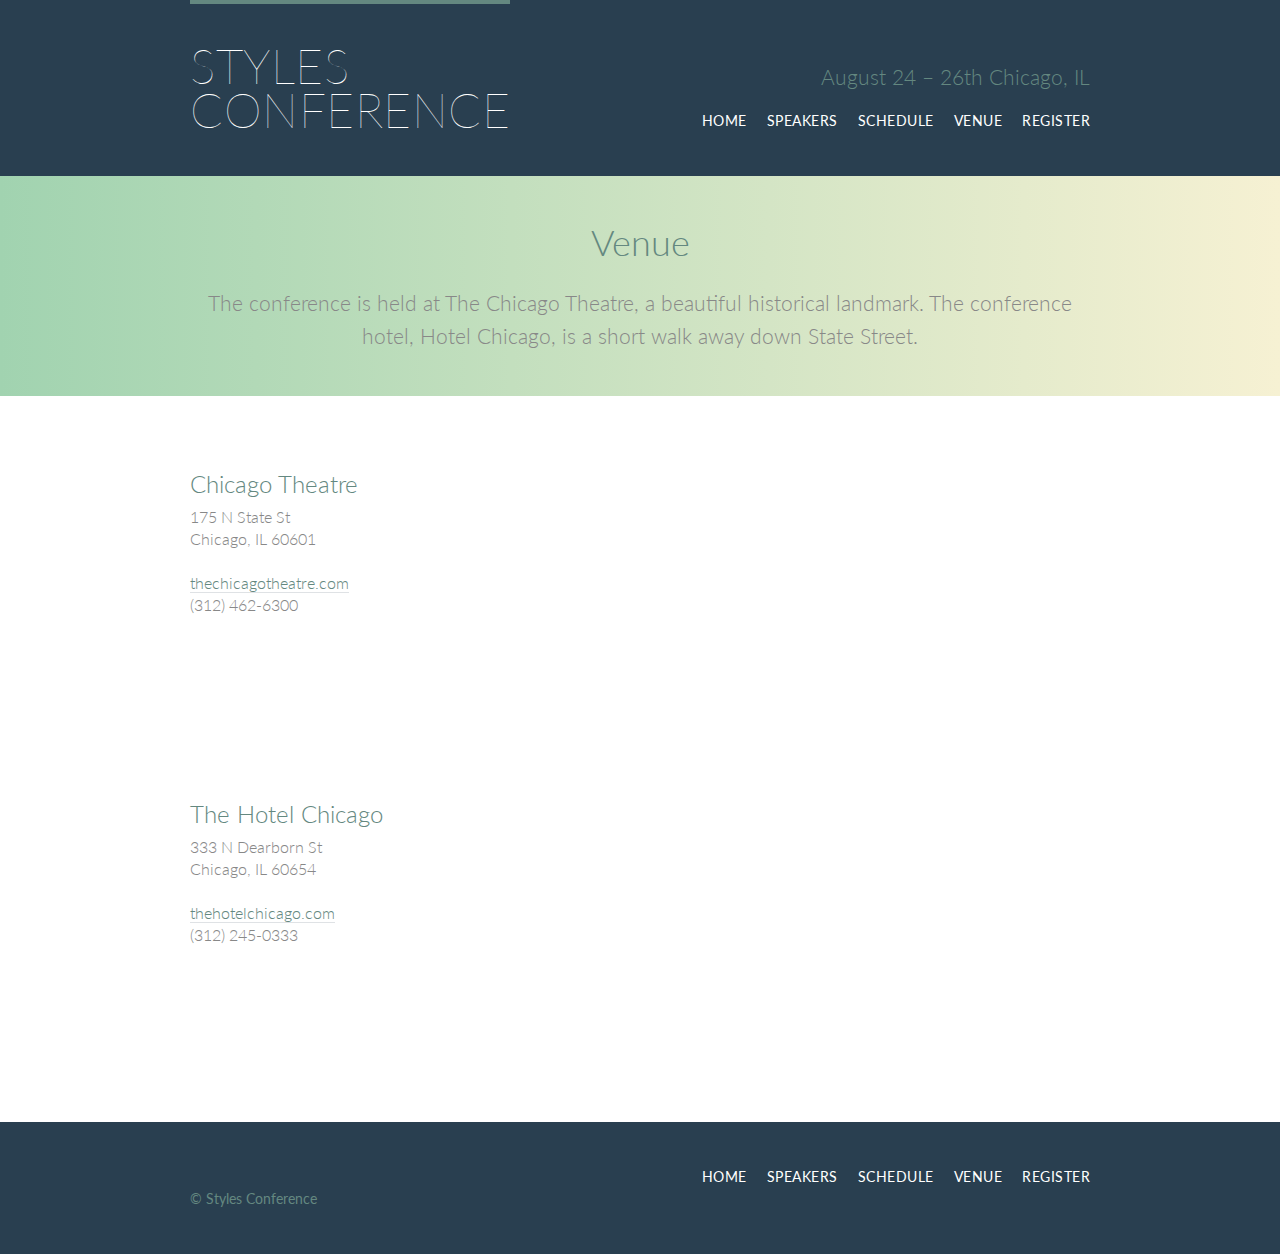
<file: venue.html>
<!DOCTYPE html>
<html lang="en">
    <head>
        <meta charset="utf-8">
        <title>Venue - Styles Conference</title>
        <link rel="stylesheet" href="assets/stylesheets/main.css">
        <link href="https://fonts.googleapis.com/css?family=Lato:100,300,400" rel="stylesheet">
    </head>

    <body>
      <!-- HEADERS -->

    <header class="primary-header container group">

      <h1 class="logo">
        <a href="index.html">Styles <br> Conference</a>
      </h1>

      <h3 class="tagline">August 24 &ndash; 26th Chicago, IL</h3>

      <nav class="nav primary-nav">
        <ul>
          <li><a href="index.html">Home</a></li><!--
       --><li><a href="speakers.html">Speakers</a></li><!--
        --><li><a href="schedule.html">Schedule</a></li><!--
        --><li><a href="venue.html">Venue</a></li><!--
        --><li><a href="register.html">Register</a></li>
        </ul>
      </nav>

    </header>

      <!-- LEAD  -->

    <section class="row-alt">
      <div class="lead container">
        <h1>Venue</h1>

          <p>The conference is held at The Chicago Theatre, a beautiful historical landmark. The conference hotel, Hotel Chicago, is a short walk away down State Street.</p>
      </div><!-- END CONTAINER -->
    </section><!-- END ROW-ALT -->


      <!-- MAIN CONTENT -->
    <section class="row">
      <div class="grid">

        <!-- Chicago Theatre  -->

        <section class="venue-theatre">

          <div class="col-1-3">
            <h2>Chicago Theatre</h2>
            <p>175 N State St <br> Chicago, IL 60601</p>
            <p>
              <a href="http://www.thechicagotheatre.com/">thechicagotheatre.com</a>
              <br> (312) 462-6300
            </p>

          </div><!-- End col-1-3

          --><iframe class="venue-map col-2-3" src="https://www.google.com/maps/embed?pb=!1m18!1m12!1m3!1d2970.342747891276!2d-87.6297580845642!3d41.88548537922155!2m3!1f0!2f0!3f0!3m2!1i1024!2i768!4f13.1!3m3!1m2!1s0x880e2ca55810a493%3A0x4700ddf60fcbfad6!2sThe+Chicago+Theatre!5e0!3m2!1sen!2sus!4v1522117256837"></iframe>


        </section><!-- END VENUE-THEATRE -->

            <!-- HOTEL CHICAGO -->

        <section class="venue-hotel">
          <div class="col-1-3">
            <h2>The Hotel Chicago</h2>
            <p>333 N Dearborn St <br> Chicago, IL 60654</p>
            <p>
              <a href="https://thehotelchicago.com/">thehotelchicago.com</a>
              <br>(312) 245-0333
            </p>
          </div><!-- End col-1-3

          --><iframe class="venue-map col-2-3" src="https://www.google.com/maps/embed?pb=!1m18!1m12!1m3!1d11881.483688952303!2d-87.63701021234483!3d41.88487936754453!2m3!1f0!2f0!3f0!3m2!1i1024!2i768!4f13.1!3m3!1m2!1s0x880e2cae21a12625%3A0x277f22d4b64d5732!2sHotel+Chicago+Downtown%2C+Autograph+Collection!5e0!3m2!1sen!2sus!4v1522118616238"></iframe>
        </section><!-- END VENUE-HOTEL -->

      </div><!-- END GRID -->
    </section><!-- END ROW -->


          <!-- FOOTER -->
    <footer class="primary-footer container group">
      <nav class="nav primary-nav">
        <ul>
          <li><a href="index.html">Home</a></li><!--
          --><li><a href="speakers.html">Speakers</a></li><!--
          --><li><a href="schedule.html">Schedule</a></li><!--
          --><li><a href="venue.html">Venue</a></li><!--
          --><li><a href="register.html">Register</a></li>
        </ul>
      </nav>
      <small>&copy Styles Conference</small>
    </footer>
  </body>
</html>
</file>
<file: assets/stylesheets/main.css>
/* http://meyerweb.com/eric/tools/css/reset/
   v2.0 | 20110126
   License: none (public domain)
*/


html, body, div, span, applet, object, iframe,
h1, h2, h3, h4, h5, h6, p, blockquote, pre,
a, abbr, acronym, address, big, cite, code,
del, dfn, em, img, ins, kbd, q, s, samp,
small, strike, strong, sub, sup, tt, var,
b, u, i, center,
dl, dt, dd, ol, ul, li,
fieldset, form, label, legend,
table, caption, tbody, tfoot, thead, tr, th, td,
article, aside, canvas, details, embed,
figure, figcaption, footer, header, hgroup,
menu, nav, output, ruby, section, summary,
time, mark, audio, video {
	margin: 0;
	padding: 0;
	border: 0;
	font-size: 100%;
	font: inherit;
	vertical-align: baseline;
}
/* HTML5 display-role reset for older browsers */
article, aside, details, figcaption, figure,
footer, header, hgroup, menu, nav, section {
	display: block;
}
body {
	line-height: 1;
}
ol, ul {
	list-style: none;
}
blockquote, q {
	quotes: none;
}
blockquote:before, blockquote:after,
q:before, q:after {
	content: '';
	content: none;
}
table {
	border-collapse: collapse;
	border-spacing: 0;
}

/* =================================================
		CUSTOM STYLES
==================================================== */
/* * {
	border: 1px solid red !important;
} */

body {
	background: #293f50;
	color: #888;
	font: 300 16px/22px "Lato", "Open Sans", "Helvetica Neue", Helvetica, Arial, sans-serif;
}

/* ================================================
		GRID
=================================================== */
*,
*:before,
*:after {
	-webkit-box-sizing: border-box;
	-moz-box-sizing: border-box;
		box-sizing: border-box;
}

.container,
.grid  {
	margin: 0 auto;
	width: 960px;
}

.container {
	padding-left: 30px;
	padding-right: 30px;
}

.grid,
.col-1-3,
.col-2-3 {
	padding-left: 15px;
	padding-right: 15px;
}

.col-1-3,
.col-2-3 {
	display: inline-block;
	vertical-align: top;
}

.col-1-3 {
	width: 33.33%;
}

.col-2-3 {
	width: 66.66%;
}

/* =================================================
								CLEARFIX
==================================================== */
.group:before,
.group:after {
	content: "";
	display: table;
}

.group:after {
	clear: both;
}

.group {
	clear: both;
	*zoom: 1;
}

/* =================================================
									ROWS
==================================================== */
.row,
.row-alt {
	min-width: 960px;
}

.row {
	background: #fff;
	padding: 66px 0 44px 0;
}

.row-alt {
	background: #cbe2c1;
	background: -webkit-linear-gradient(to right, #a1d3b0, #f6f1d3);
	background: -moz-linear-gradient(to right, #a1d3b0, #f6f1d3);
	background: linear-gradient(to right, #a1d3b0, #f6f1d3);
	padding: 44px 0 22px 0;
}

/* =================================================
					TYPOGRAPHY
==================================================== */

h1, h2, h3, h4 {
	color: #648880;
}

h1, h3, h4, h5, p {
	margin-bottom: 22px;
}

h1 {
	font-size: 36px;
	line-height: 44px;
}

h2 {
	font-size: 24px;
	line-height: 44px;
}

h3 {
	font-size: 21px;
}

h4 {
	font-size: 18px;
}

h5 {
	color: #a9b2b9;
	font-size: 14px;
	font-weight: 400;
	text-transform: uppercase;
}

strong {
	font-weight: 400;
}

cite, em {
	font-style: italic;
}

/* =================================================
									LEADS
==================================================== */
.lead {
	text-align: center;
}

.lead p {
	font-size: 21px;
	line-height: 33px;
}
/* =================================================
									LINKS
==================================================== */
a {
	color:#648880;
	text-decoration: none;
}

a:hover {
	color: #a9b2b9;
}

p a {
	border-bottom: 1px solid #dfe2e5;
}

.primary-header a,
.primary-footer a {
	color: #fff;
}

.primary-header a:hover,
.primary-footer a:hover {
	color: #648880;
}

/* =================================================
								BUTTONS
==================================================== */

.btn {
	border-radius: 5px;
	color: #fff;
	cursor: pointer;
	display: inline-block;
	font-weight: 400;
	letter-spacing: .5px;
	margin: 0;
	text-transform: uppercase;
}

.btn-default {
	border: 0;
	background: #648880;
	padding: 11px 30px;
	font-size: 14px;
}

.btn-default:hover {
	background: #77a198;
}

.btn-alt {
	border: 1px solid #fff;
	padding: 10px 30px;
}

.btn-alt:hover {
	background: #fff;
	color: #648880;
}



/* =================================================
	  					PRIMARY HEADER
==================================================== */
.logo {
	border-top: 4px solid #648880;
	float: left;
	font-size: 48px;
	font-weight: 100;
	letter-spacing: .5px;
	line-height: 44px;
	padding: 40px 0 22px 0;
	text-transform: uppercase;
}

.tagline {
	margin: 66px 0 22px 0;
	text-align: right;
}

.primary-nav {
	font-size: 14px;
	font-weight: 400;
	letter-spacing: .5px;
	text-transform: uppercase;
}

/* =================================================
	  					PRIMARY FOOTER
==================================================== */

.primary-footer {
	color: #648880;
	font-size: 14px;
	padding-bottom: 44px;
	padding-top: 44px;
}

.primary-footer small {
	float: left;
	font-weight: 400;
}

/* =================================================
	 						NAVIGATION
==================================================== */

.nav {
	text-align: right;
}

.nav li {
	display: inline-block;
	margin: 0 10px;
	vertical-align: top;
}

.nav li:last-child {
	margin-right: 0;
}

/* =================================================
									HOME
==================================================== */
.hero {
	color: #fff;
	line-height: 44px;
	padding: 22px 80px 66px 80px;
	text-align: center;
}

.hero h2 {
	font-size: 36px;
}

.hero p {
	font-size: 24px;
	font-weight: 100;
}

.teaser a:hover h3 {
	color: #a9b2b9;
}

.teaser img {
	border-radius: 5px;
	display: block;
	margin-bottom: 22px;
	max-width: 100%;
}

/* =================================================
							SPEAKERS
==================================================== */
.speaker {
		margin-bottom: 44px;
}
.speaker-info {
	border: 1px solid #dfe2e5;
	border-radius: 5px;
	margin-top: 88px;
	padding-bottom: 22px;
	text-align: center;
}

.speaker-info img {
	border-radius: 50%;
	height: 130px;
	margin: -66px 0 22px 0;
	vertical-align: top;
}

/* =================================================
							SCHEDULE
==================================================== */

table {
	margin-bottom: 44px;
	width: 100%
}

table:last-child {
	margin-bottom: 0;
}

th,
td {
	padding-bottom: 22px;
	vertical-align: top;
}

th {
	padding-right: 45px;
	text-align: right;
	width: 20%;
}

td {
	width: 40%;
}

thead {
	line-height: 44px;
}

thead th {
	color: #648880;
	font-size: 24px;
}

tbody th {
	color: #a9b2b9;
	font-size: 16px;
	font-weight: 400;
	padding-top: 22px;
	text-transform: uppercase;
}

tbody td {
	border-top: 1px solid #def2e5;
	padding-top: 21px;
}

tbody td:first-of-type {
	padding-right: 15px;
}

tbody td:last-of-type {
	padding-left: 15px;
}

tbody td:only-of-type {
	padding-left: 0;
	padding-right: 0;
}

table a {
	color: #888;
}

table h4 {
	margin-bottom: 0;
}

.schedule-offset {
	color: #a9b2b9;
}

/* =================================================
							VENUE
==================================================== */
.venue-theatre {
	margin-bottom: 66px;
}

.venue-hotel {
	margin-bottom: 22px;
}

.venue-map {
	height: 264px;
}

/* =================================================
							Register
==================================================== */
.why-attend {
	list-style: square;
	margin: 0 0 22px 30px;
}

form {
	margin-bottom: 22px;
}

input,
select,
textarea {
	font: 300 16px/22px "Lato", "Open Sans", "Helvetica Neue", Helvetica, Arial, sans-serif;
}

.register-group label {
	color: #648880;
	cursor: pointer;
	font-weight: 400;
}

.register-group input,
.register-group select,
.register-group textarea {
	border: 1px solid #c6c9cc;
	border-radius: 5px;
	color: #888;
	display: block;
	margin: 5px 0 27px 0;
	padding: 5px 8px;
}

.register-group input,
.register-group textarea {
	width: 100%;
}

.register-group select {
	height: 34px;
	width: 60px;
}

.register-group textarea {
	height: 78px;
}
</file>
